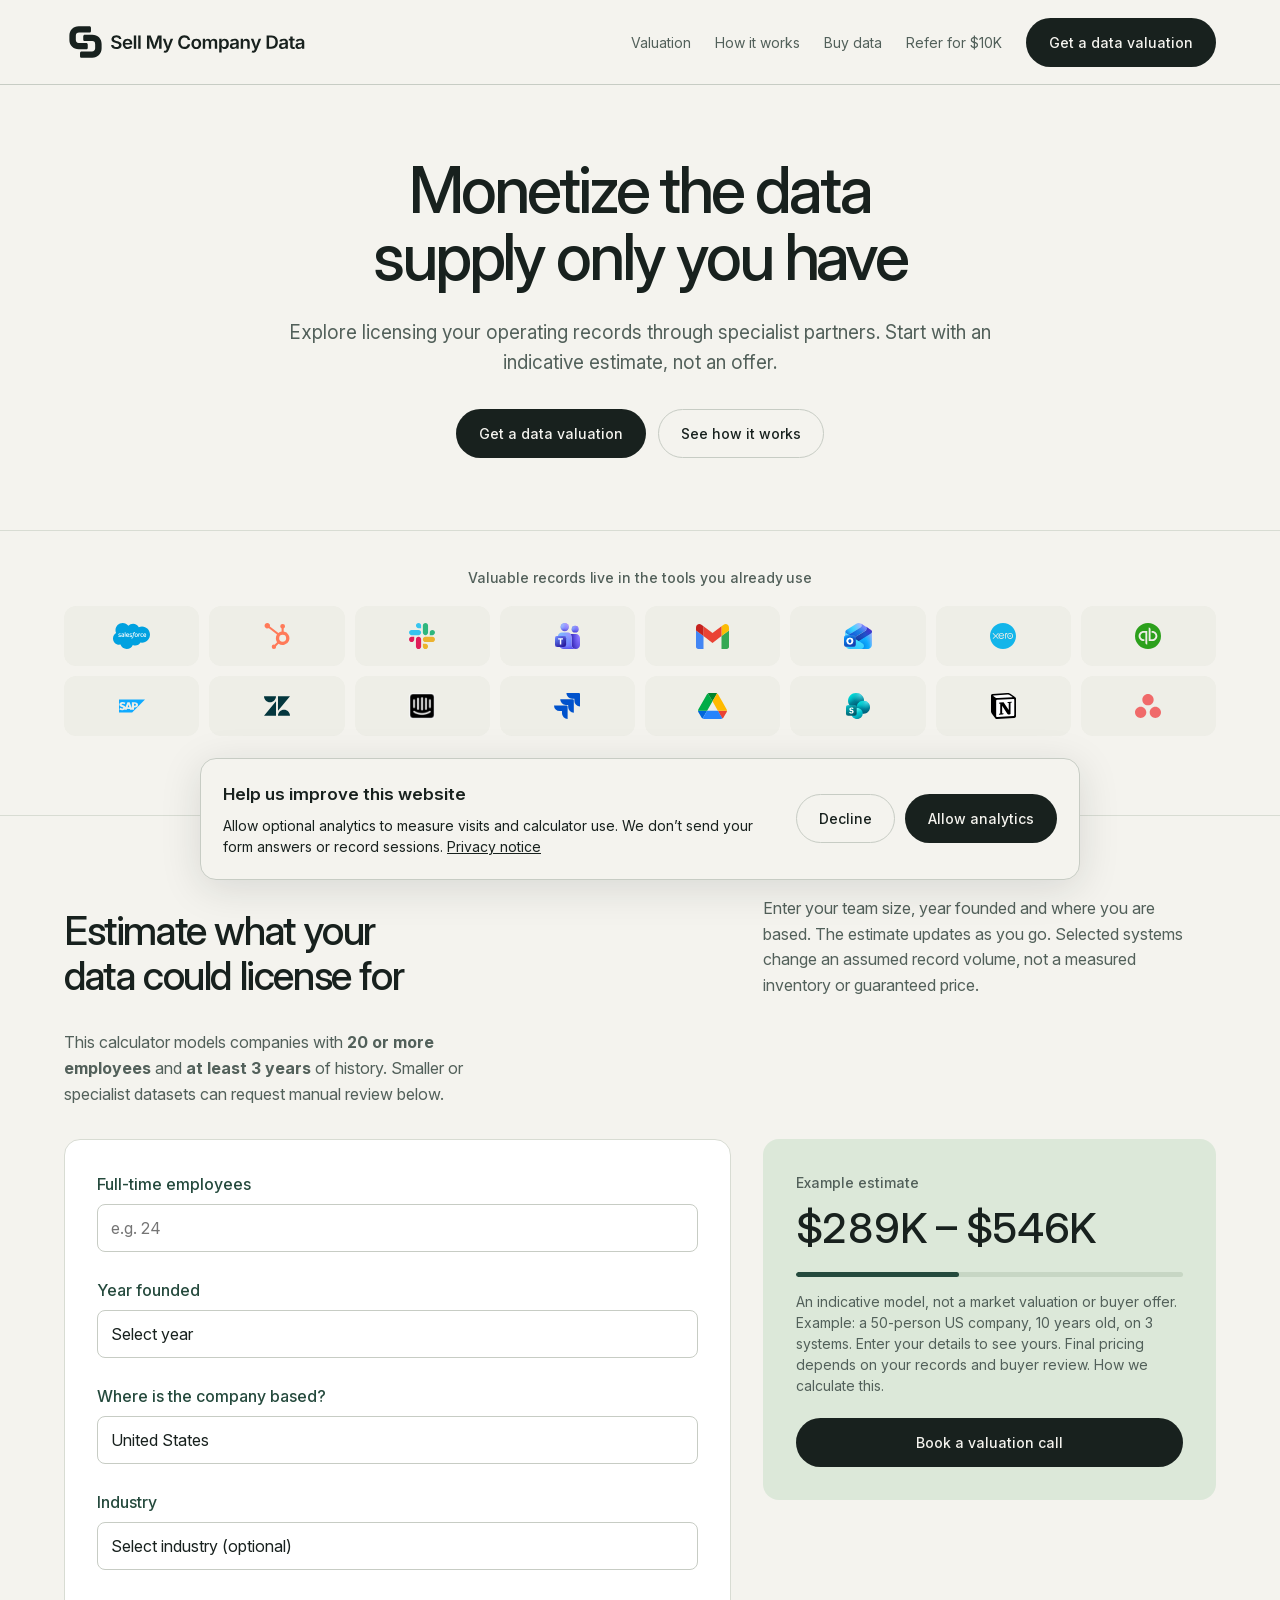
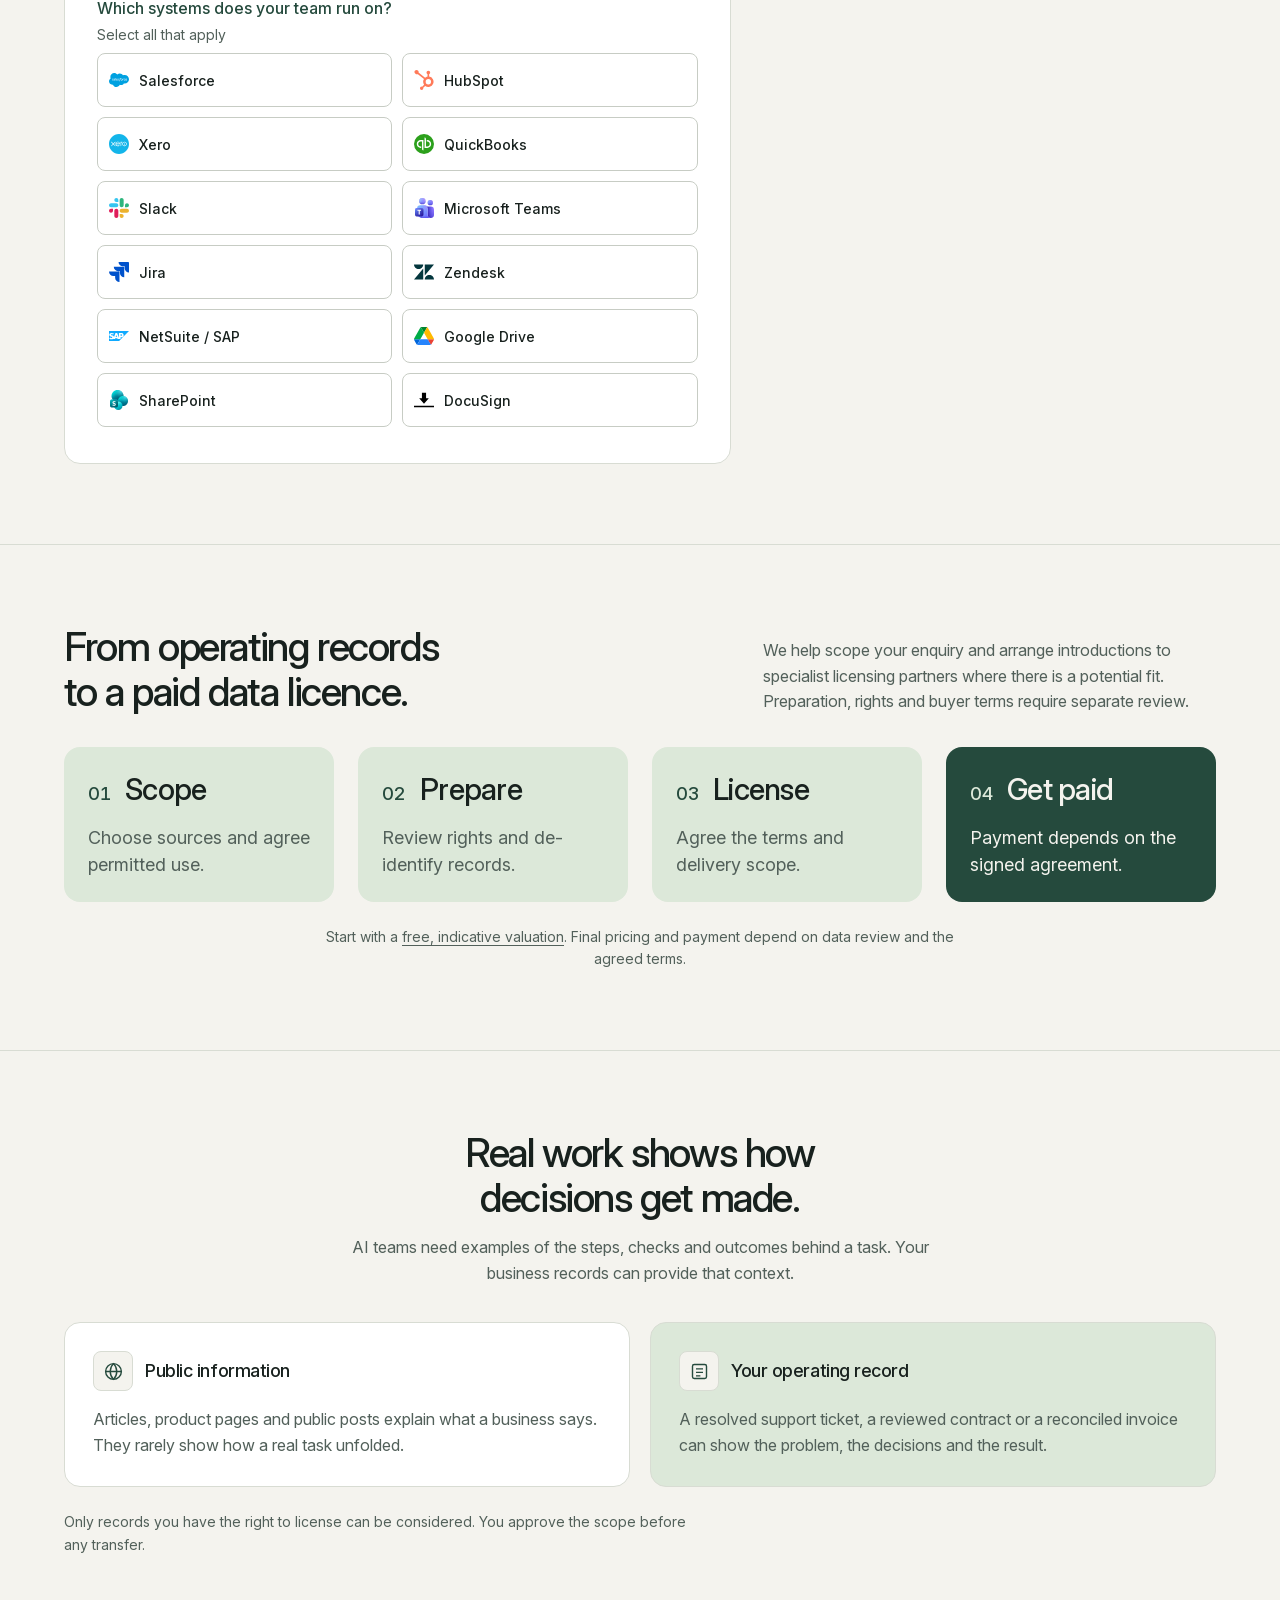
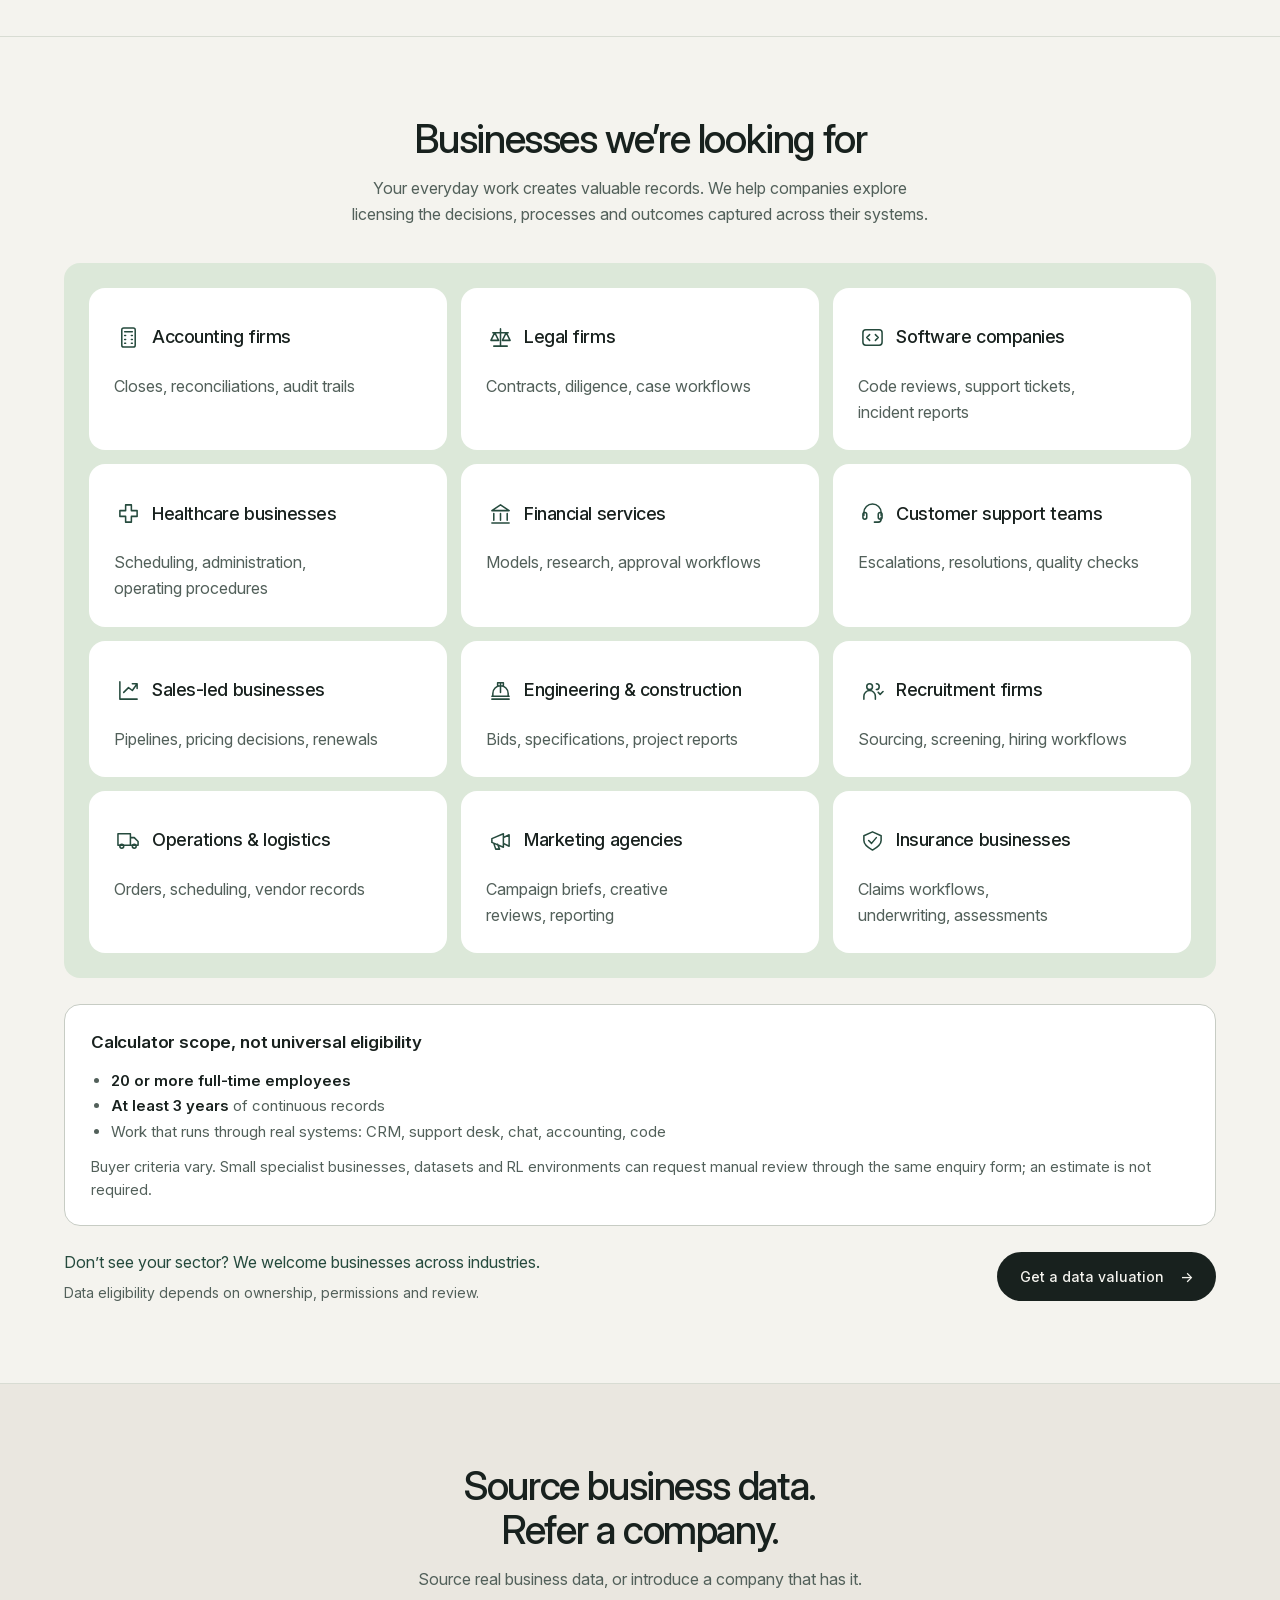
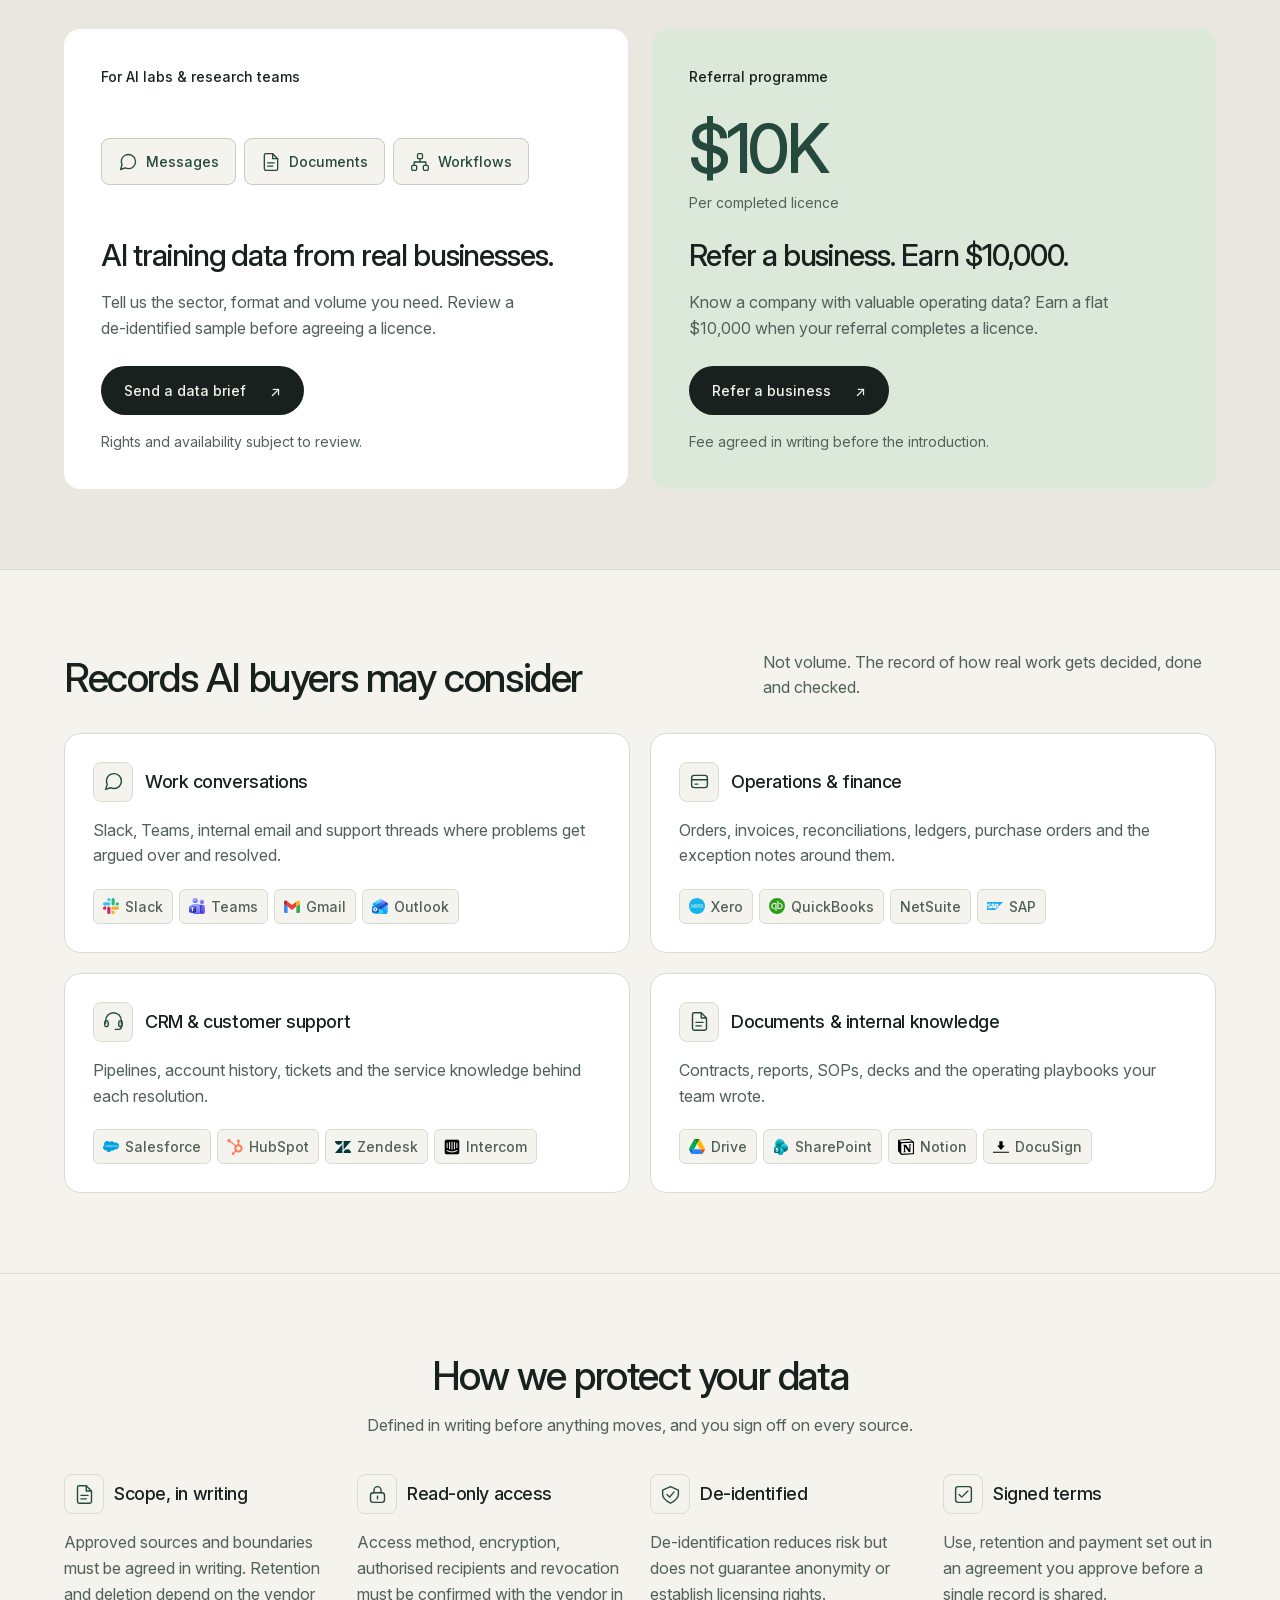
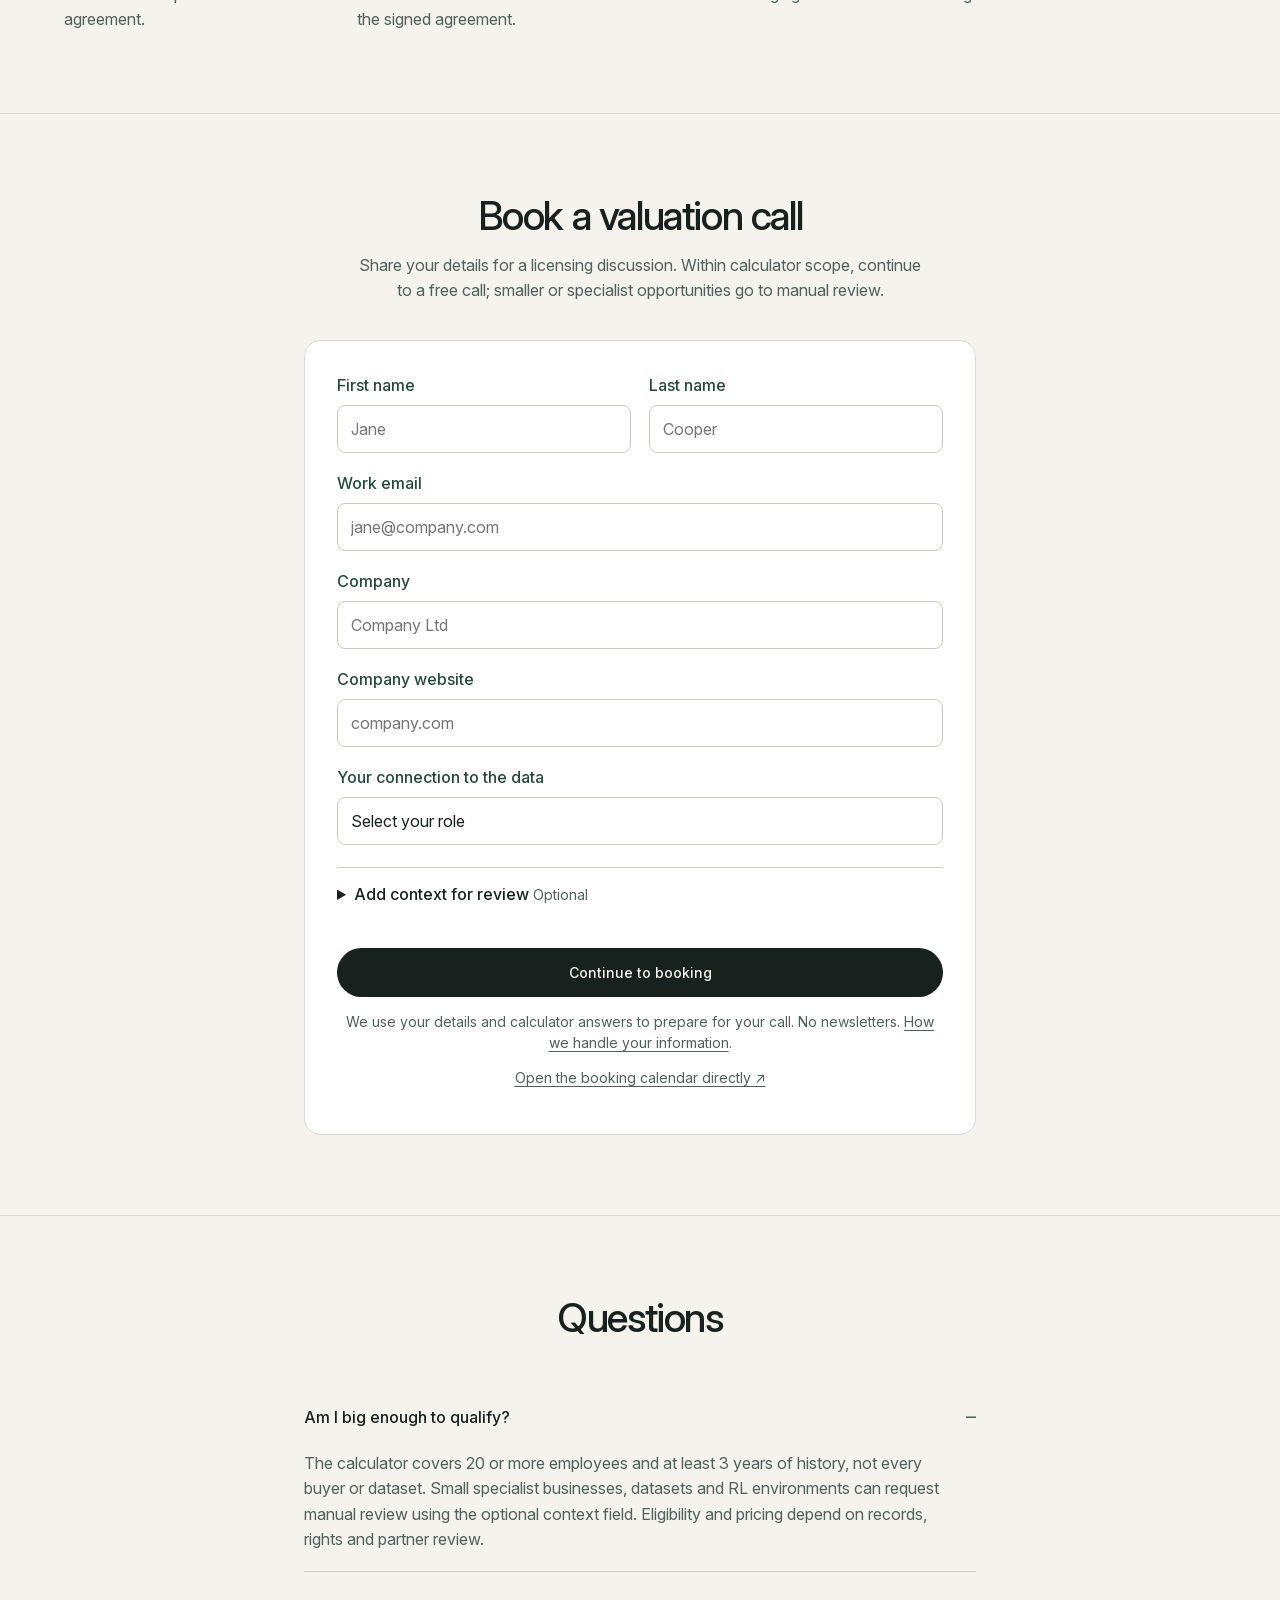
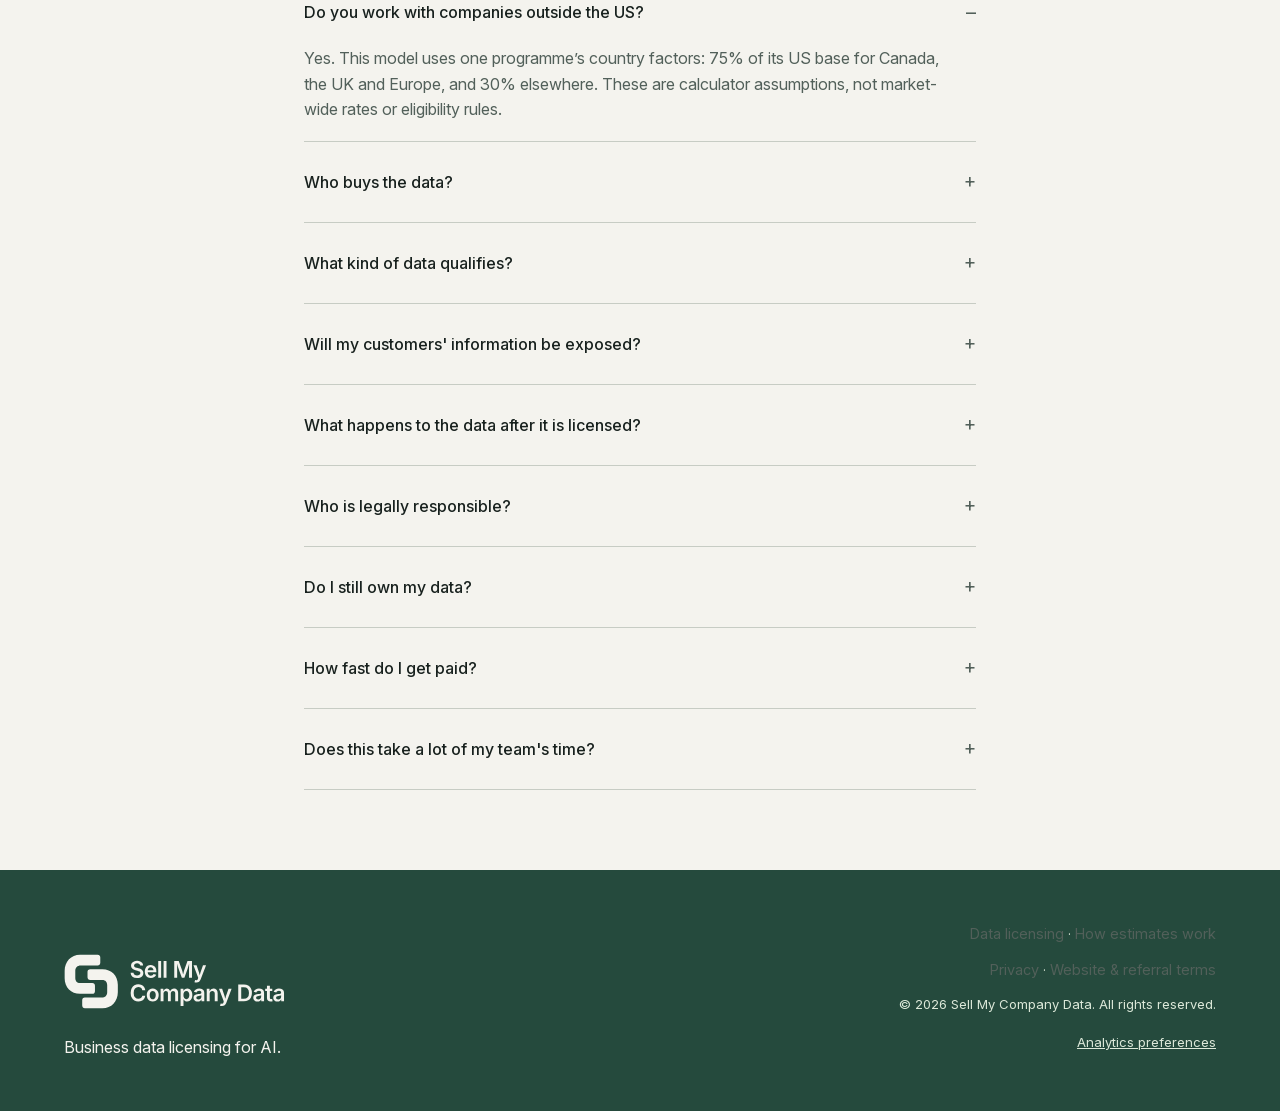
<file: index.html>
<!DOCTYPE html>
<html lang="en">
<head>
<meta charset="utf-8">
<meta name="viewport" content="width=device-width, initial-scale=1, viewport-fit=cover">
<meta name="theme-color" content="#F4F3EE">
<meta name="apple-mobile-web-app-capable" content="yes">
<meta name="mobile-web-app-capable" content="yes">
<meta name="apple-mobile-web-app-title" content="Sell My Company Data">
<meta name="apple-mobile-web-app-status-bar-style" content="default">
<meta name="format-detection" content="telephone=no">
<title>License Your Company Data to AI Labs | Sell My Company Data</title>
<meta name="description" content="Explore licensing your company’s operating data to AI labs. Get a valuation, agree the scope and keep ownership of your data.">
<link rel="canonical" href="https://sellmycompanydata.com/">
<meta property="og:type" content="website">
<meta property="og:site_name" content="Sell My Company Data">
<meta property="og:title" content="License Your Company Data to AI Labs | Sell My Company Data">
<meta property="og:description" content="Explore licensing your company’s operating data to AI labs. Get a valuation, agree the scope and keep ownership of your data.">
<meta property="og:url" content="https://sellmycompanydata.com/">
<meta name="twitter:card" content="summary_large_image">
<meta name="twitter:title" content="License Your Company Data to AI Labs | Sell My Company Data">
<meta name="twitter:description" content="Explore licensing your company’s operating data to AI labs. Get a valuation, agree the scope and keep ownership of your data.">
<meta property="og:image" content="https://sellmycompanydata.com/assets/brand/seller-link-preview.png?v=20261013-2">
<meta property="og:image:width" content="1730">
<meta property="og:image:height" content="909">
<meta property="og:image:alt" content="Get paid for the data your business already creates. $20K–$5M. Keep ownership and approve what you share. Subject to eligibility, data review and agreed terms.">
<meta name="twitter:image" content="https://sellmycompanydata.com/assets/brand/seller-link-preview.png?v=20261013-2">
<link rel="icon" href="/favicon.ico?v=exchange-2" sizes="any">
<link rel="icon" href="/favicon-32.png?v=exchange-2" sizes="32x32" type="image/png">
<link rel="icon" href="/favicon.svg?v=exchange-2" type="image/svg+xml">
<link rel="apple-touch-icon" href="/apple-touch-icon.png?v=exchange-2" sizes="180x180">
<script type="application/ld+json">
{
  "@context": "https://schema.org",
  "@graph": [
    {
      "@type": "Organization",
      "@id": "https://sellmycompanydata.com/#organization",
      "name": "Sell My Company Data",
      "url": "https://sellmycompanydata.com/",
      "logo": {
        "@type": "ImageObject",
        "url": "https://sellmycompanydata.com/assets/brand/horizontal-ink.svg"
      },
      "description": "Business data licensing and indicative valuation for companies, AI labs and research teams."
    },
    {
      "@type": "WebSite",
      "@id": "https://sellmycompanydata.com/#website",
      "name": "Sell My Company Data",
      "url": "https://sellmycompanydata.com/",
      "publisher": {
        "@id": "https://sellmycompanydata.com/#organization"
      },
      "inLanguage": "en"
    },
    {
      "@type": "WebPage",
      "@id": "https://sellmycompanydata.com/#webpage",
      "url": "https://sellmycompanydata.com/",
      "name": "License Your Company Data to AI Labs | Sell My Company Data",
      "description": "Explore licensing your company’s operating data to AI labs. Get a valuation, agree the scope and keep ownership of your data.",
      "isPartOf": {
        "@id": "https://sellmycompanydata.com/#website"
      },
      "about": {
        "@id": "https://sellmycompanydata.com/#organization"
      },
      "inLanguage": "en"
    },
    {
      "@type": "Service",
      "@id": "https://sellmycompanydata.com/#service",
      "name": "Company data valuation and licensing",
      "url": "https://sellmycompanydata.com/",
      "provider": {
        "@id": "https://sellmycompanydata.com/#organization"
      },
      "description": "Turn your company’s operational data into revenue. Get a free indicative valuation and explore licensing de-identified business records to AI teams.",
      "serviceType": "Business data licensing"
    },
    {
      "@type": "FAQPage",
      "@id": "https://sellmycompanydata.com/#faq",
      "mainEntity": [
        {
          "@type": "Question",
          "name": "Am I big enough to qualify?",
          "acceptedAnswer": {
            "@type": "Answer",
            "text": "The calculator covers 20 or more employees and at least 3 years of history, not every buyer or dataset. Small specialist businesses, datasets and RL environments can request manual review using the optional context field. Eligibility and pricing depend on records, rights and partner review."
          }
        },
        {
          "@type": "Question",
          "name": "Do you work with companies outside the US?",
          "acceptedAnswer": {
            "@type": "Answer",
            "text": "Yes. This model uses one programme’s country factors: 75% of its US base for Canada, the UK and Europe, and 30% elsewhere. These are calculator assumptions, not market-wide rates or eligibility rules."
          }
        },
        {
          "@type": "Question",
          "name": "Who buys the data?",
          "acceptedAnswer": {
            "@type": "Answer",
            "text": "We help arrange introductions to specialist licensing partners that assess data for AI training and evaluation. We do not claim direct contracts with frontier labs or guarantee a buyer. Recipients, confidentiality and permitted use must be agreed in writing."
          }
        },
        {
          "@type": "Question",
          "name": "What kind of data qualifies?",
          "acceptedAnswer": {
            "@type": "Answer",
            "text": "Operational records from the tools your team uses daily: CRM pipelines, support tickets, contracts, invoices, project boards, SOPs and internal docs. Suitability depends on reasoning depth, continuity, scarcity, rights and the buyer’s requirements, not headcount alone."
          }
        },
        {
          "@type": "Question",
          "name": "Will my customers' information be exposed?",
          "acceptedAnswer": {
            "@type": "Answer",
            "text": "De-identification reduces risk but does not guarantee anonymity or establish licensing rights. Review personal data, confidentiality and third-party permissions before sharing. The vendor agreement must define safeguards, recipients and restrictions on re-identification."
          }
        },
        {
          "@type": "Question",
          "name": "What happens to the data after it is licensed?",
          "acceptedAnswer": {
            "@type": "Answer",
            "text": "The signed vendor agreement governs use, access, retention and deletion. Do not assume copies or trained models will be deleted at the end of a term. Renewal or resale is not automatic; rights, exclusivity and buyer demand must be reviewed again."
          }
        },
        {
          "@type": "Question",
          "name": "Who is legally responsible?",
          "acceptedAnswer": {
            "@type": "Answer",
            "text": "Responsibilities and warranties depend on the signed agreement and applicable law. Ownership of a system does not by itself give you rights to license every record in it. Review third-party, client and regulated material with appropriate legal advice before sharing."
          }
        },
        {
          "@type": "Question",
          "name": "Do I still own my data?",
          "acceptedAnswer": {
            "@type": "Answer",
            "text": "Yes. This is a licence, not a sale. You keep ownership and the licence is bounded by scope, permitted use and duration."
          }
        },
        {
          "@type": "Question",
          "name": "How fast do I get paid?",
          "acceptedAnswer": {
            "@type": "Answer",
            "text": "There is no guaranteed offer, sale or payment timeline. Review, acceptance, delivery and payment milestones depend on the licensing partner and the signed agreement."
          }
        },
        {
          "@type": "Question",
          "name": "Does this take a lot of my team's time?",
          "acceptedAnswer": {
            "@type": "Answer",
            "text": "Start with a scope discussion. Any export or access, preparation work and de-identification responsibilities must be agreed with the licensing partner before records are shared."
          }
        }
      ]
    }
  ]
}
</script>
<!-- Cloudflare Web Analytics (no cookies, no consent banner needed) -->
<script defer src='https://static.cloudflareinsights.com/beacon.min.js' data-cf-beacon='{"token": "9be904b9d4cc49a1a1bfdaea47fd9573"}'></script>
<!-- End Cloudflare Web Analytics -->
<link rel="stylesheet" href="/styles.css?v=gate-1">
<link rel="stylesheet" href="/responsive.css?v=20261008-cards">
<script defer src="/navigation.js"></script>
<link rel="stylesheet" href="/polish.css?v=3">
<script defer src="/polish.js?v=2"></script>
<link rel="stylesheet" href="/typography.css?v=3">
<link rel="preload" href="/assets/fonts/InterVariable.woff2" as="font" type="font/woff2" crossorigin>
<link rel="stylesheet" href="/brand.css?v=licensing-5">
<link rel="stylesheet" href="/audit.css?v=1">
<script defer src="/site-events.js?v=2"></script>
<script defer src="/attribution.js?v=1"></script>
<meta name="twitter:image:alt" content="Get paid for the data your business already creates. $20K–$5M. Keep ownership and approve what you share. Subject to eligibility, data review and agreed terms.">
<meta name="robots" content="index, follow, max-image-preview:large, max-snippet:-1, max-video-preview:-1">
<link rel="stylesheet" href="/analytics.css?v=1">
<script defer src="/analytics-config.js?v=2"></script>
<script defer src="/analytics.js?v=1"></script>
<link rel="stylesheet" href="/mobile.css?v=20261011-calc">
</head>
<body class="seller-page">

<header><div class="wrap">
  <a class="brand" href="#top"><img src="/assets/brand/horizontal-ink.svg" alt="Sell My Company Data" width="252" height="44"></a>
  <button class="menu-toggle" type="button" aria-controls="site-nav" aria-expanded="false" aria-label="Open menu"><svg width="20" height="20" viewBox="0 0 20 20" fill="none" aria-hidden="true"><path d="M4 7h12M4 13h12" stroke="currentColor" stroke-width="1.6" stroke-linecap="round"/></svg></button>
  <nav id="site-nav" aria-label="Main navigation">
    <a href="#value">Valuation</a>
    <a href="#how">How it works</a>
    <a href="/buyers/">Buy data</a>
    <a href="/refer/">Refer for $10K</a>
    <a class="btn btn-primary" href="#value">Get a data valuation</a>
  </nav>
</div></header>
<nav class="mobile-routes" aria-label="Main destinations"><a href="/"><svg viewBox="0 0 24 24" width="22" height="22" fill="none" stroke="currentColor" stroke-width="1.7" stroke-linecap="round" stroke-linejoin="round" aria-hidden="true"><path d="M4 7h16v13H4zM8 7V4h8v3M4 12h16M10 12v3h4v-3"/></svg><span>Sell data</span></a><a href="/buyers/"><svg viewBox="0 0 24 24" width="22" height="22" fill="none" stroke="currentColor" stroke-width="1.7" stroke-linecap="round" stroke-linejoin="round" aria-hidden="true"><circle cx="10" cy="10" r="6"/><path d="m15 15 5 5"/></svg><span>Buy data</span></a><a href="/refer/"><svg viewBox="0 0 24 24" width="22" height="22" fill="none" stroke="currentColor" stroke-width="1.7" stroke-linecap="round" stroke-linejoin="round" aria-hidden="true"><path d="M20 12v8H4v-8M3 8h18v4H3zM12 8v12"/><path d="M12 8H8a3 3 0 1 1 3-3l1 3Zm0 0h4a3 3 0 1 0-3-3l-1 3Z"/></svg><span>Refer for $10K</span></a></nav>

<div class="appbar" id="appbar">
  <div class="appbar-inner">
    <div class="est">
      <div class="k" id="appbar-label">Example estimate</div>
      <div class="v" id="appbar-v">$289K &ndash; $546K</div>
    </div>
    <a class="btn btn-primary" id="appbar-btn" href="#apply">Book a call</a>
  </div>
</div>

<main>
<div class="hero wrap exchange-hero" id="top">
 <div class="hero-copy">
  <h1><span class="desktop-heading">Monetize the data<br> supply only you have</span><span class="mobile-heading">Get paid for your company data</span></h1>
  <p>Explore licensing your operating records through specialist partners. Start with an indicative estimate, not an offer.</p>
  <div class="actions">
    <a class="btn btn-primary btn-lg" href="#value">Get a data valuation</a>
    <a class="btn btn-ghost btn-lg" href="#how">See how it works</a>
  </div>
 </div>
</div>

<section class="logoband">
  <div class="wrap">
    <p class="logoband-label">Valuable records live in the tools you already use</p>
    <div class="logowall">
      <div class="logotile"><img src="/logos/salesforce.svg" alt="Salesforce" loading="lazy" width="104" height="26"></div>
      <div class="logotile"><img src="/logos/hubspot.svg" alt="HubSpot" loading="lazy" width="104" height="26"></div>
      <div class="logotile"><img src="/logos/slack.svg" alt="Slack" loading="lazy" width="104" height="26"></div>
      <div class="logotile"><img src="/logos/microsoftteams.svg" alt="Microsoft Teams" loading="lazy" width="104" height="26"></div>
      <div class="logotile"><img src="/logos/gmail.svg" alt="Gmail" loading="lazy" width="104" height="26"></div>
      <div class="logotile"><img src="/logos/outlook.svg" alt="Microsoft Outlook" loading="lazy" width="104" height="26"></div>
      <div class="logotile"><img src="/logos/xero.svg" alt="Xero" loading="lazy" width="104" height="26"></div>
      <div class="logotile"><img src="/logos/quickbooks.svg" alt="QuickBooks" loading="lazy" width="104" height="26"></div>
      <div class="logotile"><img src="/logos/sap.svg" alt="SAP" loading="lazy" width="104" height="26"></div>
      <div class="logotile"><img src="/logos/zendesk.svg" alt="Zendesk" loading="lazy" width="104" height="26"></div>
      <div class="logotile"><img src="/logos/intercom.png" alt="Intercom" loading="lazy" width="104" height="26"></div>
      <div class="logotile"><img src="/logos/jira.svg" alt="Jira" loading="lazy" width="104" height="26"></div>
      <div class="logotile"><img src="/logos/googledrive.svg" alt="Google Drive" loading="lazy" width="104" height="26"></div>
      <div class="logotile"><img src="/logos/sharepoint.svg" alt="SharePoint" loading="lazy" width="104" height="26"></div>
      <div class="logotile"><img src="/logos/notion.svg" alt="Notion" loading="lazy" width="104" height="26"></div>
      <div class="logotile"><img src="/logos/asana.svg" alt="Asana" loading="lazy" width="104" height="26"></div>
    </div>
    <p class="logowall-note">Read-only access. Nothing leaves your systems until you approve the scope.</p>
  </div>
</section>

<section id="value">
  <div class="wrap">
    <div class="sec-head">
      <h2>Estimate what your data could license for</h2>
      <p>Enter your team size, year founded and where you are based. The estimate updates as you go. Selected systems change an assumed record volume, not a measured inventory or guaranteed price.</p>
      <p class="bar-note">This calculator models companies with <b>20 or more employees</b> and <b>at least 3 years</b> of history. Smaller or specialist datasets can request manual review below.</p>
    </div>
    <div class="calc">
      <div class="result">
        <div class="k" id="estimate-label">Example estimate</div>
        <div class="val" id="range" role="status" aria-live="polite" aria-atomic="true">$289K &ndash; $546K</div>
        <div class="bar" id="bar-wrap"><i id="bar"></i></div>
        <div class="note" id="estimate-note">An indicative model, not a market valuation or buyer offer. <span id="estimate-hint">Example: a 50-person US company, 10 years old, on 3 systems. Enter your details to see yours. </span>Final pricing depends on your records and buyer review. <a href="/data-valuation/">How we calculate this</a>.</div>
        <p class="note estimate-detail" id="estimate-detail" hidden></p>
        <div id="notfit" hidden>
          <p class="notfit-h">Outside the calculator scope</p>
          <p>This model only estimates companies with <b>20 or more employees</b> and <b>at least 3 years</b> of history. This is not a universal buyer rule.</p>
          <p>Small specialist businesses, datasets and reinforcement-learning (RL) environments can request manual review. Use the optional context field below to describe your records, history and rights. Review does not guarantee eligibility or an offer.</p>
        </div>
        <a class="btn btn-primary btn-block" id="calc-cta" href="#apply">Book a valuation call</a>
      </div>
      <div class="panel">
        <div class="field">
          <label for="emp">Full-time employees</label>
          <input id="emp" type="number" min="1" step="1" inputmode="numeric" placeholder="e.g. 24">
        </div>
        <div class="field">
          <label for="yr">Year founded</label>
          <select id="yr"></select>
        </div>
        <div class="field">
          <label for="ctry">Where is the company based?</label>
          <select id="ctry">
            <option value="us">United States</option>
            <option value="ca">Canada</option>
            <option value="uk">United Kingdom</option>
            <option value="eu">Europe (EU, EEA or Switzerland)</option>
            <option value="anz">Australia or New Zealand</option>
            <option value="other">Somewhere else</option>
          </select>
        </div>
        <div class="field">
          <label for="ind">Industry</label>
          <select id="ind">
            <option value="">Select industry (optional)</option><option value="General / other">General / other</option>
            <option value="Accounting &amp; bookkeeping">Accounting &amp; bookkeeping</option>
            <option value="Legal">Legal</option>
            <option value="Healthcare">Healthcare</option>
            <option value="Chemistry &amp; materials">Chemistry &amp; materials</option>
            <option value="Semiconductors">Semiconductors</option>
            <option value="Manufacturing">Manufacturing</option>
            <option value="Logistics &amp; 3PL">Logistics &amp; 3PL</option>
            <option value="Financial services">Financial services</option>
            <option value="Software &amp; SaaS">Software &amp; SaaS</option>
          </select>
        </div>
        <div class="field" style="margin-bottom:4px">
          <label>Which systems does your team run on? <span class="hint">Select all that apply</span></label>
          <div class="chips" id="sys">
            <button type="button" class="chip system-choice"><span class="brand-mark"><img src="/logos/salesforce.svg" alt="" width="20" height="20"></span><span>Salesforce</span></button>
            <button type="button" class="chip system-choice"><span class="brand-mark"><img src="/logos/hubspot.svg" alt="" width="20" height="20"></span><span>HubSpot</span></button>
            <button type="button" class="chip system-choice"><span class="brand-mark"><img src="/logos/xero.svg" alt="" width="20" height="20"></span><span>Xero</span></button>
            <button type="button" class="chip system-choice"><span class="brand-mark"><img src="/logos/quickbooks.svg" alt="" width="20" height="20"></span><span>QuickBooks</span></button>
            <button type="button" class="chip system-choice"><span class="brand-mark"><img src="/logos/slack.svg" alt="" width="20" height="20"></span><span>Slack</span></button>
            <button type="button" class="chip system-choice"><span class="brand-mark"><img src="/logos/microsoftteams.svg" alt="" width="20" height="20"></span><span>Microsoft Teams</span></button>
            <button type="button" class="chip system-choice"><span class="brand-mark"><img src="/logos/jira.svg" alt="" width="20" height="20"></span><span>Jira</span></button>
            <button type="button" class="chip system-choice"><span class="brand-mark"><img src="/logos/zendesk.svg" alt="" width="20" height="20"></span><span>Zendesk</span></button>
            <button type="button" class="chip system-choice"><span class="brand-mark"><img src="/logos/sap.svg" alt="" width="20" height="20"></span><span>NetSuite / SAP</span></button>
            <button type="button" class="chip system-choice"><span class="brand-mark"><img src="/logos/googledrive.svg" alt="" width="20" height="20"></span><span>Google Drive</span></button>
            <button type="button" class="chip system-choice"><span class="brand-mark"><img src="/logos/sharepoint.svg" alt="" width="20" height="20"></span><span>SharePoint</span></button>
            <button type="button" class="chip system-choice"><span class="brand-mark"><img src="/logos/docusign.svg" alt="" width="20" height="20"></span><span>DocuSign</span></button>
          </div>
        </div>
      </div>


    </div>
  </div>
</section>

<section id="how">
  <div class="wrap">
    <div class="sec-head"><h2>From operating records to a paid data licence.</h2><p>We help scope your enquiry and arrange introductions to specialist licensing partners where there is a potential fit. Preparation, rights and buyer terms require separate review.</p></div>
    <ol class="licensing-steps">
      <li><div class="process-heading"><span class="process-number">01</span><h3>Scope</h3></div><p>Choose sources and agree permitted use.</p></li>
      <li><div class="process-heading"><span class="process-number">02</span><h3>Prepare</h3></div><p>Review rights and de-identify records.</p></li>
      <li><div class="process-heading"><span class="process-number">03</span><h3>License</h3></div><p>Agree the terms and delivery scope.</p></li>
      <li><div class="process-heading"><span class="process-number">04</span><h3>Get paid</h3></div><p>Payment depends on the signed agreement.</p></li>
    </ol>
    <p class="section-note">Start with a <a href="#value">free, indicative valuation</a>. Final pricing and payment depend on data review and the agreed terms.</p>
  </div>
</section>

<section id="why-data" aria-labelledby="why-data-title"><div class="wrap">
 <div class="sec-head"><h2 id="why-data-title">Real work shows how decisions get made.</h2><p>AI teams need examples of the steps, checks and outcomes behind a task. Your business records can provide that context.</p></div>
 <div class="grid2 explanation-grid">
  <article class="card"><div class="card-heading"><span class="section-icon" aria-hidden="true"><svg viewBox="0 0 24 24" fill="none" stroke="currentColor" stroke-width="1.6"><circle cx="12" cy="12" r="9"/><path d="M3 12h18M12 3c-5 5-5 13 0 18 5-5 5-13 0-18Z"/></svg></span><h3>Public information</h3></div><p>Articles, product pages and public posts explain what a business says. They rarely show how a real task unfolded.</p></article>
  <article class="card private-record"><div class="card-heading"><span class="section-icon" aria-hidden="true"><svg viewBox="0 0 24 24" fill="none" stroke="currentColor" stroke-width="1.6"><rect x="4" y="4" width="16" height="16" rx="2"/><path d="M8 9h8M8 13h8M8 17h5"/></svg></span><h3>Your operating record</h3></div><p>A resolved support ticket, a reviewed contract or a reconciled invoice can show the problem, the decisions and the result.</p></article>
 </div><p class="section-note">Only records you have the right to license can be considered. You approve the scope before any transfer.</p>
</div></section>

<section id="business-fit" aria-labelledby="business-fit-title"><div class="wrap">
 <div class="sec-head"><h2 id="business-fit-title">Businesses we’re looking for</h2><p>Your everyday work creates valuable records. We help companies explore licensing the decisions, processes and outcomes captured across their systems.</p></div>
 <div class="business-grid" id="industry-grid"><article class="business-card"><div class="card-heading"><span class="section-icon" aria-hidden="true"><svg viewBox="0 0 24 24" fill="none" stroke="currentColor" stroke-width="1.6" stroke-linecap="round" stroke-linejoin="round"><rect x="5" y="2" width="14" height="20" rx="2"/><path d="M8 6h8M8 10h1M15 10h1M8 14h1M15 14h1M8 18h1M15 18h1"/></svg></span><h3>Accounting firms</h3></div><p>Closes, reconciliations, audit trails</p></article><article class="business-card"><div class="card-heading"><span class="section-icon" aria-hidden="true"><svg viewBox="0 0 24 24" fill="none" stroke="currentColor" stroke-width="1.6" stroke-linecap="round" stroke-linejoin="round"><path d="M12 3v18M5 21h14M4 7h16M6 7l-4 8h8L6 7zm12 0-4 8h8l-4-8z"/></svg></span><h3>Legal firms</h3></div><p>Contracts, diligence, case workflows</p></article><article class="business-card"><div class="card-heading"><span class="section-icon" aria-hidden="true"><svg viewBox="0 0 24 24" fill="none" stroke="currentColor" stroke-width="1.6" stroke-linecap="round" stroke-linejoin="round"><rect x="2" y="4" width="20" height="16" rx="3"/><path d="m9 9-3 3 3 3m6-6 3 3-3 3"/></svg></span><h3>Software companies</h3></div><p>Code reviews, support tickets, incident reports</p></article><article class="business-card"><div class="card-heading"><span class="section-icon" aria-hidden="true"><svg viewBox="0 0 24 24" fill="none" stroke="currentColor" stroke-width="1.6" stroke-linecap="round" stroke-linejoin="round"><path d="M9 3h6v6h6v6h-6v6H9v-6H3V9h6z"/></svg></span><h3>Healthcare businesses</h3></div><p>Scheduling, administration, operating procedures</p></article><article class="business-card"><div class="card-heading"><span class="section-icon" aria-hidden="true"><svg viewBox="0 0 24 24" fill="none" stroke="currentColor" stroke-width="1.6" stroke-linecap="round" stroke-linejoin="round"><path d="m3 9 9-6 9 6H3zm2 3v7m7-7v7m7-7v7M3 22h18"/></svg></span><h3>Financial services</h3></div><p>Models, research, approval workflows</p></article><article class="business-card"><div class="card-heading"><span class="section-icon" aria-hidden="true"><svg viewBox="0 0 24 24" fill="none" stroke="currentColor" stroke-width="1.6" stroke-linecap="round" stroke-linejoin="round"><path d="M3 14v-3a9 9 0 0 1 18 0v3M21 16v2a3 3 0 0 1-3 3h-4"/><rect x="2" y="11" width="4" height="7" rx="2"/><rect x="18" y="11" width="4" height="7" rx="2"/></svg></span><h3>Customer support teams</h3></div><p>Escalations, resolutions, quality checks</p></article><article class="business-card"><div class="card-heading"><span class="section-icon" aria-hidden="true"><svg viewBox="0 0 24 24" fill="none" stroke="currentColor" stroke-width="1.6" stroke-linecap="round" stroke-linejoin="round"><path d="M3 3v18h18M7 14l5-5 4 3 5-7M16 5h5v5"/></svg></span><h3>Sales-led businesses</h3></div><p>Pipelines, pricing decisions, renewals</p></article><article class="business-card"><div class="card-heading"><span class="section-icon" aria-hidden="true"><svg viewBox="0 0 24 24" fill="none" stroke="currentColor" stroke-width="1.6" stroke-linecap="round" stroke-linejoin="round"><path d="M3 18h18M4 18v-3a8 8 0 0 1 16 0v3M9 7V4h6v3M12 4v10M3 21h18"/></svg></span><h3>Engineering &amp; construction</h3></div><p>Bids, specifications, project reports</p></article><article class="business-card"><div class="card-heading"><span class="section-icon" aria-hidden="true"><svg viewBox="0 0 24 24" fill="none" stroke="currentColor" stroke-width="1.6" stroke-linecap="round" stroke-linejoin="round"><circle cx="9" cy="8" r="3"/><path d="M3 21v-3a6 6 0 0 1 12 0v3M16 5a3 3 0 0 1 0 6m2 3 2 2 3-3"/></svg></span><h3>Recruitment firms</h3></div><p>Sourcing, screening, hiring workflows</p></article><article class="business-card"><div class="card-heading"><span class="section-icon" aria-hidden="true"><svg viewBox="0 0 24 24" fill="none" stroke="currentColor" stroke-width="1.6" stroke-linecap="round" stroke-linejoin="round"><path d="M1 5h13v12H1zM14 9h4l4 4v4h-8"/><circle cx="5" cy="18" r="2"/><circle cx="18" cy="18" r="2"/></svg></span><h3>Operations &amp; logistics</h3></div><p>Orders, scheduling, vendor records</p></article><article class="business-card"><div class="card-heading"><span class="section-icon" aria-hidden="true"><svg viewBox="0 0 24 24" fill="none" stroke="currentColor" stroke-width="1.6" stroke-linecap="round" stroke-linejoin="round"><path d="m3 10 12-5v14L3 14zM15 9l6-3v12l-6-3M5 15l2 6h4l-2-5"/></svg></span><h3>Marketing agencies</h3></div><p>Campaign briefs, creative reviews, reporting</p></article><article class="business-card"><div class="card-heading"><span class="section-icon" aria-hidden="true"><svg viewBox="0 0 24 24" fill="none" stroke="currentColor" stroke-width="1.6" stroke-linecap="round" stroke-linejoin="round"><path d="m12 3-9 4v5c0 5 9 10 9 10s9-5 9-10V7zM8 12l3 3 5-6"/></svg></span><h3>Insurance businesses</h3></div><p>Claims workflows, underwriting, assessments</p></article></div>
 <button class="btn btn-ghost industry-toggle" type="button" aria-controls="industry-grid" aria-expanded="false" hidden>See all 12 industries</button>
 <div class="who-qualifies">
  <h3>Calculator scope, not universal eligibility</h3>
  <ul>
   <li><b>20 or more full-time employees</b></li>
   <li><b>At least 3 years</b> of continuous records</li>
   <li>Work that runs through real systems: CRM, support desk, chat, accounting, code</li>
  </ul>
  <p>Buyer criteria vary. Small specialist businesses, datasets and RL environments can request manual review through the same enquiry form; an estimate is not required.</p>
 </div>
 <div class="business-fit-footer"><p>Don’t see your sector? We welcome businesses across industries.<span>Data eligibility depends on ownership, permissions and review.</span></p><a class="btn btn-primary" href="#value">Get a data valuation <span aria-hidden="true">→</span></a></div>
</div></section>

<section id="buy-and-refer" class="pathways"><div class="wrap">
 <div class="sec-head"><h2>Source business data. Refer a company.</h2><p>Source real business data, or introduce a company that has it.</p></div>
 <div class="path-grid">
  <article class="path-card buyer-path"><span class="small-label">For AI labs &amp; research teams</span><div class="path-graphic"><span><svg width="20" height="20" viewBox="0 0 24 24" fill="none" stroke="currentColor" stroke-width="1.6" stroke-linecap="round" stroke-linejoin="round" aria-hidden="true"><path d="M21 11.5a8.4 8.4 0 0 1-.9 3.8 8.5 8.5 0 0 1-7.6 4.7 8.4 8.4 0 0 1-3.8-.9L3 21l1.9-5.7a8.4 8.4 0 0 1-.9-3.8 8.5 8.5 0 0 1 4.7-7.6 8.4 8.4 0 0 1 3.8-.9h.5a8.5 8.5 0 0 1 8 8v.5Z"/></svg>Messages</span><span><svg width="20" height="20" viewBox="0 0 24 24" fill="none" stroke="currentColor" stroke-width="1.6" stroke-linecap="round" stroke-linejoin="round" aria-hidden="true"><path d="M14 2H6a2 2 0 0 0-2 2v16a2 2 0 0 0 2 2h12a2 2 0 0 0 2-2V8Z"/><path d="M14 2v6h6M8 13h8M8 17h6"/></svg>Documents</span><span><svg width="20" height="20" viewBox="0 0 24 24" fill="none" stroke="currentColor" stroke-width="1.6" stroke-linecap="round" stroke-linejoin="round" aria-hidden="true"><rect x="9" y="2" width="6" height="6" rx="1.5"/><rect x="2" y="16" width="6" height="6" rx="1.5"/><rect x="16" y="16" width="6" height="6" rx="1.5"/><path d="M12 8v4M5 16v-4h14v4"/></svg>Workflows</span></div><h3>AI training data from real businesses.</h3><p>Tell us the sector, format and volume you need. Review a de-identified sample before agreeing a licence.</p><a class="btn btn-primary" href="/buyers/">Send a data brief <span aria-hidden="true">↗︎</span></a><span class="path-note">Rights and availability subject to review.</span></article>
  <article class="path-card referral-path"><span class="small-label">Referral programme</span><div class="referral-amount" aria-hidden="true">$10K<span>Per completed licence</span></div><h3>Refer a business. Earn $10,000.</h3><p>Know a company with valuable operating data? Earn a flat $10,000 when your referral completes a licence.</p><a class="btn btn-primary" href="/refer/">Refer a business <span aria-hidden="true">↗︎</span></a><span class="path-note">Fee agreed in writing before the introduction.</span></article>
 </div></div></section>

<section id="what">
  <div class="wrap">
    <div class="sec-head">
      <h2>Records AI buyers may consider</h2>
      <p>Not volume. The record of how real work gets decided, done and checked.</p>
    </div>
    <div class="grid2">
      <div class="card">
        <div class="card-heading"><span class="section-icon" aria-hidden="true"><svg viewBox="0 0 24 24" fill="none" stroke="currentColor" stroke-width="1.6" stroke-linecap="round" stroke-linejoin="round"><path d="M21 11.5a8.4 8.4 0 0 1-.9 3.8 8.5 8.5 0 0 1-7.6 4.7 8.4 8.4 0 0 1-3.8-.9L3 21l1.9-5.7a8.4 8.4 0 0 1-.9-3.8 8.5 8.5 0 0 1 4.7-7.6 8.4 8.4 0 0 1 3.8-.9h.5a8.5 8.5 0 0 1 8 8z"/></svg></span><h3>Work conversations</h3></div>
        <p>Slack, Teams, internal email and support threads where problems get argued over and resolved.</p>
        <div class="tags"><span><img src="/logos/slack.svg" alt="" width="16" height="16">Slack</span><span><img src="/logos/microsoftteams.svg" alt="" width="16" height="16">Teams</span><span><img src="/logos/gmail.svg" alt="" width="16" height="16">Gmail</span><span><img src="/logos/outlook.svg" alt="" width="16" height="16">Outlook</span></div>
      </div>
      <div class="card">
        <div class="card-heading"><span class="section-icon" aria-hidden="true"><svg viewBox="0 0 24 24" fill="none" stroke="currentColor" stroke-width="1.6" stroke-linecap="round" stroke-linejoin="round"><rect x="3" y="5" width="18" height="14" rx="3"/><path d="M3 10h18M7 15h3"/></svg></span><h3>Operations &amp; finance</h3></div>
        <p>Orders, invoices, reconciliations, ledgers, purchase orders and the exception notes around them.</p>
        <div class="tags"><span><img src="/logos/xero.svg" alt="" width="16" height="16">Xero</span><span><img src="/logos/quickbooks.svg" alt="" width="16" height="16">QuickBooks</span><span>NetSuite</span><span><img src="/logos/sap.svg" alt="" width="16" height="16">SAP</span></div>
      </div>
      <div class="card">
        <div class="card-heading"><span class="section-icon" aria-hidden="true"><svg viewBox="0 0 24 24" fill="none" stroke="currentColor" stroke-width="1.6" stroke-linecap="round" stroke-linejoin="round"><path d="M3 14v-3a9 9 0 0 1 18 0v3M21 16v2a3 3 0 0 1-3 3h-4"/><rect x="2" y="11" width="4" height="7" rx="2"/><rect x="18" y="11" width="4" height="7" rx="2"/></svg></span><h3>CRM &amp; customer support</h3></div>
        <p>Pipelines, account history, tickets and the service knowledge behind each resolution.</p>
        <div class="tags"><span><img src="/logos/salesforce.svg" alt="" width="16" height="16">Salesforce</span><span><img src="/logos/hubspot.svg" alt="" width="16" height="16">HubSpot</span><span><img src="/logos/zendesk.svg" alt="" width="16" height="16">Zendesk</span><span><img src="/logos/intercom.png" alt="" width="16" height="16">Intercom</span></div>
      </div>
      <div class="card">
        <div class="card-heading"><span class="section-icon" aria-hidden="true"><svg viewBox="0 0 24 24" fill="none" stroke="currentColor" stroke-width="1.6" stroke-linecap="round" stroke-linejoin="round"><path d="M14 2H6a2 2 0 0 0-2 2v16a2 2 0 0 0 2 2h12a2 2 0 0 0 2-2V8zM14 2v6h6M8 13h8M8 17h6"/></svg></span><h3>Documents &amp; internal knowledge</h3></div>
        <p>Contracts, reports, SOPs, decks and the operating playbooks your team wrote.</p>
        <div class="tags"><span><img src="/logos/googledrive.svg" alt="" width="16" height="16">Drive</span><span><img src="/logos/sharepoint.svg" alt="" width="16" height="16">SharePoint</span><span><img src="/logos/notion.svg" alt="" width="16" height="16">Notion</span><span><img src="/logos/docusign.svg" alt="" width="16" height="16">DocuSign</span></div>
      </div>
    </div>
  </div>
</section>

<section>
  <div class="wrap">
    <div class="sec-head">
      <h2>How we protect your data</h2>
      <p>Defined in writing before anything moves, and you sign off on every source.</p>
    </div>
    <div class="trustgrid">
      <div><div class="card-heading"><span class="section-icon" aria-hidden="true"><svg viewBox="0 0 24 24" fill="none" stroke="currentColor" stroke-width="1.6" stroke-linecap="round" stroke-linejoin="round"><path d="M14 2H6a2 2 0 0 0-2 2v16a2 2 0 0 0 2 2h12a2 2 0 0 0 2-2V8zM14 2v6h6M8 13h8M8 17h6"/></svg></span><h3>Scope, in writing</h3></div><p>Approved sources and boundaries must be agreed in writing. Retention and deletion depend on the vendor agreement.</p></div>
      <div><div class="card-heading"><span class="section-icon" aria-hidden="true"><svg viewBox="0 0 24 24" fill="none" stroke="currentColor" stroke-width="1.6" stroke-linecap="round" stroke-linejoin="round"><rect x="4" y="10" width="16" height="11" rx="3"/><path d="M8 10V7a4 4 0 0 1 8 0v3M12 14v3"/></svg></span><h3>Read-only access</h3></div><p>Access method, encryption, authorised recipients and revocation must be confirmed with the vendor in the signed agreement.</p></div>
      <div><div class="card-heading"><span class="section-icon" aria-hidden="true"><svg viewBox="0 0 24 24" fill="none" stroke="currentColor" stroke-width="1.6" stroke-linecap="round" stroke-linejoin="round"><path d="M12 3 3 7v5c0 5 9 10 9 10s9-5 9-10V7zM8 12l3 3 5-6"/></svg></span><h3>De-identified</h3></div><p>De-identification reduces risk but does not guarantee anonymity or establish licensing rights.</p></div>
      <div><div class="card-heading"><span class="section-icon" aria-hidden="true"><svg viewBox="0 0 24 24" fill="none" stroke="currentColor" stroke-width="1.6" stroke-linecap="round" stroke-linejoin="round"><rect x="3" y="3" width="18" height="18" rx="3"/><path d="m7 12 3 3 7-7"/></svg></span><h3>Signed terms</h3></div><p>Use, retention and payment set out in an agreement you approve before a single record is shared.</p></div>
    </div>
  </div>
</section>

<section id="apply">
  <div class="wrap narrow">
    <div class="sec-head">
      <h2>Book a valuation call</h2>
      <p>Share your details for a licensing discussion. Within calculator scope, continue to a free call; smaller or specialist opportunities go to manual review.</p>
    </div>
    <div class="panel">
      <form id="lead-form">
        <div class="formgrid">
          <div class="field" style="margin:0"><label for="first-name">First name</label><input id="first-name" type="text" placeholder="Jane" autocomplete="given-name" required></div>
          <div class="field" style="margin:0"><label for="last-name">Last name</label><input id="last-name" type="text" placeholder="Cooper" autocomplete="family-name"></div>
        </div>
        <div class="field" style="margin:18px 0 0"><label for="email">Work email</label><input id="email" type="email" placeholder="jane@company.com" autocomplete="email" required></div>
        <div class="field" style="margin:18px 0 0"><label for="company">Company</label><input id="company" type="text" placeholder="Company Ltd" autocomplete="organization" required></div>
        <div class="field" style="margin:18px 0 0"><label for="website">Company website</label><input id="website" type="text" placeholder="company.com" autocomplete="url"></div>
        <div class="field" style="margin:18px 0 0"><label for="authority">Your connection to the data</label><select id="authority" required><option value="">Select your role</option><option>I own the business</option><option>I am authorised to discuss its data</option><option>I am an adviser or referrer</option><option>I am exploring and need to check permissions</option></select></div>
        <details class="qualification"><summary>Add context for review <span class="hint">Optional</span></summary><div class="field"><label for="data-context">What records could you license?</label><textarea id="data-context" rows="3" maxlength="2000" placeholder="For example: a specialist archive, dataset or RL environment; sources, history and rights to discuss."></textarea><p class="field-note">A short description is enough. Don’t include customer details or confidential records.</p></div></details>
        <input type="hidden" id="estimate-range" name="range">
        <input type="text" id="_gotcha" name="_gotcha" style="position:absolute;left:-9999px" tabindex="-1" autocomplete="off" aria-hidden="true">
        <div style="margin-top:22px">
          <button type="submit" class="btn btn-primary btn-lg btn-block" id="lead-submit">Continue to booking</button>
        </div>
        <div class="fine">We use your details and calculator answers to prepare for your call. No newsletters. <a href="/privacy/">How we handle your information</a>.</div>
      </form>
      <div id="lead-msg" role="status" aria-live="polite"></div>
      <div id="booking" hidden>
        <h3>Choose a time with James</h3>
        <p>Your details are saved. Select a time below to confirm your free call.</p>
        <iframe id="booking-calendar" title="Book a free 15-minute call with James" style="width:100%;height:720px;border:0;border-radius:16px" loading="lazy"></iframe>
      </div>
      <p class="fine"><a id="booking-link" href="https://cal.com/jamesrowdyy/15min?notes=Sell%20My%20Company%20Data%20valuation%20call" target="_blank" rel="noopener">Open the booking calendar directly ↗</a></p>
    </div>
  </div>
</section>


<section id="faq">
  <div class="wrap narrow faq">
    <div class="sec-head"><h2>Questions</h2></div>
    <details open><summary>Am I big enough to qualify?</summary><p>The calculator covers 20 or more employees and at least 3 years of history, not every buyer or dataset. Small specialist businesses, datasets and RL environments can request manual review using the optional context field. Eligibility and pricing depend on records, rights and partner review.</p></details>
    <details open><summary>Do you work with companies outside the US?</summary><p>Yes. This model uses one programme’s country factors: 75% of its US base for Canada, the UK and Europe, and 30% elsewhere. These are calculator assumptions, not market-wide rates or eligibility rules.</p></details>
    <details><summary>Who buys the data?</summary><p>We help arrange introductions to specialist licensing partners that assess data for AI training and evaluation. We do not claim direct contracts with frontier labs or guarantee a buyer. Recipients, confidentiality and permitted use must be agreed in writing.</p></details>
    <details><summary>What kind of data qualifies?</summary><p>Operational records from the tools your team uses daily: CRM pipelines, support tickets, contracts, invoices, project boards, SOPs and internal docs. Suitability depends on reasoning depth, continuity, scarcity, rights and the buyer’s requirements, not headcount alone.</p></details>
    <details><summary>Will my customers' information be exposed?</summary><p>De-identification reduces risk but does not guarantee anonymity or establish licensing rights. Review personal data, confidentiality and third-party permissions before sharing. The vendor agreement must define safeguards, recipients and restrictions on re-identification.</p></details>
    <details><summary>What happens to the data after it is licensed?</summary><p>The signed vendor agreement governs use, access, retention and deletion. Do not assume copies or trained models will be deleted at the end of a term. Renewal or resale is not automatic; rights, exclusivity and buyer demand must be reviewed again.</p></details>
    <details><summary>Who is legally responsible?</summary><p>Responsibilities and warranties depend on the signed agreement and applicable law. Ownership of a system does not by itself give you rights to license every record in it. Review third-party, client and regulated material with appropriate legal advice before sharing.</p></details>
    <details><summary>Do I still own my data?</summary><p>Yes. This is a licence, not a sale. You keep ownership and the licence is bounded by scope, permitted use and duration.</p></details>
    <details><summary>How fast do I get paid?</summary><p>There is no guaranteed offer, sale or payment timeline. Review, acceptance, delivery and payment milestones depend on the licensing partner and the signed agreement.</p></details>
    <details><summary>Does this take a lot of my team's time?</summary><p>Start with a scope discussion. Any export or access, preparation work and de-identification responsibilities must be agreed with the licensing partner before records are shared.</p></details>
  </div>
</section>
</main>

<footer><div class="wrap">
  <div class="footer-identity"><a href="/" aria-label="Sell My Company Data home"><img src="/assets/brand/stacked-paper.svg" alt="Sell My Company Data" width="242" height="80"></a><p>Business data licensing for AI.</p></div>
  <div class="footer-details"><nav aria-label="Resources"><a href="/data-licensing/">Data licensing</a> · <a href="/data-valuation/">How estimates work</a></nav><nav aria-label="Legal"><a href="/privacy/">Privacy</a> · <a href="/terms/">Website &amp; referral terms</a></nav>
  <div>&copy; 2026 Sell My Company Data. All rights reserved.</div>
</div></div></footer>

<script src="/valuation.js?v=4"></script>
<script>
(function(){
  var y=document.getElementById('yr');
  y.add(new Option('Select year', ''));
  for(var i=new Date().getFullYear();i>=1900;i--) y.add(new Option(String(i),String(i)));
  y.add(new Option('Before 1900','pre-1900'));
})();
var chips=[].slice.call(document.querySelectorAll('#sys .chip'));
function selectedSystems(){ return chips.filter(function(c){return c.classList.contains('on');}).map(function(c){return c.textContent.trim();}); }
chips.forEach(function(c){
  c.setAttribute('aria-pressed', c.classList.contains('on') ? 'true' : 'false');
  c.addEventListener('click',function(){
    c.classList.toggle('on');
    c.setAttribute('aria-pressed', c.classList.contains('on') ? 'true' : 'false');
    calc(true);
  });
});
function vis(id, show){ var el=document.getElementById(id); if(!el) return; el.hidden=!show; el.style.display = show ? '' : 'none'; }
// Default the country from the browser locale. Visitors can change it.
(function(){
  var sel=document.getElementById('ctry'); if(!sel) return;
  var eu=['AT','BE','BG','HR','CY','CZ','DK','EE','FI','FR','DE','GR','HU','IE','IT','LV','LT','LU','MT','NL','PL','PT','RO','SK','SI','ES','SE','IS','LI','NO','CH'];
  var langs=navigator.languages&&navigator.languages.length?navigator.languages:[navigator.language||''];
  var m=/[-_]([A-Za-z]{2})$/.exec(String(langs[0]||''));
  var cc=m?m[1].toUpperCase():'';
  sel.value = (cc===''||cc==='US') ? 'us' : cc==='CA' ? 'ca' : (cc==='GB'||cc==='UK') ? 'uk' : (cc==='AU'||cc==='NZ') ? 'anz' : eu.indexOf(cc)>=0 ? 'eu' : 'other';
})();
// A sample qualifying company, shown until the visitor touches the calculator.
var EXAMPLE_INPUT={employees:50,founded:String(new Date().getFullYear()-10),country:'us',systems:['a','b','c']};
var BAR_MAX=DataValuation.estimate({employees:DataValuation.MAX_EMPLOYEES,founded:String(new Date().getFullYear()-DataValuation.MAX_YEARS),country:'us',systems:['a','b','c','d','e','f']}).low;
var REGION_NOTE={
  ca:'This model applies 75% of its US base for Canada, not a market-wide rate.',
  uk:'This model applies 75% of its US base for the UK, not a market-wide rate.',
  eu:'This model applies 75% of its US base for Europe, not a market-wide rate.',
  anz:'This model applies 30% of its US base for Australia and New Zealand, not a market-wide rate.',
  other:'This model applies 30% of its US base here, not a market-wide rate.'
};
var INDUSTRY_NOTE={
  'Legal':'Client files stay out. Buyers license your firm\u2019s own records.',
  'Accounting & bookkeeping':'Client files and tax returns stay out. Buyers license your firm\u2019s own records.',
  'Healthcare':'Patient records stay out. Buyers license your own operating records.',
  'Financial services':'Customer account data stays out. Buyers license your own operating records.',
  'Semiconductors':'Design data may need an export-control check before it can be licensed.',
  'Chemistry & materials':'Specialist chemistry and materials records need scope and rights review.',
  'Manufacturing':'Describe work orders, machine programs and quality records for review.',
  'Logistics & 3PL':'Describe operations and fulfilment records for review.',
  'Software & SaaS':'Code history, tickets, reviews and docs can provide useful context; rights need review.'
};
var touched=false, estimateMode='example';
function calc(fromUser){
  if(fromUser) touched=true;
  var emp=Number(document.getElementById('emp').value)||0;
  var founded=document.getElementById('yr').value;
  var input={ employees:emp, founded:founded, country:document.getElementById('ctry').value, systems:selectedSystems() };
  var complete = emp>=1 && Boolean(founded);
  var mode = complete ? 'yours' : (touched ? 'missing' : 'example');
  var result = mode==='example' ? DataValuation.estimate(EXAMPLE_INPUT) : DataValuation.estimate(input);
  if(mode==='yours' && !result.qualifies) mode='below';
  estimateMode = mode;

  var label = mode==='below' ? 'Manual review needed' : mode==='yours' ? 'Your indicative estimate' : mode==='missing' ? 'Your estimate' : 'Example estimate';
  document.getElementById('estimate-label').textContent = label;
  var abLabel=document.getElementById('appbar-label'); if(abLabel) abLabel.textContent = label;
  document.getElementById('estimate-hint').hidden = mode!=='example';

  var below = mode==='below';
  var lsb = document.getElementById('lead-submit');
  if (lsb && !lsb.disabled) lsb.textContent = below ? 'Request manual review' : 'Continue to booking';
  vis('notfit', below);
  vis('range', !below);
  vis('bar-wrap', !below);
  vis('estimate-note', !below);
  vis('calc-cta', true);
  document.getElementById('calc-cta').textContent = below ? 'Request manual review' : 'Book a valuation call';

  var rangeEl=document.getElementById('range');
  var detail=document.getElementById('estimate-detail');
  var av=document.getElementById('appbar-v');
  var hidden=document.getElementById('estimate-range');
  rangeEl.classList.toggle('val-prompt', mode==='missing');
  if(below || mode==='missing'){
    hidden.value='';
    if(detail){ detail.textContent=''; vis('estimate-detail', false); }
    if(below){ if(av) av.textContent='Manual review needed'; return; }
    var ask = emp<1 ? 'Add your team size' : 'Add the year founded';
    rangeEl.textContent = ask;
    if(av) av.textContent = ask;
    document.getElementById('bar').style.width = '6%';
    return;
  }
  var range = DataValuation.format(result.low)+' \u2013 '+DataValuation.format(result.high)+(result.capped?'+':'');
  rangeEl.textContent = range;
  if(av) av.textContent = range;
  hidden.value = mode==='yours' ? range+' ('+DataValuation.REGION_LABEL[result.region]+')' : '';
  document.getElementById('bar').style.width = Math.max(6,Math.min(100,result.low/BAR_MAX*100))+'%';
  var notes=[];
  if(mode==='yours'){
    if(REGION_NOTE[result.region]) notes.push(REGION_NOTE[result.region]);
    if(result.fewerBuyers) notes.push('Some programmes require larger teams; buyer fit needs review.');
    if(result.capped) notes.push('This model caps inputs at 200 staff and 20 years. The plus sign is not a promise of a higher offer.');
    if(result.systems===0) notes.push('Add the systems you use to raise the top of the range.');
    var ind=INDUSTRY_NOTE[document.getElementById('ind').value]; if(ind) notes.push(ind);
  }
  if(detail){ detail.textContent=notes.join(' '); vis('estimate-detail', notes.length>0); }
}
['emp','yr','ctry','ind'].forEach(function(id){
  ['input','change'].forEach(function(event){ document.getElementById(id).addEventListener(event,function(){ calc(true); }); });
});
calc();
document.getElementById('calc-cta').addEventListener('click', function(){
  if (estimateMode === 'below') document.querySelector('.qualification').open = true;
});

// mobile app bar (thumb-reachable CTA)
(function(){
  var bar = document.getElementById('appbar');
  if (!bar) return;
  var apply = document.getElementById('apply');
  var ticking = false;
  function sync(){
    ticking = false;
    var inApply = false;
    if (apply) {
      var r = apply.getBoundingClientRect();
      inApply = r.top < window.innerHeight * 0.85 && r.bottom > 0;
    }
    var result = document.querySelector('#value .result').getBoundingClientRect();
    var value = document.getElementById('value').getBoundingClientRect();
    var inResult = result.top < window.innerHeight && result.bottom > 0;
    var editing = /^(INPUT|SELECT|TEXTAREA)$/.test(document.activeElement.tagName);
    var visible = window.matchMedia('(max-width:900px)').matches && value.top < 0 && !inApply && !inResult && !editing && estimateMode !== 'below';
    bar.classList.toggle('show', visible);
    bar.inert = !visible;
  }
  function onScroll(){ if (!ticking) { ticking = true; window.requestAnimationFrame(sync); } }
  window.addEventListener('scroll', onScroll, { passive: true });
  window.addEventListener('resize', onScroll);
  document.addEventListener('focusin', onScroll);
  document.addEventListener('focusout', onScroll);
  window.addEventListener('load', sync);
  sync();
})();

// lead form
(function(){
  var form = document.getElementById('lead-form');
  if (!form) return;
  form.addEventListener('submit', function(e){
    e.preventDefault();
    var btn = document.getElementById('lead-submit');
    var msg = document.getElementById('lead-msg');
    var empVal = Number(document.getElementById('emp').value)||0;
    var yrVal = document.getElementById('yr').value;
    var yrsVal = yrVal==='pre-1900' ? (new Date().getFullYear()-1899) : (yrVal ? Math.max(0,new Date().getFullYear()-Number(yrVal)) : 0);
    var qualified = empVal>=DataValuation.MIN_EMPLOYEES && yrsVal>=DataValuation.MIN_YEARS;
    var payload = {
      firstName: document.getElementById('first-name').value.trim(),
      lastName: document.getElementById('last-name').value.trim(),
      email: document.getElementById('email').value.trim(),
      company: document.getElementById('company').value.trim(),
      website: document.getElementById('website').value.trim(),
      range: qualified ? document.getElementById('estimate-range').value : 'Manual review requested (outside calculator scope)',
      employees: document.getElementById('emp').value,
      qualified: qualified,
      years: yrsVal,
      founded: document.getElementById('yr').value,
      industry: document.getElementById('ind').value,
      systems: chips.filter(function(c){return c.classList.contains('on');}).map(function(c){return c.textContent.trim();}),
      estimateIsExample: estimateMode !== 'yours',
      companyCountry: DataValuation.REGION_LABEL[document.getElementById('ctry').value] || '',
      authority: document.getElementById('authority').value,
      dataContext: document.getElementById('data-context').value.trim(),
      _gotcha: document.getElementById('_gotcha').value,
      src: (window.smcdSrc ? window.smcdSrc() : ''),
    };
    btn.disabled = true; btn.textContent = 'Sending...';
    msg.className = 'form-msg'; msg.textContent = '';
    fetch('/api/lead', {
      method: 'POST',
      headers: { 'Content-Type': 'application/json' },
      body: JSON.stringify(payload),
    }).then(function(r){
      return r.json().catch(function(){ return {}; }).then(function(d){ return { ok: r.ok, d: d }; });
    }).then(function(res){
      if (res.ok && res.d.ok && !qualified) {
        // Outside calculator scope: save for manual review without inventing a price or opening booking.
        window.SMCD.track('seller_lead_below_bar');
        msg.className = 'form-msg ok';
        msg.textContent = 'Thanks. Your enquiry is saved for manual review. We will assess the scope and contact you if there is a potential licensing route. No buyer offer or payment is guaranteed.';
        form.hidden = true;
      } else if (res.ok && res.d.ok) {
        window.SMCD.track('seller_lead_submitted');
        msg.className = 'form-msg ok';
        msg.textContent = "Your details are saved. Choose a time below to confirm your call.";
        var bookingUrl = new URL('https://cal.com/jamesrowdyy/15min');
        bookingUrl.searchParams.set('name', (payload.firstName+' '+payload.lastName).trim());
        bookingUrl.searchParams.set('email', payload.email);
        bookingUrl.searchParams.set('notes', [
          'Sell My Company Data valuation call',
          'Company: ' + payload.company,
          payload.website ? 'Website: ' + payload.website : ''
        ].filter(Boolean).join('\n'));
        var bookingLink = document.getElementById('booking-link');
        bookingLink.href = bookingUrl.toString();
        bookingUrl.searchParams.set('embed', 'true');
        document.getElementById('booking-calendar').src = bookingUrl.toString();
        document.getElementById('booking').hidden = false;
        window.SMCD.track('booking_opened');
        form.hidden = true;
        document.querySelector('#apply .wrap').classList.remove('narrow');
        document.getElementById('booking').scrollIntoView({behavior:'smooth',block:'start'});
      } else if (res.d && res.d.error === 'invalid_email') {
        msg.className = 'form-msg err';
        msg.textContent = 'Please check your email address.';
      } else {
        msg.className = 'form-msg err';
        msg.textContent = 'Something went wrong. Please try again.';
      }
    }).catch(function(){
      msg.className = 'form-msg err';
      msg.textContent = 'Network error. Please try again.';
    }).finally(function(){
      btn.disabled = false; calc();
    });
  });
})();
</script>
</body>
</html>
</file>
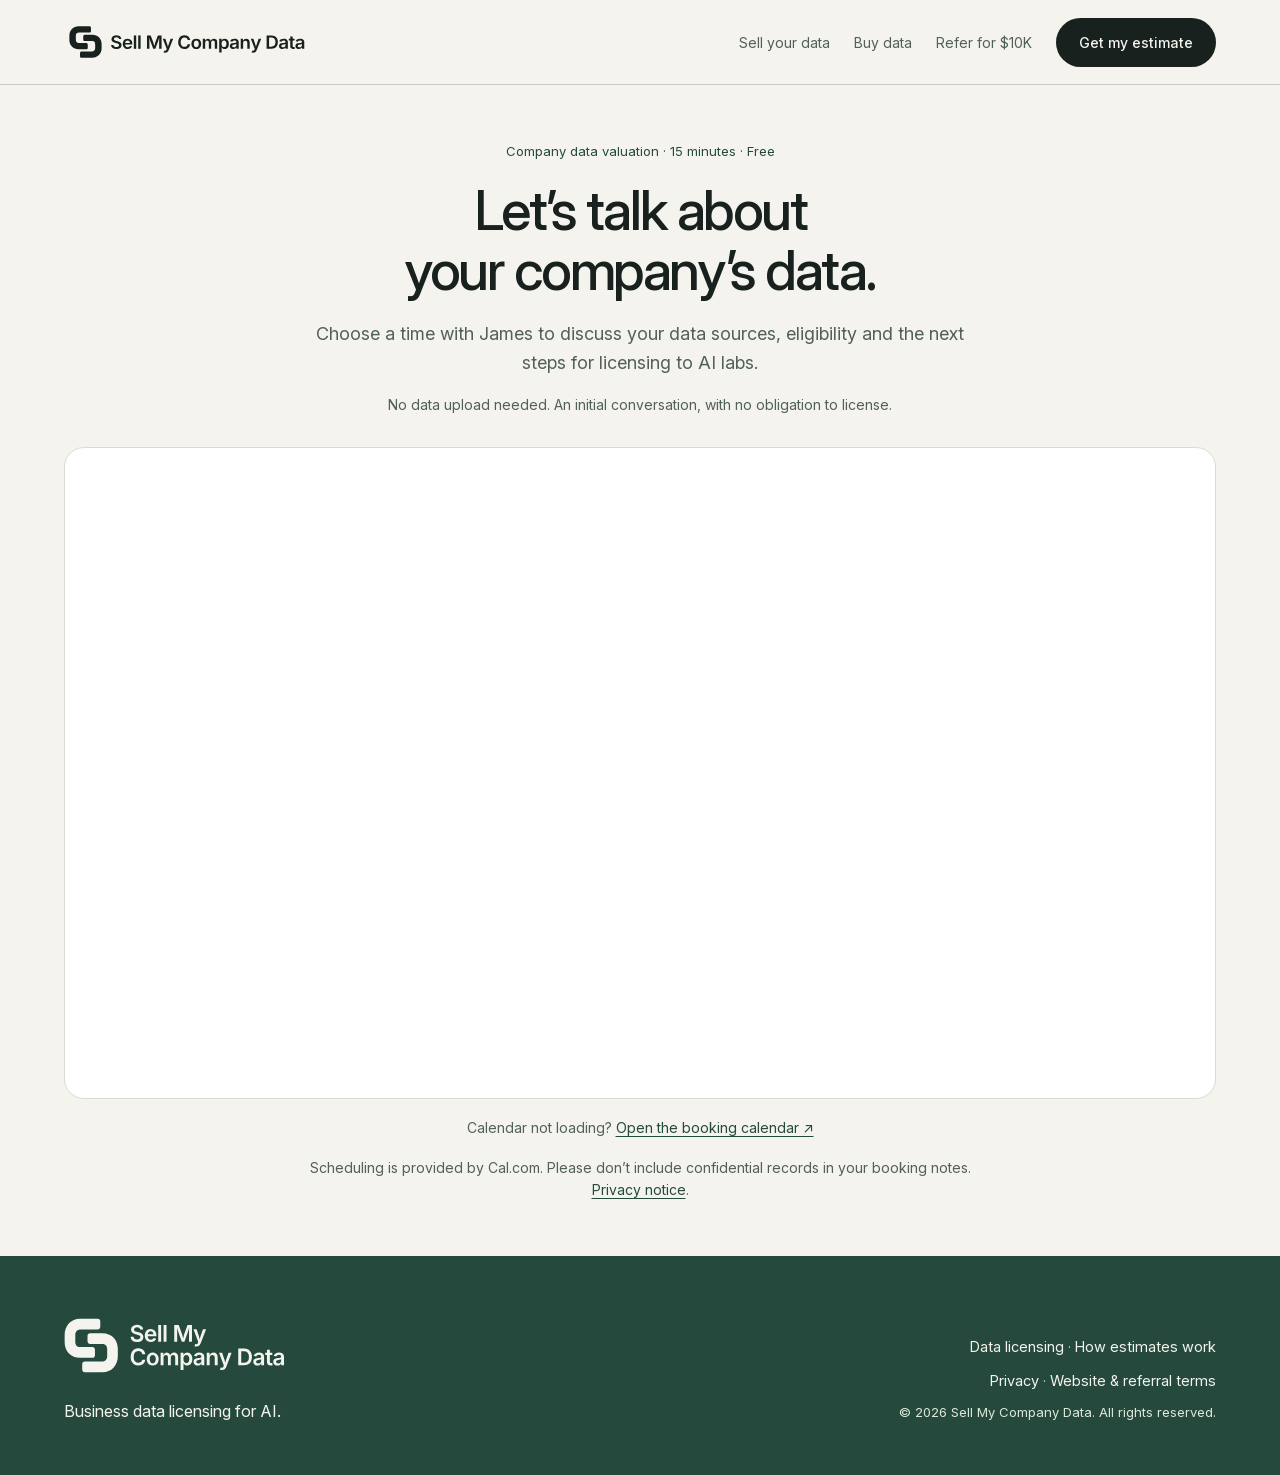
<file: book/index.html>
<!DOCTYPE html>
<html lang="en"><head>
<meta charset="utf-8">
<meta name="viewport" content="width=device-width,initial-scale=1,viewport-fit=cover">
<meta name="theme-color" content="#F4F3EE">
<title>Book a Data Valuation Call | Sell My Company Data</title>
<meta name="description" content="Book a free 15-minute call to discuss your company’s data sources, eligibility and next steps for licensing to AI labs.">
<meta name="robots" content="noindex, follow">
<link rel="canonical" href="https://sellmycompanydata.com/book/">
<meta property="og:title" content="Book a data valuation call | Sell My Company Data">
<meta property="og:description" content="A free 15-minute conversation about your company’s operating data and licensing opportunities.">
<meta property="og:type" content="website">
<meta property="og:url" content="https://sellmycompanydata.com/book/">
<meta property="og:image" content="https://sellmycompanydata.com/assets/brand/seller-link-preview.png">
<meta name="twitter:card" content="summary_large_image">
<link rel="icon" href="/favicon.svg?v=exchange-2" type="image/svg+xml">
<link rel="apple-touch-icon" href="/apple-touch-icon.png?v=exchange-2">
<link rel="stylesheet" href="/styles.css">
<link rel="stylesheet" href="/responsive.css?v=20261008-cards">
<link rel="stylesheet" href="/typography.css?v=3">
<link rel="stylesheet" href="/polish.css?v=3">
<link rel="stylesheet" href="/brand.css?v=licensing-3">
<link rel="stylesheet" href="/audit.css?v=1">
<link rel="stylesheet" href="/mobile.css?v=20261008-app">
<link rel="stylesheet" href="/book/booking.css">
<script defer src="/navigation.js"></script>
<script defer src="/book/booking.js"></script>
</head><body class="booking-page">
<header><div class="wrap">
  <a class="brand" href="/"><img src="/assets/brand/horizontal-ink.svg" alt="Sell My Company Data" width="252" height="44"></a>
  <button class="menu-toggle" type="button" aria-controls="site-nav" aria-expanded="false" aria-label="Open menu"><svg width="20" height="20" viewBox="0 0 20 20" fill="none" aria-hidden="true"><path d="M4 7h12M4 13h12" stroke="currentColor" stroke-width="1.6" stroke-linecap="round"/></svg></button>
  <nav id="site-nav" aria-label="Main navigation">
    <a href="/">Sell your data</a>
    <a href="/buyers/">Buy data</a>
    <a href="/refer/">Refer for $10K</a>
    <a class="btn btn-primary" href="/#value">Get my estimate</a>
  </nav>
</div></header>
<nav class="mobile-routes" aria-label="Main destinations"><a href="/"><svg viewBox="0 0 24 24" width="22" height="22" fill="none" stroke="currentColor" stroke-width="1.7" stroke-linecap="round" stroke-linejoin="round" aria-hidden="true"><path d="M4 7h16v13H4zM8 7V4h8v3M4 12h16M10 12v3h4v-3"/></svg><span>Sell data</span></a><a href="/buyers/"><svg viewBox="0 0 24 24" width="22" height="22" fill="none" stroke="currentColor" stroke-width="1.7" stroke-linecap="round" stroke-linejoin="round" aria-hidden="true"><circle cx="10" cy="10" r="6"/><path d="m15 15 5 5"/></svg><span>Buy data</span></a><a href="/refer/"><svg viewBox="0 0 24 24" width="22" height="22" fill="none" stroke="currentColor" stroke-width="1.7" stroke-linecap="round" stroke-linejoin="round" aria-hidden="true"><path d="M20 12v8H4v-8M3 8h18v4H3zM12 8v12"/><path d="M12 8H8a3 3 0 1 1 3-3l1 3Zm0 0h4a3 3 0 1 0-3-3l-1 3Z"/></svg><span>Refer for $10K</span></a></nav>

<main class="wrap booking-content">
  <div class="booking-intro">
    <p class="booking-eyebrow">Company data valuation · 15 minutes · Free</p>
    <h1>Let’s talk about<br>your company’s data.</h1>
    <p class="booking-lead">Choose a time with James to discuss your data sources, eligibility and the next steps for licensing to AI labs.</p>
    <p class="booking-note">No data upload needed. An initial conversation, with no obligation to license.</p>
  </div>
  <div class="booking-calendar">
    <div id="company-data-calendar" aria-label="Choose a time for your valuation call"></div>
  </div>
  <p class="booking-help">Calendar not loading? <a href="https://cal.com/jamesrowdyy/15min?notes=Sell%20My%20Company%20Data%20valuation%20call" target="_blank" rel="noopener">Open the booking calendar ↗</a></p>
  <p class="booking-privacy">Scheduling is provided by Cal.com. Please don’t include confidential records in your booking notes. <a href="/privacy/">Privacy notice</a>.</p>
</main>
<footer><div class="wrap">
  <div class="footer-identity"><a href="/" aria-label="Sell My Company Data home"><img src="/assets/brand/stacked-paper.svg" alt="Sell My Company Data" width="242" height="80"></a><p>Business data licensing for AI.</p></div>
  <div class="footer-details"><nav aria-label="Resources"><a href="/data-licensing/">Data licensing</a> · <a href="/data-valuation/">How estimates work</a></nav><nav aria-label="Legal"><a href="/privacy/">Privacy</a> · <a href="/terms/">Website &amp; referral terms</a></nav>
  <div>&copy; 2026 Sell My Company Data. All rights reserved.</div>
</div></div></footer></body></html>
</file>
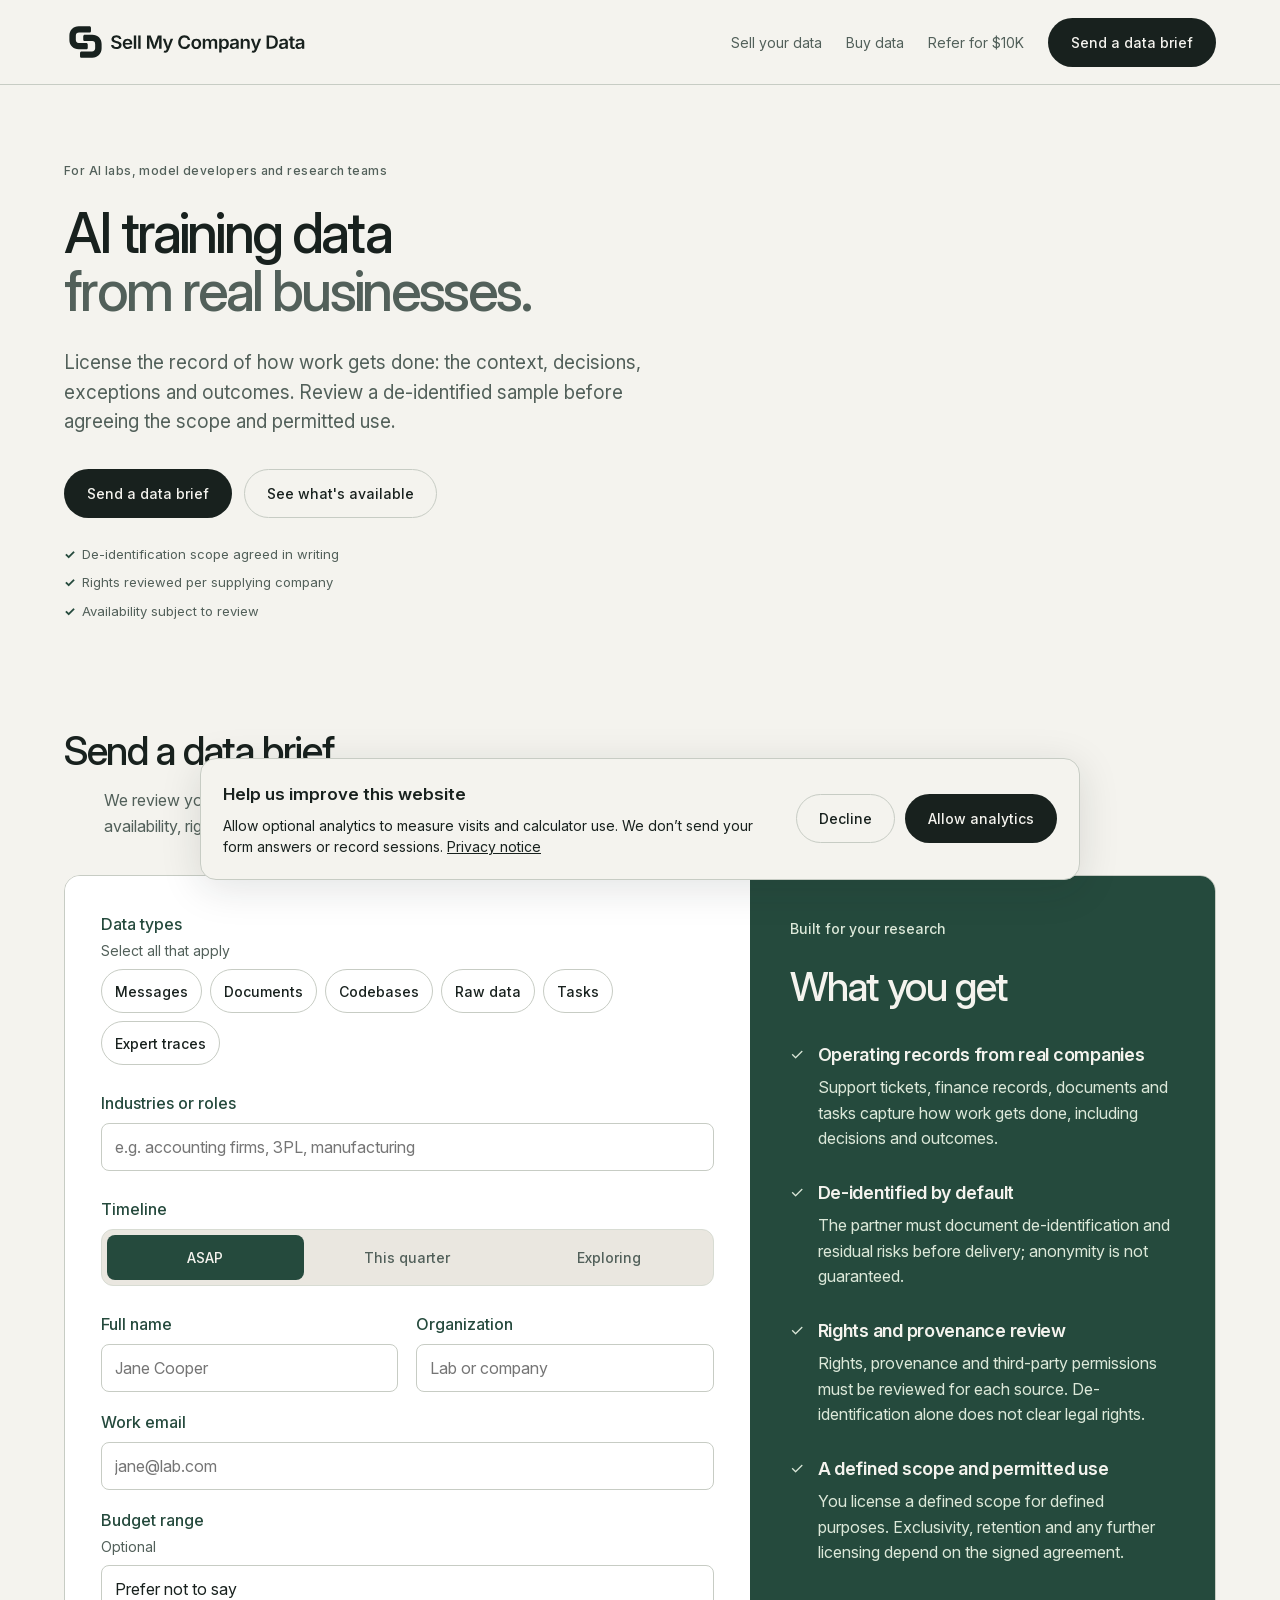
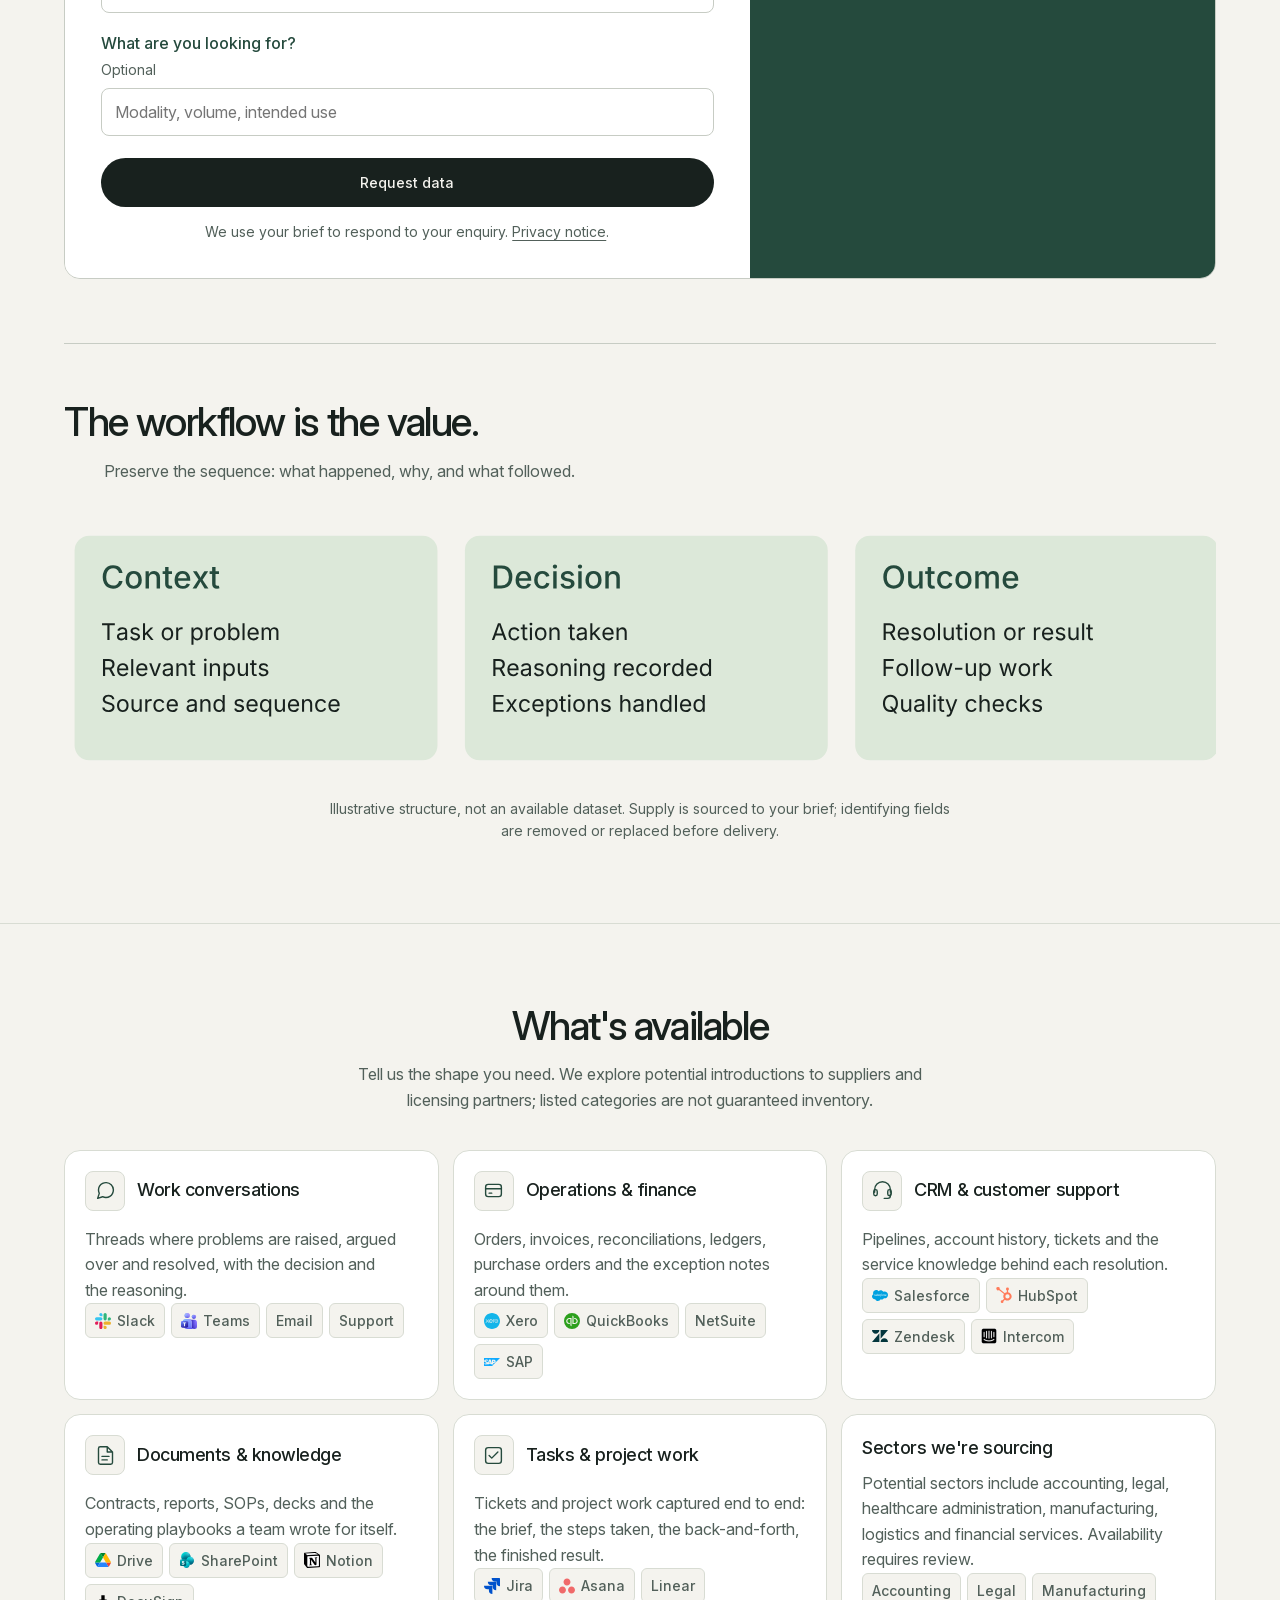
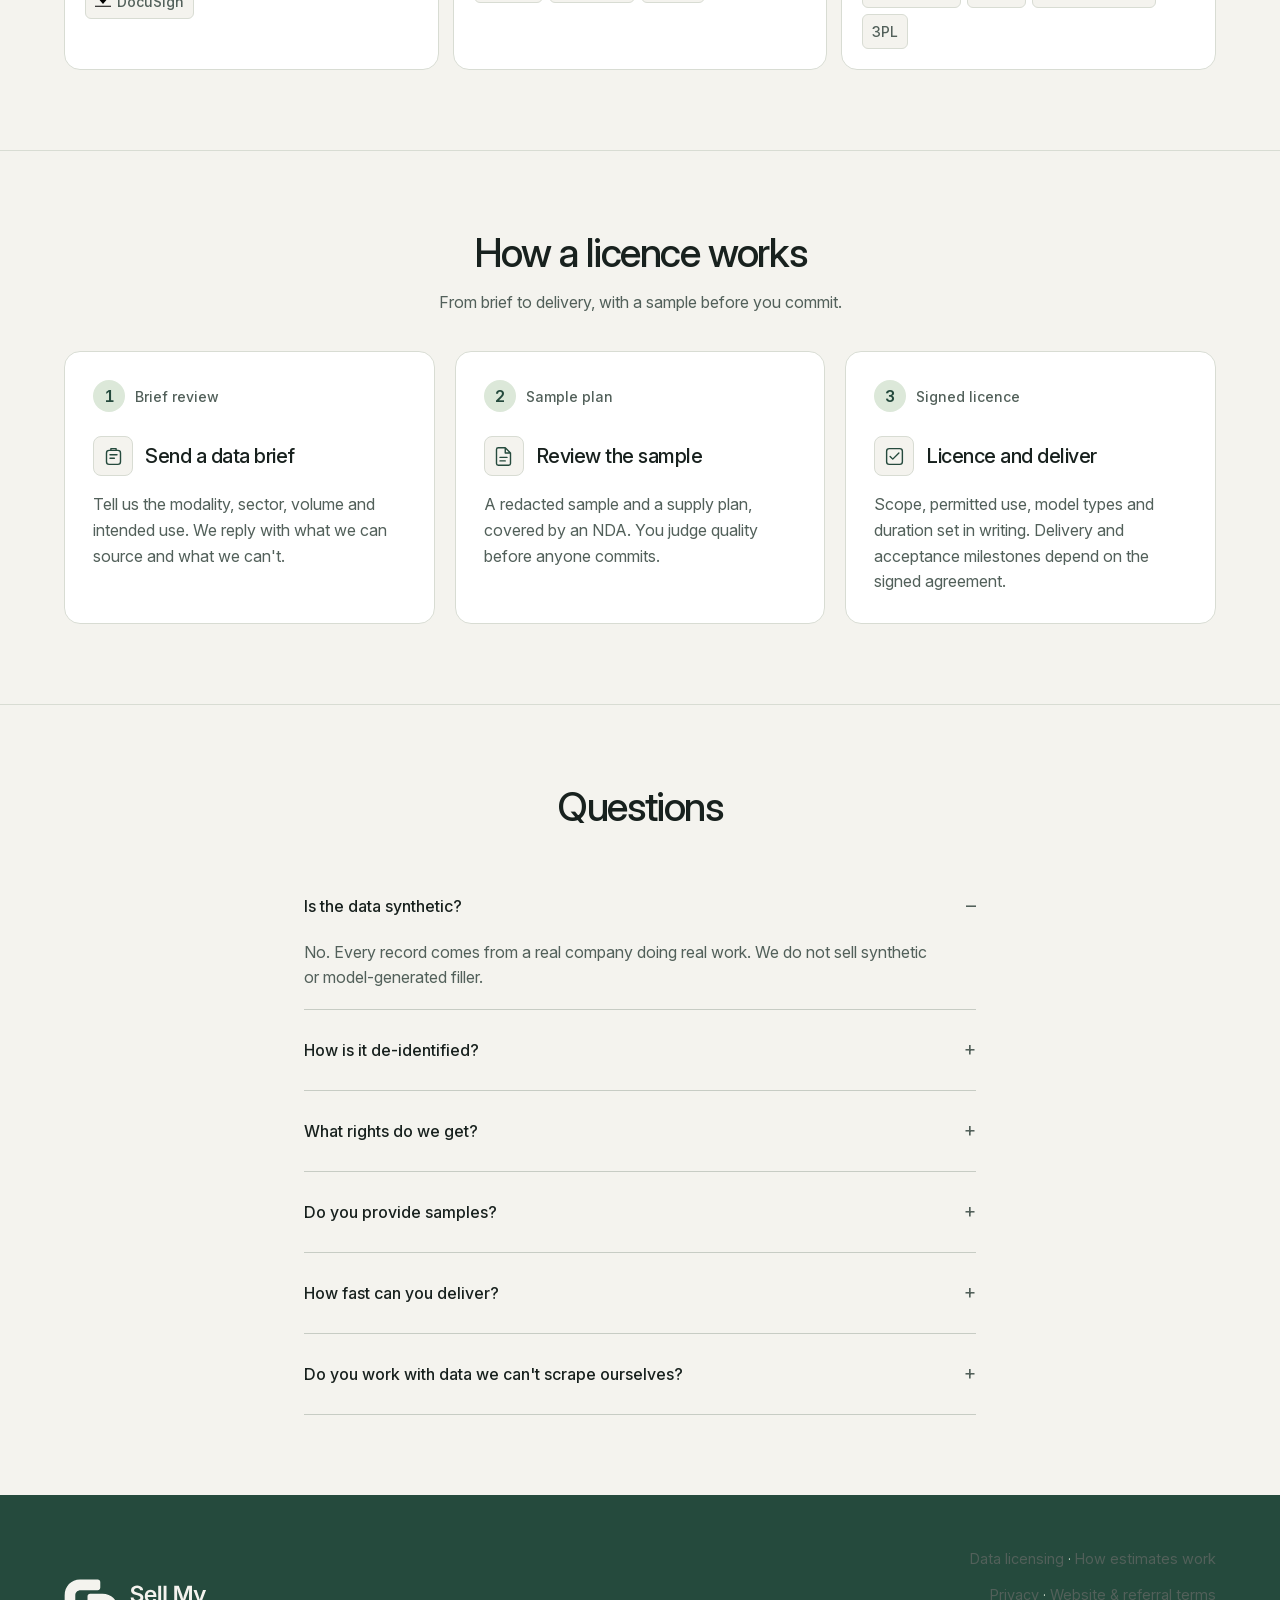
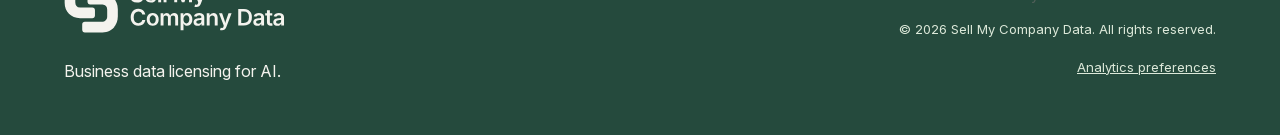
<file: buyers/index.html>
<!DOCTYPE html>
<html lang="en">
<head>
<meta charset="utf-8">
<meta name="viewport" content="width=device-width, initial-scale=1, viewport-fit=cover">
<meta name="theme-color" content="#F4F3EE">
<meta name="apple-mobile-web-app-capable" content="yes">
<meta name="mobile-web-app-capable" content="yes">
<meta name="format-detection" content="telephone=no">
<title>Business Workflow Data for AI Training | Sell My Company Data</title>
<meta name="description" content="Source real business workflow data for AI training. Request data by sector, modality and intended use, with a sample before you commit.">
<link rel="canonical" href="https://sellmycompanydata.com/buyers/">
<meta property="og:type" content="website">
<meta property="og:site_name" content="Sell My Company Data">
<meta property="og:title" content="Business Workflow Data for AI Training | Sell My Company Data">
<meta property="og:description" content="Source real business workflow data for AI training. Request data by sector, modality and intended use, with a sample before you commit.">
<meta property="og:url" content="https://sellmycompanydata.com/buyers/">
<meta property="og:image" content="https://sellmycompanydata.com/assets/brand/buyer-link-preview.png">
<meta property="og:image:width" content="1200">
<meta property="og:image:height" content="630">
<meta name="twitter:card" content="summary_large_image">
<meta name="twitter:title" content="Business Workflow Data for AI Training | Sell My Company Data">
<meta name="twitter:description" content="Source real business workflow data for AI training. Request data by sector, modality and intended use, with a sample before you commit.">
<meta name="twitter:image" content="https://sellmycompanydata.com/assets/brand/buyer-link-preview.png">
<link rel="icon" href="/favicon.ico?v=exchange-2" sizes="any">
<link rel="icon" href="/favicon-32.png?v=exchange-2" sizes="32x32" type="image/png">
<link rel="icon" href="/favicon.svg?v=exchange-2" type="image/svg+xml">
<link rel="apple-touch-icon" href="/apple-touch-icon.png?v=exchange-2" sizes="180x180">
<script type="application/ld+json">
{
  "@context": "https://schema.org",
  "@graph": [
    {
      "@type": "Organization",
      "@id": "https://sellmycompanydata.com/#organization",
      "name": "Sell My Company Data",
      "url": "https://sellmycompanydata.com/",
      "logo": {
        "@type": "ImageObject",
        "url": "https://sellmycompanydata.com/assets/brand/horizontal-ink.svg"
      },
      "description": "Business data licensing and indicative valuation for companies, AI labs and research teams."
    },
    {
      "@type": "WebSite",
      "@id": "https://sellmycompanydata.com/#website",
      "name": "Sell My Company Data",
      "url": "https://sellmycompanydata.com/",
      "publisher": {
        "@id": "https://sellmycompanydata.com/#organization"
      },
      "inLanguage": "en"
    },
    {
      "@type": "WebPage",
      "@id": "https://sellmycompanydata.com/buyers/#webpage",
      "url": "https://sellmycompanydata.com/buyers/",
      "name": "Business Workflow Data for AI Training | Sell My Company Data",
      "description": "Source real business workflow data for AI training. Request data by sector, modality and intended use, with a sample before you commit.",
      "isPartOf": {
        "@id": "https://sellmycompanydata.com/#website"
      },
      "about": {
        "@id": "https://sellmycompanydata.com/#organization"
      },
      "inLanguage": "en",
      "breadcrumb": {
        "@id": "https://sellmycompanydata.com/buyers/#breadcrumb"
      }
    },
    {
      "@type": "BreadcrumbList",
      "@id": "https://sellmycompanydata.com/buyers/#breadcrumb",
      "itemListElement": [
        {
          "@type": "ListItem",
          "position": 1,
          "name": "Home",
          "item": "https://sellmycompanydata.com/"
        },
        {
          "@type": "ListItem",
          "position": 2,
          "name": "AI training data from real businesses.",
          "item": "https://sellmycompanydata.com/buyers/"
        }
      ]
    },
    {
      "@type": "Service",
      "@id": "https://sellmycompanydata.com/buyers/#service",
      "name": "Business data licensing for AI research",
      "url": "https://sellmycompanydata.com/buyers/",
      "provider": {
        "@id": "https://sellmycompanydata.com/#organization"
      },
      "description": "Source de-identified messages, documents and operational workflows for AI research. Send a brief to discuss data scope, rights, samples and delivery.",
      "serviceType": "Business data licensing"
    },
    {
      "@type": "FAQPage",
      "@id": "https://sellmycompanydata.com/buyers/#faq",
      "mainEntity": [
        {
          "@type": "Question",
          "name": "Is the data synthetic?",
          "acceptedAnswer": {
            "@type": "Answer",
            "text": "No. Every record comes from a real company doing real work. We do not sell synthetic or model-generated filler."
          }
        },
        {
          "@type": "Question",
          "name": "How is it de-identified?",
          "acceptedAnswer": {
            "@type": "Answer",
            "text": "De-identification requirements must be agreed with the supplying partner before delivery. Removing or replacing identifiers reduces risk but cannot guarantee anonymity or establish rights to license the records."
          }
        },
        {
          "@type": "Question",
          "name": "What rights do we get?",
          "acceptedAnswer": {
            "@type": "Answer",
            "text": "A defined licence, not a transfer of ownership. Scope, permitted use, model types and duration are set out in writing and approved by the supplying company before anything ships. Exclusivity and retention depend on the signed agreement."
          }
        },
        {
          "@type": "Question",
          "name": "Do you provide samples?",
          "acceptedAnswer": {
            "@type": "Answer",
            "text": "A sample may be arranged if a suitable source is available, subject to rights review and written confidentiality and access terms."
          }
        },
        {
          "@type": "Question",
          "name": "How fast can you deliver?",
          "acceptedAnswer": {
            "@type": "Answer",
            "text": "Delivery is not guaranteed. Availability, rights review, preparation and acceptance determine timing; milestones must be agreed with the licensing partner in writing."
          }
        },
        {
          "@type": "Question",
          "name": "Do you work with data we can't scrape ourselves?",
          "acceptedAnswer": {
            "@type": "Answer",
            "text": "That's the point. This is the material that is not on the open web: internal decisions, exception handling and the record of how a task actually got finished."
          }
        }
      ]
    }
  ]
}
</script>
<link rel="stylesheet" href="/styles.css">
<script defer src='https://static.cloudflareinsights.com/beacon.min.js' data-cf-beacon='{"token": "9be904b9d4cc49a1a1bfdaea47fd9573"}'></script>
<style>
  .hero-left{text-align:left;padding:76px 0 8px}
  .hero-left h1{font-size:clamp(36px,5vw,54px)}
  .hero-left p{margin:0 0 30px}
  .hero-left .actions{justify-content:flex-start}
  .supply{display:grid;grid-template-columns:repeat(3,1fr);gap:14px}
  .supply-item{border:1px solid var(--line);border-radius:14px;padding:20px;background:#fff}
  .supply-item h3{margin:0 0 10px;font-size:15px;font-weight:600}
  .supply-item .tags{margin-top:0}
  .split{display:grid;grid-template-columns:1fr 1fr;gap:20px}
  .quote{border-left:2px solid var(--accent);padding-left:18px;color:var(--ink2);font-size:17px;line-height:1.6}
  .buyerform .chips{margin-top:2px}
  @media(max-width:900px){
    .hero-left{text-align:left;padding:52px 0 8px}
    .hero-left .actions{justify-content:flex-start}
    .supply,.split{grid-template-columns:1fr}
  }
</style>
<link rel="stylesheet" href="/responsive.css?v=20261008-cards">
<script defer src="/navigation.js"></script>
<link rel="stylesheet" href="/polish.css?v=2">
<script defer src="/polish.js?v=2"></script>
<link rel="stylesheet" href="/typography.css?v=3">
<link rel="preload" href="/assets/fonts/InterVariable.woff2" as="font" type="font/woff2" crossorigin>
<link rel="stylesheet" href="/brand.css?v=licensing-3">
<link rel="stylesheet" href="/audit.css?v=1">
<script defer src="/site-events.js?v=1"></script>
<script defer src="/attribution.js?v=1"></script>
<meta property="og:image:alt" content="AI training data from real businesses. License the decisions, workflows and outcomes behind everyday work.">
<meta name="twitter:image:alt" content="AI training data from real businesses. License the decisions, workflows and outcomes behind everyday work.">
<meta name="robots" content="index, follow, max-image-preview:large, max-snippet:-1, max-video-preview:-1">
<link rel="stylesheet" href="/analytics.css?v=1">
<script defer src="/analytics-config.js?v=2"></script>
<script defer src="/analytics.js?v=1"></script>
<link rel="stylesheet" href="/mobile.css?v=20261011-calc">
</head>
<body class="buyer-page">

<header><div class="wrap">
  <a class="brand" href="/"><img src="/assets/brand/horizontal-ink.svg" alt="Sell My Company Data" width="252" height="44"></a>
  <button class="menu-toggle" type="button" aria-controls="site-nav" aria-expanded="false" aria-label="Open menu"><svg width="20" height="20" viewBox="0 0 20 20" fill="none" aria-hidden="true"><path d="M4 7h12M4 13h12" stroke="currentColor" stroke-width="1.6" stroke-linecap="round"/></svg></button>
  <nav id="site-nav" aria-label="Main navigation">
    <a href="/">Sell your data</a>
    <a href="/buyers/">Buy data</a>
    <a href="/refer/">Refer for $10K</a>
    <a class="btn btn-primary" href="#brief">Send a data brief</a>
  </nav>
</div></header>
<nav class="mobile-routes" aria-label="Main destinations"><a href="/"><svg viewBox="0 0 24 24" width="22" height="22" fill="none" stroke="currentColor" stroke-width="1.7" stroke-linecap="round" stroke-linejoin="round" aria-hidden="true"><path d="M4 7h16v13H4zM8 7V4h8v3M4 12h16M10 12v3h4v-3"/></svg><span>Sell data</span></a><a href="/buyers/"><svg viewBox="0 0 24 24" width="22" height="22" fill="none" stroke="currentColor" stroke-width="1.7" stroke-linecap="round" stroke-linejoin="round" aria-hidden="true"><circle cx="10" cy="10" r="6"/><path d="m15 15 5 5"/></svg><span>Buy data</span></a><a href="/refer/"><svg viewBox="0 0 24 24" width="22" height="22" fill="none" stroke="currentColor" stroke-width="1.7" stroke-linecap="round" stroke-linejoin="round" aria-hidden="true"><path d="M20 12v8H4v-8M3 8h18v4H3zM12 8v12"/><path d="M12 8H8a3 3 0 1 1 3-3l1 3Zm0 0h4a3 3 0 1 0-3-3l-1 3Z"/></svg><span>Refer for $10K</span></a></nav>

<main>
<div class="hero hero-left wrap exchange-hero">
 <div class="hero-copy">
  <div class="eyebrow"><i></i>For AI labs, model developers and research teams</div>
  <h1>AI training data<br> <em>from real businesses.</em></h1>
  <p>License the record of how work gets done: the context, decisions, exceptions and outcomes. Review a de-identified sample before agreeing the scope and permitted use.</p>
  <div class="actions">
    <a class="btn btn-primary btn-lg" href="#brief">Send a data brief</a>
    <a class="btn btn-ghost btn-lg" href="#available">See what's available</a>
  </div>
  <div class="trust">
    <span><b class="tick">&#10003;</b> De-identification scope agreed in writing</span>
    <span><b class="tick">&#10003;</b> Rights reviewed per supplying company</span>
    <span><b class="tick">&#10003;</b> Availability subject to review</span>
  </div>
 </div>
</div>



<section id="brief">
  <div class="wrap">
    <div class="sec-head">
      <h2>Send a data brief</h2>
      <p>We review your brief for a potential partner introduction. Any sample requires availability, rights review and agreed confidentiality terms.</p>
    </div>
    <div class="form-layout"><div class="panel buyerform">
      <form id="buyer-form">
        <div class="field">
          <label>Data types <span class="hint">Select all that apply</span></label>
          <div class="chips" id="b-types">
            <button type="button" class="chip">Messages</button>
            <button type="button" class="chip">Documents</button>
            <button type="button" class="chip">Codebases</button>
            <button type="button" class="chip">Raw data</button>
            <button type="button" class="chip">Tasks</button>
            <button type="button" class="chip">Expert traces</button>
          </div>
        </div>
        <div class="field">
          <label for="b-sector">Industries or roles</label>
          <input id="b-sector" type="text" required placeholder="e.g. accounting firms, 3PL, manufacturing">
        </div>
        <div class="field">
          <label>Timeline</label>
          <div class="seg" id="seg-timeline" role="group" aria-label="Timeline">
            <button type="button" data-v="ASAP" class="on">ASAP</button>
            <button type="button" data-v="This quarter">This quarter</button>
            <button type="button" data-v="Exploring">Exploring</button>
          </div>
          <input type="hidden" id="b-timeline" value="ASAP">
        </div>
        <div class="formgrid">
          <div class="field" style="margin:0"><label for="b-name">Full name</label><input id="b-name" type="text" placeholder="Jane Cooper" autocomplete="name" required></div>
          <div class="field" style="margin:0"><label for="b-org">Organization</label><input id="b-org" type="text" placeholder="Lab or company" autocomplete="organization" required></div>
        </div>
        <div class="field" style="margin:18px 0 0"><label for="b-email">Work email</label><input id="b-email" type="email" placeholder="jane@lab.com" autocomplete="email" required></div>
        <div class="field" style="margin:18px 0 0">
          <label for="b-budget">Budget range <span class="hint">Optional</span></label>
          <select id="b-budget">
            <option value="">Prefer not to say</option>
            <option>Under $50K</option>
            <option>$50K &ndash; $250K</option>
            <option>$250K &ndash; $1M</option>
            <option>$1M+</option>
            <option>Not sure yet</option>
          </select>
        </div>
        <div class="field" style="margin:18px 0 0"><label for="b-notes">What are you looking for? <span class="hint">Optional</span></label><input id="b-notes" type="text" placeholder="Modality, volume, intended use"></div>
        <input type="text" id="b-gotcha" name="_gotcha" style="position:absolute;left:-9999px" tabindex="-1" autocomplete="off" aria-hidden="true">
        <div style="margin-top:22px">
          <button type="submit" class="btn btn-primary btn-lg btn-block" id="buyer-submit">Request data</button>
        </div>
        <div id="buyer-msg" role="status" aria-live="polite"></div>
        <div class="fine">We use your brief to respond to your enquiry. <a href="/privacy/">Privacy notice</a>.</div>
      </form>
    </div>
<aside class="form-aside"><span class="small-label">Built for your research</span><h2>What you get</h2><div class="aside-benefit"><span aria-hidden="true">✓</span><div><h3>Operating records from real companies</h3><p>Support tickets, finance records, documents and tasks capture how work gets done, including decisions and outcomes.</p></div></div><div class="aside-benefit"><span aria-hidden="true">✓</span><div><h3>De-identified by default</h3><p>The partner must document de-identification and residual risks before delivery; anonymity is not guaranteed.</p></div></div><div class="aside-benefit"><span aria-hidden="true">✓</span><div><h3>Rights and provenance review</h3><p>Rights, provenance and third-party permissions must be reviewed for each source. De-identification alone does not clear legal rights.</p></div></div><div class="aside-benefit"><span aria-hidden="true">✓</span><div><h3>A defined scope and permitted use</h3><p>You license a defined scope for defined purposes. Exclusivity, retention and any further licensing depend on the signed agreement.</p></div></div></aside></div>
    <div class="workflow-explainer" aria-labelledby="workflow-title">
      <div class="sec-head"><h2 id="workflow-title">The workflow is the value.</h2><p>Preserve the sequence: what happened, why, and what followed.</p></div>
      <img class="brand-diagram" src="/assets/brand/buyer-workflow-diagram.svg" width="1092" height="240" loading="lazy" alt="Context: the task, inputs, source and sequence. Decision: actions, reasoning and exceptions. Outcome: resolution, follow-up work and quality checks.">
      <ul class="brand-process-mobile"><li><h3>Context</h3><p>The task or problem, relevant inputs, source and sequence.</p></li><li><h3>Decision</h3><p>The action taken, reasoning recorded and exceptions handled.</p></li><li><h3>Outcome</h3><p>The resolution, follow-up work and quality checks.</p></li></ul>
      <p class="section-note">Illustrative structure, not an available dataset. Supply is sourced to your brief; identifying fields are removed or replaced before delivery.</p>
    </div>
  </div>
</section>
<section id="available">
  <div class="wrap">
    <div class="sec-head">
      <h2>What's available</h2>
      <p>Tell us the shape you need. We explore potential introductions to suppliers and licensing partners; listed categories are not guaranteed inventory.</p>
    </div>
    <div class="supply">
      <div class="supply-item"><div class="card-heading"><span class="section-icon" aria-hidden="true"><svg viewBox="0 0 24 24" fill="none" stroke="currentColor" stroke-width="1.6" stroke-linecap="round" stroke-linejoin="round"><path d="M21 11.5a8.4 8.4 0 0 1-.9 3.8 8.5 8.5 0 0 1-7.6 4.7 8.4 8.4 0 0 1-3.8-.9L3 21l1.9-5.7a8.4 8.4 0 0 1-.9-3.8 8.5 8.5 0 0 1 4.7-7.6 8.4 8.4 0 0 1 3.8-.9h.5a8.5 8.5 0 0 1 8 8z"/></svg></span><h3>Work conversations</h3></div><p style="color:var(--muted);margin:0">Threads where problems are raised, argued over and resolved, with the decision and the reasoning.</p><div class="tags"><span><img src="/logos/slack.svg" alt="" width="16" height="16">Slack</span><span><img src="/logos/microsoftteams.svg" alt="" width="16" height="16">Teams</span><span>Email</span><span>Support</span></div></div>
      <div class="supply-item"><div class="card-heading"><span class="section-icon" aria-hidden="true"><svg viewBox="0 0 24 24" fill="none" stroke="currentColor" stroke-width="1.6" stroke-linecap="round" stroke-linejoin="round"><rect x="3" y="5" width="18" height="14" rx="3"/><path d="M3 10h18M7 15h3"/></svg></span><h3>Operations &amp; finance</h3></div><p style="color:var(--muted);margin:0">Orders, invoices, reconciliations, ledgers, purchase orders and the exception notes around them.</p><div class="tags"><span><img src="/logos/xero.svg" alt="" width="16" height="16">Xero</span><span><img src="/logos/quickbooks.svg" alt="" width="16" height="16">QuickBooks</span><span>NetSuite</span><span><img src="/logos/sap.svg" alt="" width="16" height="16">SAP</span></div></div>
      <div class="supply-item"><div class="card-heading"><span class="section-icon" aria-hidden="true"><svg viewBox="0 0 24 24" fill="none" stroke="currentColor" stroke-width="1.6" stroke-linecap="round" stroke-linejoin="round"><path d="M3 14v-3a9 9 0 0 1 18 0v3M21 16v2a3 3 0 0 1-3 3h-4"/><rect x="2" y="11" width="4" height="7" rx="2"/><rect x="18" y="11" width="4" height="7" rx="2"/></svg></span><h3>CRM &amp; customer support</h3></div><p style="color:var(--muted);margin:0">Pipelines, account history, tickets and the service knowledge behind each resolution.</p><div class="tags"><span><img src="/logos/salesforce.svg" alt="" width="16" height="16">Salesforce</span><span><img src="/logos/hubspot.svg" alt="" width="16" height="16">HubSpot</span><span><img src="/logos/zendesk.svg" alt="" width="16" height="16">Zendesk</span><span><img src="/logos/intercom.png" alt="" width="16" height="16">Intercom</span></div></div>
      <div class="supply-item"><div class="card-heading"><span class="section-icon" aria-hidden="true"><svg viewBox="0 0 24 24" fill="none" stroke="currentColor" stroke-width="1.6" stroke-linecap="round" stroke-linejoin="round"><path d="M14 2H6a2 2 0 0 0-2 2v16a2 2 0 0 0 2 2h12a2 2 0 0 0 2-2V8zM14 2v6h6M8 13h8M8 17h6"/></svg></span><h3>Documents &amp; knowledge</h3></div><p style="color:var(--muted);margin:0">Contracts, reports, SOPs, decks and the operating playbooks a team wrote for itself.</p><div class="tags"><span><img src="/logos/googledrive.svg" alt="" width="16" height="16">Drive</span><span><img src="/logos/sharepoint.svg" alt="" width="16" height="16">SharePoint</span><span><img src="/logos/notion.svg" alt="" width="16" height="16">Notion</span><span><img src="/logos/docusign.svg" alt="" width="16" height="16">DocuSign</span></div></div>
      <div class="supply-item"><div class="card-heading"><span class="section-icon" aria-hidden="true"><svg viewBox="0 0 24 24" fill="none" stroke="currentColor" stroke-width="1.6" stroke-linecap="round" stroke-linejoin="round"><rect x="3" y="3" width="18" height="18" rx="3"/><path d="m7 12 3 3 7-7"/></svg></span><h3>Tasks &amp; project work</h3></div><p style="color:var(--muted);margin:0">Tickets and project work captured end to end: the brief, the steps taken, the back-and-forth, the finished result.</p><div class="tags"><span><img src="/logos/jira.svg" alt="" width="16" height="16">Jira</span><span><img src="/logos/asana.svg" alt="" width="16" height="16">Asana</span><span>Linear</span></div></div>
      <div class="supply-item"><h3>Sectors we're sourcing</h3><p style="color:var(--muted);margin:0">Potential sectors include accounting, legal, healthcare administration, manufacturing, logistics and financial services. Availability requires review.</p><div class="tags"><span>Accounting</span><span>Legal</span><span>Manufacturing</span><span>3PL</span></div></div>
    </div>
  </div>
</section>

<section>
  <div class="wrap">
    <div class="sec-head">
      <h2>How a licence works</h2>
      <p>From brief to delivery, with a sample before you commit.</p>
    </div>
    <div class="steps">
      <div class="card"><div class="step-meta"><span class="step-number">1</span><span class="step-caption">Brief review</span></div><div class="card-heading"><span class="section-icon" aria-hidden="true"><svg viewBox="0 0 24 24" fill="none" stroke="currentColor" stroke-width="1.6" stroke-linecap="round" stroke-linejoin="round"><rect x="4" y="5" width="16" height="16" rx="3"/><path d="M9 5V3h6v2M8 10h8M8 14h5"/></svg></span><h3>Send a data brief</h3></div><p>Tell us the modality, sector, volume and intended use. We reply with what we can source and what we can't.</p></div>
      <div class="card"><div class="step-meta"><span class="step-number">2</span><span class="step-caption">Sample plan</span></div><div class="card-heading"><span class="section-icon" aria-hidden="true"><svg viewBox="0 0 24 24" fill="none" stroke="currentColor" stroke-width="1.6" stroke-linecap="round" stroke-linejoin="round"><path d="M14 2H6a2 2 0 0 0-2 2v16a2 2 0 0 0 2 2h12a2 2 0 0 0 2-2V8zM14 2v6h6M8 13h8M8 17h6"/></svg></span><h3>Review the sample</h3></div><p>A redacted sample and a supply plan, covered by an NDA. You judge quality before anyone commits.</p></div>
      <div class="card"><div class="step-meta"><span class="step-number">3</span><span class="step-caption">Signed licence</span></div><div class="card-heading"><span class="section-icon" aria-hidden="true"><svg viewBox="0 0 24 24" fill="none" stroke="currentColor" stroke-width="1.6" stroke-linecap="round" stroke-linejoin="round"><rect x="3" y="3" width="18" height="18" rx="3"/><path d="m7 12 3 3 7-7"/></svg></span><h3>Licence and deliver</h3></div><p>Scope, permitted use, model types and duration set in writing. Delivery and acceptance milestones depend on the signed agreement.</p></div>
    </div>
  </div>
</section>



<section id="faq">
  <div class="wrap narrow faq">
    <div class="sec-head"><h2>Questions</h2></div>
    <details open><summary>Is the data synthetic?</summary><p>No. Every record comes from a real company doing real work. We do not sell synthetic or model-generated filler.</p></details>
    <details><summary>How is it de-identified?</summary><p>De-identification requirements must be agreed with the supplying partner before delivery. Removing or replacing identifiers reduces risk but cannot guarantee anonymity or establish rights to license the records.</p></details>
    <details><summary>What rights do we get?</summary><p>A defined licence, not a transfer of ownership. Scope, permitted use, model types and duration are set out in writing and approved by the supplying company before anything ships. Exclusivity and retention depend on the signed agreement.</p></details>
    <details><summary>Do you provide samples?</summary><p>A sample may be arranged if a suitable source is available, subject to rights review and written confidentiality and access terms.</p></details>
    <details><summary>How fast can you deliver?</summary><p>Delivery is not guaranteed. Availability, rights review, preparation and acceptance determine timing; milestones must be agreed with the licensing partner in writing.</p></details>
    <details><summary>Do you work with data we can't scrape ourselves?</summary><p>That's the point. This is the material that is not on the open web: internal decisions, exception handling and the record of how a task actually got finished.</p></details>
  </div>
</section>
</main>

<footer><div class="wrap">
  <div class="footer-identity"><a href="/" aria-label="Sell My Company Data home"><img src="/assets/brand/stacked-paper.svg" alt="Sell My Company Data" width="242" height="80"></a><p>Business data licensing for AI.</p></div>
  <div class="footer-details"><nav aria-label="Resources"><a href="/data-licensing/">Data licensing</a> · <a href="/data-valuation/">How estimates work</a></nav><nav aria-label="Legal"><a href="/privacy/">Privacy</a> · <a href="/terms/">Website &amp; referral terms</a></nav>
  <div>&copy; 2026 Sell My Company Data. All rights reserved.</div>
</div></div></footer>

<script>
// multi-select chips
(function(){
  var box = document.getElementById('b-types');
  if (box) box.addEventListener('click', function(e){
    var c = e.target && e.target.closest ? e.target.closest('.chip') : null;
    if (c) c.classList.toggle('on');
  });
})();

// segmented timeline
(function(){
  var seg = document.getElementById('seg-timeline');
  var input = document.getElementById('b-timeline');
  if (!seg || !input) return;
  seg.addEventListener('click', function(e){
    var b = e.target && e.target.closest ? e.target.closest('button') : null;
    if (!b || !seg.contains(b)) return;
    var btns = seg.querySelectorAll('button');
    for (var i = 0; i < btns.length; i++) btns[i].classList.remove('on');
    b.classList.add('on');
    input.value = b.getAttribute('data-v');
  });
})();

// submit
(function(){
  var form = document.getElementById('buyer-form');
  if (!form) return;
  form.addEventListener('submit', function(e){
    e.preventDefault();
    var btn = document.getElementById('buyer-submit');
    var msg = document.getElementById('buyer-msg');
    var types = [];
    document.querySelectorAll('#b-types .chip.on').forEach(function(c){ types.push(c.textContent.trim()); });
    if (!types.length) {
      msg.className = 'form-msg err'; msg.textContent = 'Please select at least one data type.';
      document.querySelector('#b-types button').focus(); return;
    }
    var payload = {
      kind: 'buyer',
      dataTypes: types.join(', '),
      sector: document.getElementById('b-sector').value.trim(),
      timeline: document.getElementById('b-timeline').value,
      name: document.getElementById('b-name').value.trim(),
      organization: document.getElementById('b-org').value.trim(),
      email: document.getElementById('b-email').value.trim(),
      budget: document.getElementById('b-budget').value,
      notes: document.getElementById('b-notes').value.trim(),
      _gotcha: document.getElementById('b-gotcha').value,
      src: (window.smcdSrc ? window.smcdSrc() : ''),
    };
    btn.disabled = true; btn.textContent = 'Sending...';
    msg.className = 'form-msg'; msg.textContent = '';
    fetch('/api/buyer', {
      method: 'POST',
      headers: { 'Content-Type': 'application/json' },
      body: JSON.stringify(payload)
    }).then(function(r){
      return r.json().catch(function(){ return {}; }).then(function(d){ return { ok: r.ok, d: d }; });
    }).then(function(res){
      if (res.ok && res.d.ok) {
        msg.className = 'form-msg ok';
        msg.textContent = "Thanks, we have your brief for review. Availability and timing depend on the scope and partner review.";
        form.reset();
        document.getElementById('b-timeline').value = 'ASAP';
        document.querySelectorAll('#seg-timeline button').forEach(function(b){ b.classList.toggle('on', b.getAttribute('data-v') === 'ASAP'); });
        window.SMCD.track('buyer_brief_submitted');
        document.querySelectorAll('#b-types .chip.on').forEach(function(c){ c.classList.remove('on'); });
      } else if (res.d && res.d.error === 'invalid_email') {
        msg.className = 'form-msg err'; msg.textContent = 'Please check your work email address.';
      } else {
        msg.className = 'form-msg err'; msg.textContent = 'Something went wrong. Please try again.';
      }
    }).catch(function(){
      msg.className = 'form-msg err'; msg.textContent = 'Network error. Please try again.';
    }).finally(function(){
      btn.disabled = false; btn.textContent = 'Request data';
    });
  });
})();
</script>
</body>
</html>
</file>
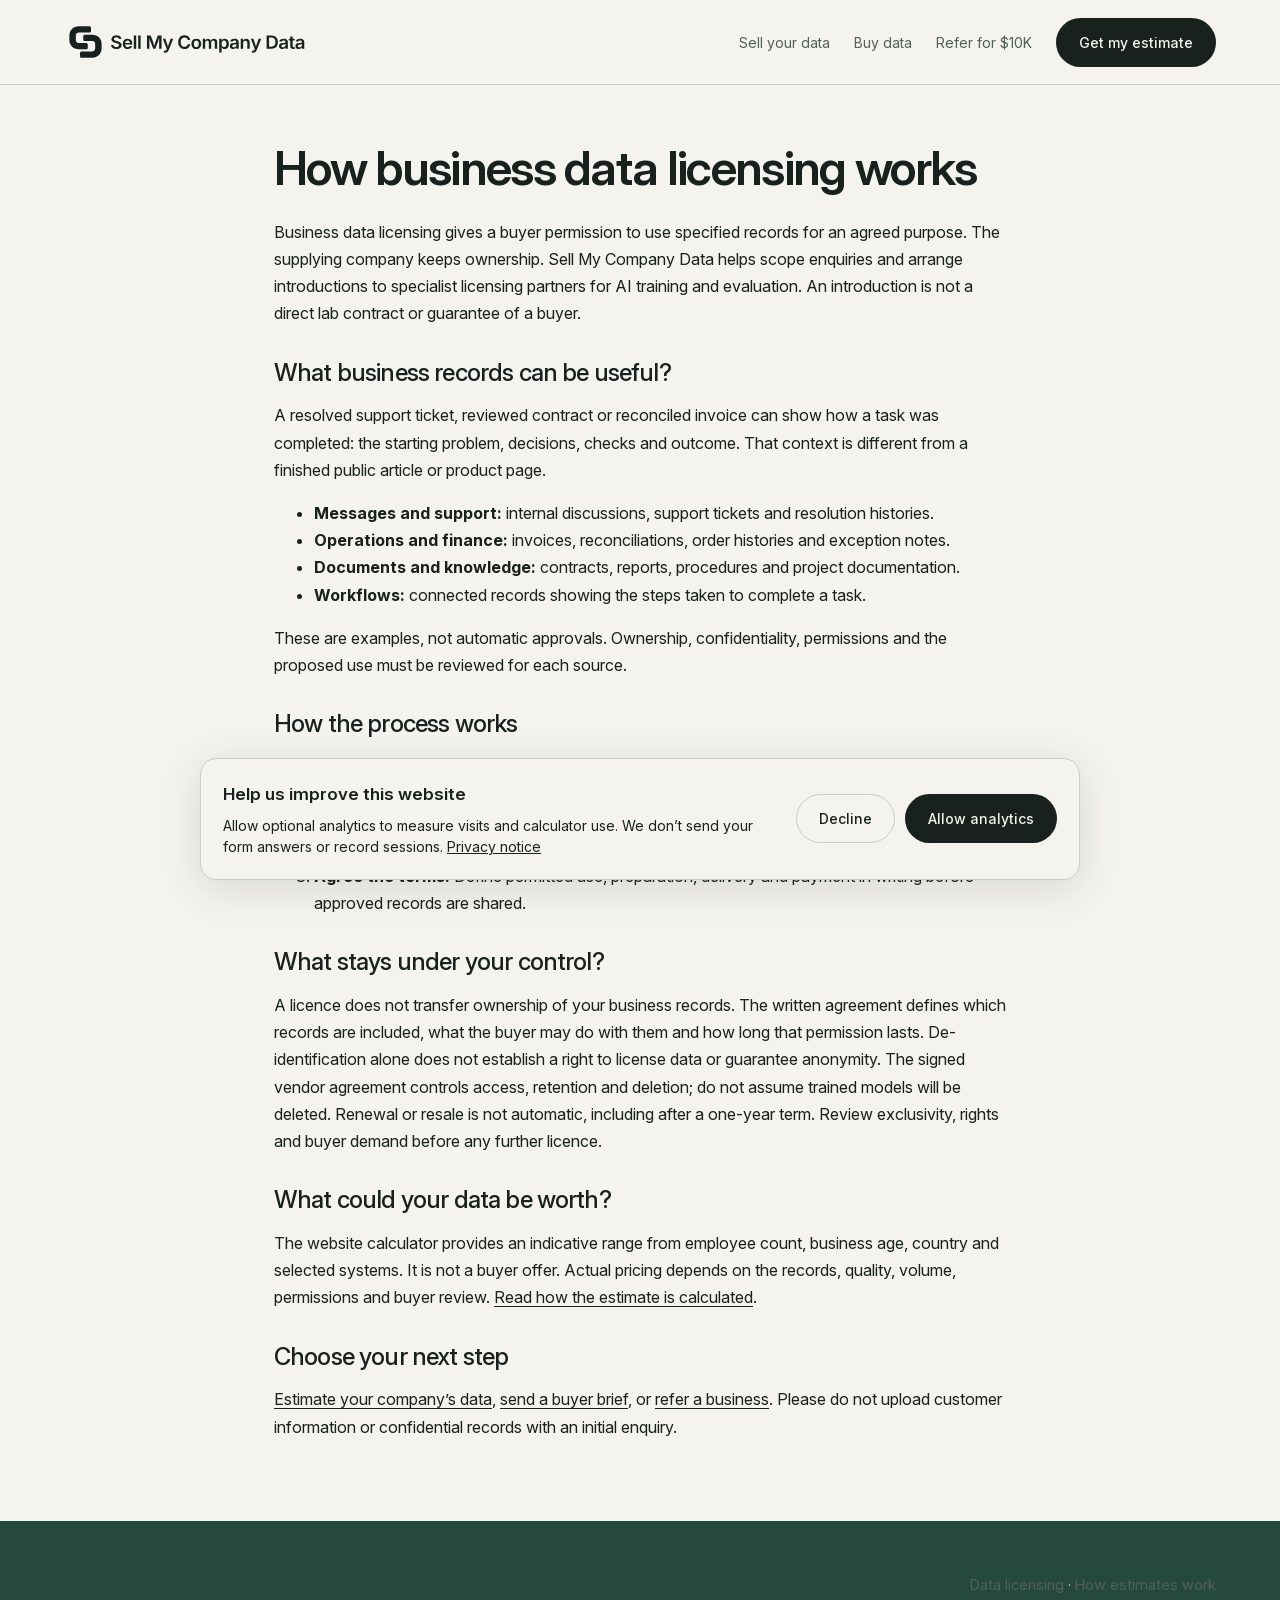
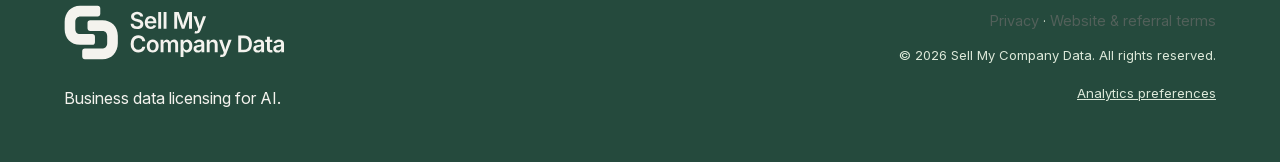
<file: data-licensing/index.html>
<!DOCTYPE html><html lang="en"><head><meta charset="utf-8"><meta name="viewport" content="width=device-width,initial-scale=1,viewport-fit=cover"><meta name="theme-color" content="#F4F3EE"><title>How Business Data Licensing Works | Sell My Company Data</title><link rel="canonical" href="https://sellmycompanydata.com/data-licensing/"><link rel="icon" href="/favicon.svg?v=exchange-2" type="image/svg+xml"><link rel="stylesheet" href="/styles.css"><link rel="stylesheet" href="/responsive.css?v=20261008-cards"><link rel="stylesheet" href="/typography.css?v=3"><link rel="stylesheet" href="/polish.css?v=3"><link rel="stylesheet" href="/brand.css?v=licensing-3"><link rel="stylesheet" href="/audit.css?v=1"><script defer src="/navigation.js"></script><script type="application/ld+json">
{
  "@context": "https://schema.org",
  "@graph": [
    {
      "@type": "Organization",
      "@id": "https://sellmycompanydata.com/#organization",
      "name": "Sell My Company Data",
      "url": "https://sellmycompanydata.com/",
      "logo": {
        "@type": "ImageObject",
        "url": "https://sellmycompanydata.com/assets/brand/horizontal-ink.svg"
      },
      "description": "Business data licensing and indicative valuation for companies, AI labs and research teams."
    },
    {
      "@type": "WebSite",
      "@id": "https://sellmycompanydata.com/#website",
      "name": "Sell My Company Data",
      "url": "https://sellmycompanydata.com/",
      "publisher": {
        "@id": "https://sellmycompanydata.com/#organization"
      },
      "inLanguage": "en"
    },
    {
      "@type": "WebPage",
      "@id": "https://sellmycompanydata.com/data-licensing/#webpage",
      "url": "https://sellmycompanydata.com/data-licensing/",
      "name": "How Business Data Licensing Works | Sell My Company Data",
      "description": "Learn which business records may be licensed for AI research, how rights and scope are reviewed, and what ownership and permitted use mean.",
      "isPartOf": {
        "@id": "https://sellmycompanydata.com/#website"
      },
      "about": {
        "@id": "https://sellmycompanydata.com/#organization"
      },
      "inLanguage": "en",
      "breadcrumb": {
        "@id": "https://sellmycompanydata.com/data-licensing/#breadcrumb"
      }
    },
    {
      "@type": "BreadcrumbList",
      "@id": "https://sellmycompanydata.com/data-licensing/#breadcrumb",
      "itemListElement": [
        {
          "@type": "ListItem",
          "position": 1,
          "name": "Home",
          "item": "https://sellmycompanydata.com/"
        },
        {
          "@type": "ListItem",
          "position": 2,
          "name": "How business data licensing works",
          "item": "https://sellmycompanydata.com/data-licensing/"
        }
      ]
    }
  ]
}
</script>
<meta name="description" content="Learn which business records may be licensed for AI research, how rights and scope are reviewed, and what ownership and permitted use mean.">
<meta name="robots" content="index, follow, max-image-preview:large, max-snippet:-1, max-video-preview:-1">
<meta property="og:title" content="How Business Data Licensing Works | Sell My Company Data">
<meta property="og:description" content="Learn which business records may be licensed for AI research, how rights and scope are reviewed, and what ownership and permitted use mean.">
<meta property="og:url" content="https://sellmycompanydata.com/data-licensing/">
<meta property="og:type" content="website">
<meta property="og:site_name" content="Sell My Company Data">
<meta property="og:image" content="https://sellmycompanydata.com/og-exchange.png">
<meta name="twitter:card" content="summary_large_image">
<meta name="twitter:title" content="How Business Data Licensing Works | Sell My Company Data">
<meta name="twitter:description" content="Learn which business records may be licensed for AI research, how rights and scope are reviewed, and what ownership and permitted use mean.">
<meta name="twitter:image" content="https://sellmycompanydata.com/og-exchange.png">
<link rel="stylesheet" href="/analytics.css?v=1">
<script defer src="/analytics-config.js?v=2"></script>
<script defer src="/analytics.js?v=1"></script>
<link rel="stylesheet" href="/mobile.css?v=20261011-calc">
</head><body><header><div class="wrap">
  <a class="brand" href="/"><img src="/assets/brand/horizontal-ink.svg" alt="Sell My Company Data" width="252" height="44"></a>
  <button class="menu-toggle" type="button" aria-controls="site-nav" aria-expanded="false" aria-label="Open menu"><svg width="20" height="20" viewBox="0 0 20 20" fill="none" aria-hidden="true"><path d="M4 7h12M4 13h12" stroke="currentColor" stroke-width="1.6" stroke-linecap="round"/></svg></button>
  <nav id="site-nav" aria-label="Main navigation">
    <a href="/">Sell your data</a>
    <a href="/buyers/">Buy data</a>
    <a href="/refer/">Refer for $10K</a>
    <a class="btn btn-primary" href="/#value">Get my estimate</a>
  </nav>
</div></header>
<nav class="mobile-routes" aria-label="Main destinations"><a href="/"><svg viewBox="0 0 24 24" width="22" height="22" fill="none" stroke="currentColor" stroke-width="1.7" stroke-linecap="round" stroke-linejoin="round" aria-hidden="true"><path d="M4 7h16v13H4zM8 7V4h8v3M4 12h16M10 12v3h4v-3"/></svg><span>Sell data</span></a><a href="/buyers/"><svg viewBox="0 0 24 24" width="22" height="22" fill="none" stroke="currentColor" stroke-width="1.7" stroke-linecap="round" stroke-linejoin="round" aria-hidden="true"><circle cx="10" cy="10" r="6"/><path d="m15 15 5 5"/></svg><span>Buy data</span></a><a href="/refer/"><svg viewBox="0 0 24 24" width="22" height="22" fill="none" stroke="currentColor" stroke-width="1.7" stroke-linecap="round" stroke-linejoin="round" aria-hidden="true"><path d="M20 12v8H4v-8M3 8h18v4H3zM12 8v12"/><path d="M12 8H8a3 3 0 1 1 3-3l1 3Zm0 0h4a3 3 0 1 0-3-3l-1 3Z"/></svg><span>Refer for $10K</span></a></nav>

<main class="wrap legal-content"><h1>How business data licensing works</h1><p>Business data licensing gives a buyer permission to use specified records for an agreed purpose. The supplying company keeps ownership. Sell My Company Data helps scope enquiries and arrange introductions to specialist licensing partners for AI training and evaluation. An introduction is not a direct lab contract or guarantee of a buyer.</p>
<h2>What business records can be useful?</h2><p>A resolved support ticket, reviewed contract or reconciled invoice can show how a task was completed: the starting problem, decisions, checks and outcome. That context is different from a finished public article or product page.</p><ul><li><strong>Messages and support:</strong> internal discussions, support tickets and resolution histories.</li><li><strong>Operations and finance:</strong> invoices, reconciliations, order histories and exception notes.</li><li><strong>Documents and knowledge:</strong> contracts, reports, procedures and project documentation.</li><li><strong>Workflows:</strong> connected records showing the steps taken to complete a task.</li></ul><p>These are examples, not automatic approvals. Ownership, confidentiality, permissions and the proposed use must be reviewed for each source.</p>
<h2>How the process works</h2><ol><li><strong>Describe the opportunity.</strong> Use the free calculator and share a short description of your records.</li><li><strong>Review rights and scope.</strong> Discuss the sources, authority to license, exclusions and proposed use.</li><li><strong>Agree the terms.</strong> Define permitted use, preparation, delivery and payment in writing before approved records are shared.</li></ol>
<h2>What stays under your control?</h2><p>A licence does not transfer ownership of your business records. The written agreement defines which records are included, what the buyer may do with them and how long that permission lasts. De-identification alone does not establish a right to license data or guarantee anonymity. The signed vendor agreement controls access, retention and deletion; do not assume trained models will be deleted. Renewal or resale is not automatic, including after a one-year term. Review exclusivity, rights and buyer demand before any further licence.</p>
<h2>What could your data be worth?</h2><p>The website calculator provides an indicative range from employee count, business age, country and selected systems. It is not a buyer offer. Actual pricing depends on the records, quality, volume, permissions and buyer review. <a href="/data-valuation/">Read how the estimate is calculated</a>.</p>
<h2>Choose your next step</h2><p><a href="/#value">Estimate your company’s data</a>, <a href="/buyers/">send a buyer brief</a>, or <a href="/refer/">refer a business</a>. Please do not upload customer information or confidential records with an initial enquiry.</p></main><footer><div class="wrap">
  <div class="footer-identity"><a href="/" aria-label="Sell My Company Data home"><img src="/assets/brand/stacked-paper.svg" alt="Sell My Company Data" width="242" height="80"></a><p>Business data licensing for AI.</p></div>
  <div class="footer-details"><nav aria-label="Resources"><a href="/data-licensing/">Data licensing</a> · <a href="/data-valuation/">How estimates work</a></nav><nav aria-label="Legal"><a href="/privacy/">Privacy</a> · <a href="/terms/">Website &amp; referral terms</a></nav>
  <div>&copy; 2026 Sell My Company Data. All rights reserved.</div>
</div></div></footer></body></html>
</file>
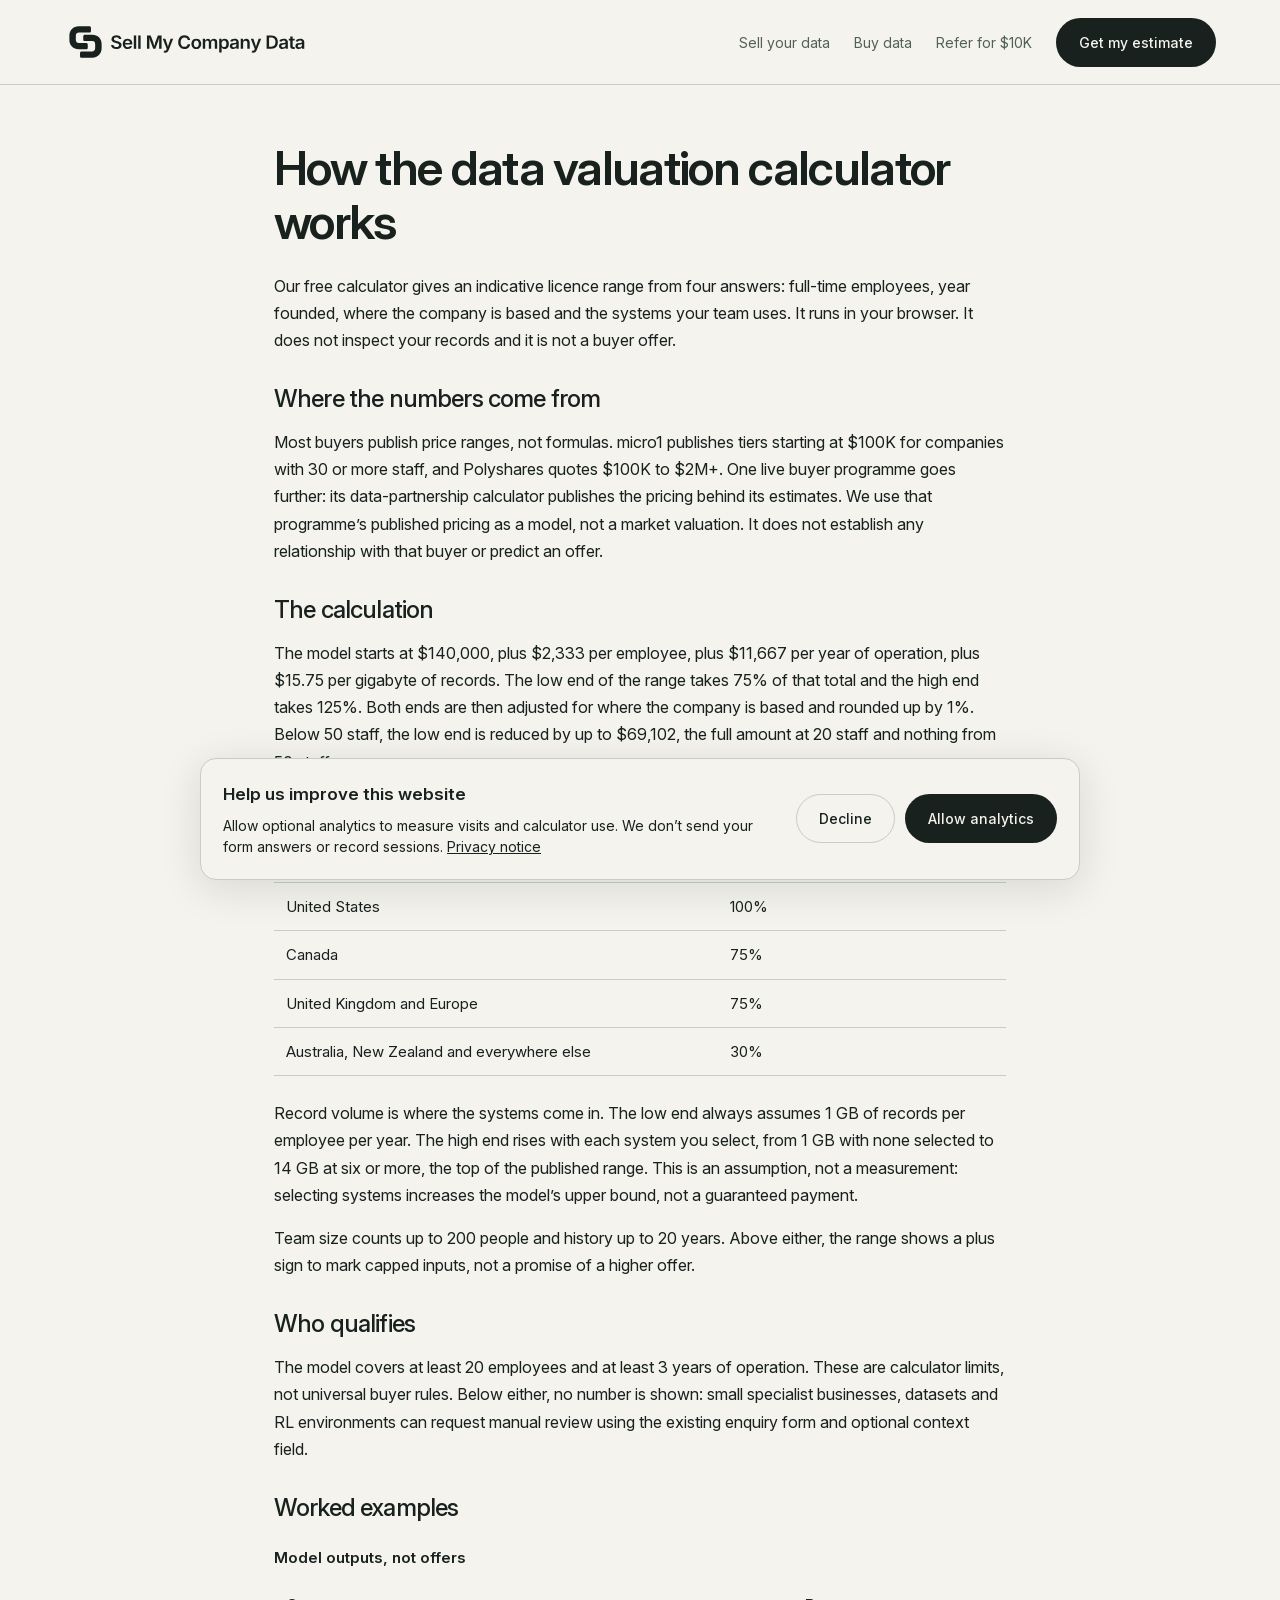
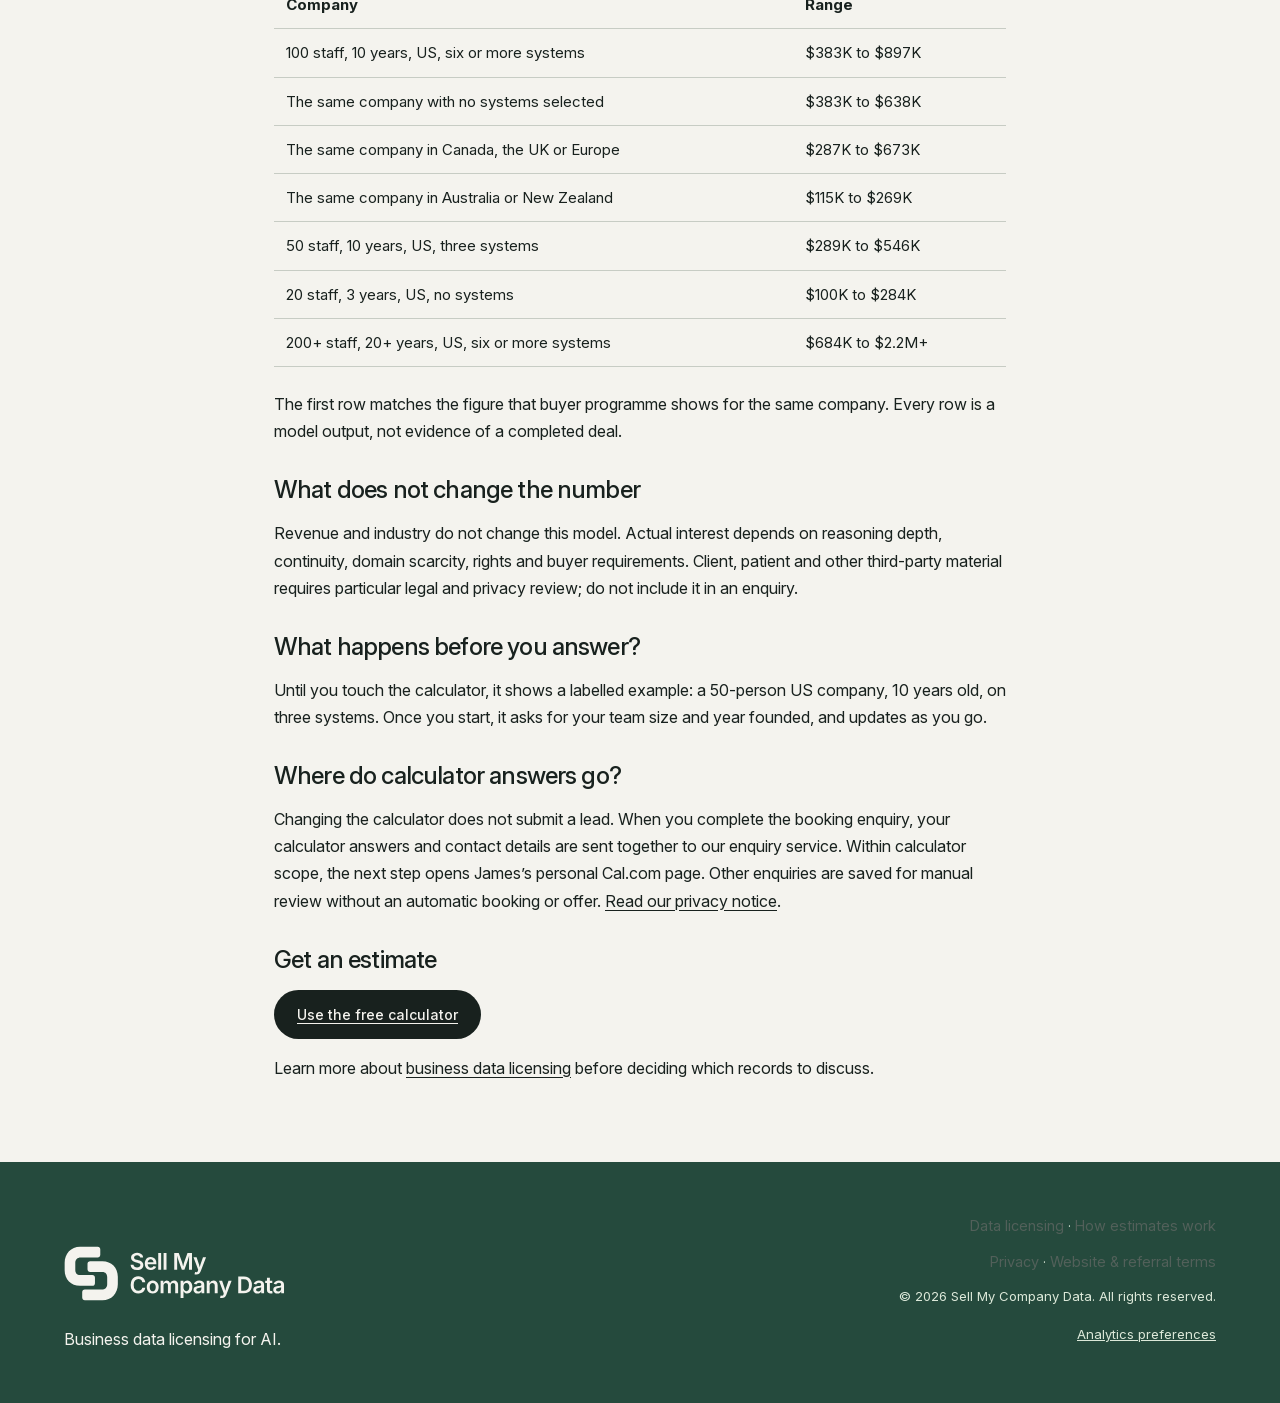
<file: data-valuation/index.html>
<!DOCTYPE html><html lang="en"><head><meta charset="utf-8"><meta name="viewport" content="width=device-width,initial-scale=1,viewport-fit=cover"><meta name="theme-color" content="#F4F3EE"><title>Data Valuation Calculator: Method | Sell My Company Data</title><link rel="canonical" href="https://sellmycompanydata.com/data-valuation/"><link rel="icon" href="/favicon.svg?v=exchange-2" type="image/svg+xml"><link rel="stylesheet" href="/styles.css"><link rel="stylesheet" href="/responsive.css?v=20261008-cards"><link rel="stylesheet" href="/typography.css?v=3"><link rel="stylesheet" href="/polish.css?v=3"><link rel="stylesheet" href="/brand.css?v=licensing-3"><link rel="stylesheet" href="/audit.css?v=1"><script defer src="/navigation.js"></script><script type="application/ld+json">
{
  "@context": "https://schema.org",
  "@graph": [
    {
      "@type": "Organization",
      "@id": "https://sellmycompanydata.com/#organization",
      "name": "Sell My Company Data",
      "url": "https://sellmycompanydata.com/",
      "logo": {
        "@type": "ImageObject",
        "url": "https://sellmycompanydata.com/assets/brand/horizontal-ink.svg"
      },
      "description": "Business data licensing and indicative valuation for companies, AI labs and research teams."
    },
    {
      "@type": "WebSite",
      "@id": "https://sellmycompanydata.com/#website",
      "name": "Sell My Company Data",
      "url": "https://sellmycompanydata.com/",
      "publisher": {
        "@id": "https://sellmycompanydata.com/#organization"
      },
      "inLanguage": "en"
    },
    {
      "@type": "WebPage",
      "@id": "https://sellmycompanydata.com/data-valuation/#webpage",
      "url": "https://sellmycompanydata.com/data-valuation/",
      "name": "Data Valuation Calculator: Method | Sell My Company Data",
      "description": "How our business data calculator works: published buyer pricing by team size, years of records, country and systems, with worked examples and the limits of an estimate.",
      "isPartOf": {
        "@id": "https://sellmycompanydata.com/#website"
      },
      "about": {
        "@id": "https://sellmycompanydata.com/#organization"
      },
      "inLanguage": "en",
      "breadcrumb": {
        "@id": "https://sellmycompanydata.com/data-valuation/#breadcrumb"
      }
    },
    {
      "@type": "BreadcrumbList",
      "@id": "https://sellmycompanydata.com/data-valuation/#breadcrumb",
      "itemListElement": [
        {
          "@type": "ListItem",
          "position": 1,
          "name": "Home",
          "item": "https://sellmycompanydata.com/"
        },
        {
          "@type": "ListItem",
          "position": 2,
          "name": "How the data valuation calculator works",
          "item": "https://sellmycompanydata.com/data-valuation/"
        }
      ]
    }
  ]
}
</script>
<meta name="description" content="How our business data calculator works: published buyer pricing by team size, years of records, country and systems, with worked examples and the limits of an estimate.">
<meta name="robots" content="index, follow, max-image-preview:large, max-snippet:-1, max-video-preview:-1">
<meta property="og:title" content="Data Valuation Calculator: Method | Sell My Company Data">
<meta property="og:description" content="How our business data calculator works: published buyer pricing by team size, years of records, country and systems, with worked examples and the limits of an estimate.">
<meta property="og:url" content="https://sellmycompanydata.com/data-valuation/">
<meta property="og:type" content="website">
<meta property="og:site_name" content="Sell My Company Data">
<meta property="og:image" content="https://sellmycompanydata.com/og-exchange.png">
<meta name="twitter:card" content="summary_large_image">
<meta name="twitter:title" content="Data Valuation Calculator: Method | Sell My Company Data">
<meta name="twitter:description" content="How our business data calculator works: published buyer pricing by team size, years of records, country and systems, with worked examples and the limits of an estimate.">
<meta name="twitter:image" content="https://sellmycompanydata.com/og-exchange.png">
<link rel="stylesheet" href="/analytics.css?v=1">
<script defer src="/analytics-config.js?v=2"></script>
<script defer src="/analytics.js?v=1"></script>
<link rel="stylesheet" href="/mobile.css?v=20261011-calc">
</head><body><header><div class="wrap">
  <a class="brand" href="/"><img src="/assets/brand/horizontal-ink.svg" alt="Sell My Company Data" width="252" height="44"></a>
  <button class="menu-toggle" type="button" aria-controls="site-nav" aria-expanded="false" aria-label="Open menu"><svg width="20" height="20" viewBox="0 0 20 20" fill="none" aria-hidden="true"><path d="M4 7h12M4 13h12" stroke="currentColor" stroke-width="1.6" stroke-linecap="round"/></svg></button>
  <nav id="site-nav" aria-label="Main navigation">
    <a href="/">Sell your data</a>
    <a href="/buyers/">Buy data</a>
    <a href="/refer/">Refer for $10K</a>
    <a class="btn btn-primary" href="/#value">Get my estimate</a>
  </nav>
</div></header>
<nav class="mobile-routes" aria-label="Main destinations"><a href="/"><svg viewBox="0 0 24 24" width="22" height="22" fill="none" stroke="currentColor" stroke-width="1.7" stroke-linecap="round" stroke-linejoin="round" aria-hidden="true"><path d="M4 7h16v13H4zM8 7V4h8v3M4 12h16M10 12v3h4v-3"/></svg><span>Sell data</span></a><a href="/buyers/"><svg viewBox="0 0 24 24" width="22" height="22" fill="none" stroke="currentColor" stroke-width="1.7" stroke-linecap="round" stroke-linejoin="round" aria-hidden="true"><circle cx="10" cy="10" r="6"/><path d="m15 15 5 5"/></svg><span>Buy data</span></a><a href="/refer/"><svg viewBox="0 0 24 24" width="22" height="22" fill="none" stroke="currentColor" stroke-width="1.7" stroke-linecap="round" stroke-linejoin="round" aria-hidden="true"><path d="M20 12v8H4v-8M3 8h18v4H3zM12 8v12"/><path d="M12 8H8a3 3 0 1 1 3-3l1 3Zm0 0h4a3 3 0 1 0-3-3l-1 3Z"/></svg><span>Refer for $10K</span></a></nav>

<main class="wrap legal-content"><h1>How the data valuation calculator works</h1><p>Our free calculator gives an indicative licence range from four answers: full-time employees, year founded, where the company is based and the systems your team uses. It runs in your browser. It does not inspect your records and it is not a buyer offer.</p>
<h2>Where the numbers come from</h2><p>Most buyers publish price ranges, not formulas. micro1 publishes tiers starting at $100K for companies with 30 or more staff, and Polyshares quotes $100K to $2M+. One live buyer programme goes further: its data-partnership calculator publishes the pricing behind its estimates. We use that programme’s published pricing as a model, not a market valuation. It does not establish any relationship with that buyer or predict an offer.</p>
<h2>The calculation</h2><p>The model starts at $140,000, plus $2,333 per employee, plus $11,667 per year of operation, plus $15.75 per gigabyte of records. The low end of the range takes 75% of that total and the high end takes 125%. Both ends are then adjusted for where the company is based and rounded up by 1%. Below 50 staff, the low end is reduced by up to $69,102, the full amount at 20 staff and nothing from 50 staff up.</p>
<div class="table-scroll"><table><caption>Where the company is based</caption><thead><tr><th scope="col">Country</th><th scope="col">Model factor vs US base</th></tr></thead><tbody><tr><td>United States</td><td>100%</td></tr><tr><td>Canada</td><td>75%</td></tr><tr><td>United Kingdom and Europe</td><td>75%</td></tr><tr><td>Australia, New Zealand and everywhere else</td><td>30%</td></tr></tbody></table></div>
<p>Record volume is where the systems come in. The low end always assumes 1 GB of records per employee per year. The high end rises with each system you select, from 1 GB with none selected to 14 GB at six or more, the top of the published range. This is an assumption, not a measurement: selecting systems increases the model’s upper bound, not a guaranteed payment.</p>
<p>Team size counts up to 200 people and history up to 20 years. Above either, the range shows a plus sign to mark capped inputs, not a promise of a higher offer.</p>
<h2>Who qualifies</h2><p>The model covers at least 20 employees and at least 3 years of operation. These are calculator limits, not universal buyer rules. Below either, no number is shown: small specialist businesses, datasets and RL environments can request manual review using the existing enquiry form and optional context field.</p>
<h2>Worked examples</h2><div class="table-scroll"><table><caption>Model outputs, not offers</caption><thead><tr><th scope="col">Company</th><th scope="col">Range</th></tr></thead><tbody><tr><td>100 staff, 10 years, US, six or more systems</td><td>$383K to $897K</td></tr><tr><td>The same company with no systems selected</td><td>$383K to $638K</td></tr><tr><td>The same company in Canada, the UK or Europe</td><td>$287K to $673K</td></tr><tr><td>The same company in Australia or New Zealand</td><td>$115K to $269K</td></tr><tr><td>50 staff, 10 years, US, three systems</td><td>$289K to $546K</td></tr><tr><td>20 staff, 3 years, US, no systems</td><td>$100K to $284K</td></tr><tr><td>200+ staff, 20+ years, US, six or more systems</td><td>$684K to $2.2M+</td></tr></tbody></table></div>
<p>The first row matches the figure that buyer programme shows for the same company. Every row is a model output, not evidence of a completed deal.</p>
<h2>What does not change the number</h2><p>Revenue and industry do not change this model. Actual interest depends on reasoning depth, continuity, domain scarcity, rights and buyer requirements. Client, patient and other third-party material requires particular legal and privacy review; do not include it in an enquiry.</p>
<h2>What happens before you answer?</h2><p>Until you touch the calculator, it shows a labelled example: a 50-person US company, 10 years old, on three systems. Once you start, it asks for your team size and year founded, and updates as you go.</p>
<h2>Where do calculator answers go?</h2><p>Changing the calculator does not submit a lead. When you complete the booking enquiry, your calculator answers and contact details are sent together to our enquiry service. Within calculator scope, the next step opens James’s personal Cal.com page. Other enquiries are saved for manual review without an automatic booking or offer. <a href="/privacy/">Read our privacy notice</a>.</p>
<h2>Get an estimate</h2><p><a class="btn btn-primary" href="/#value">Use the free calculator</a></p><p>Learn more about <a href="/data-licensing/">business data licensing</a> before deciding which records to discuss.</p></main><footer><div class="wrap">
  <div class="footer-identity"><a href="/" aria-label="Sell My Company Data home"><img src="/assets/brand/stacked-paper.svg" alt="Sell My Company Data" width="242" height="80"></a><p>Business data licensing for AI.</p></div>
  <div class="footer-details"><nav aria-label="Resources"><a href="/data-licensing/">Data licensing</a> · <a href="/data-valuation/">How estimates work</a></nav><nav aria-label="Legal"><a href="/privacy/">Privacy</a> · <a href="/terms/">Website &amp; referral terms</a></nav>
  <div>&copy; 2026 Sell My Company Data. All rights reserved.</div>
</div></div></footer></body></html>
</file>
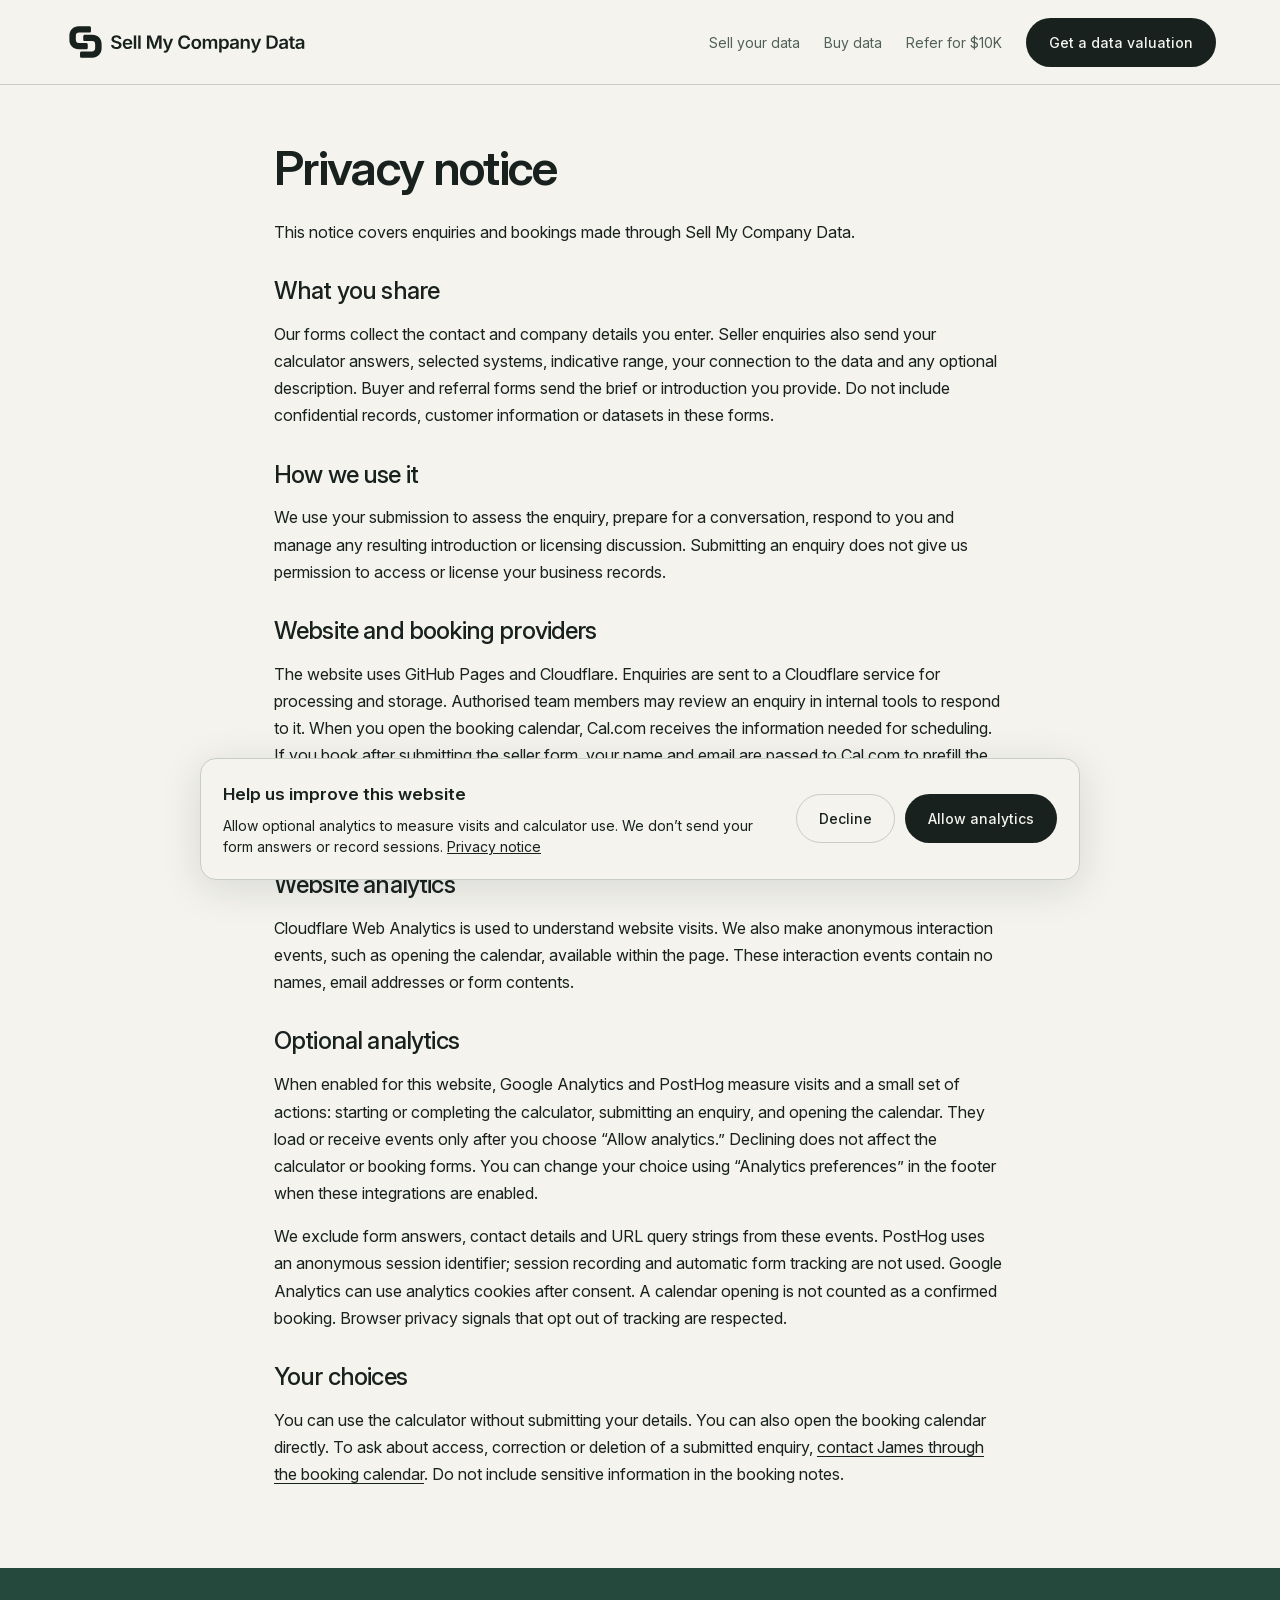
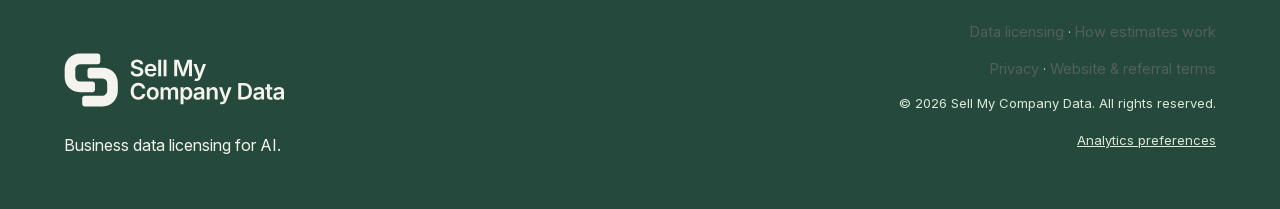
<file: privacy/index.html>
<!DOCTYPE html>
<html lang="en"><head><meta charset="utf-8"><meta name="viewport" content="width=device-width, initial-scale=1, viewport-fit=cover"><meta name="theme-color" content="#F4F3EE"><title>Privacy Notice | Sell My Company Data</title><link rel="canonical" href="https://sellmycompanydata.com/privacy/"><link rel="icon" href="/favicon.svg?v=exchange-2" type="image/svg+xml"><link rel="stylesheet" href="/styles.css"><link rel="stylesheet" href="/responsive.css?v=20261008-cards"><link rel="stylesheet" href="/typography.css?v=3"><link rel="stylesheet" href="/polish.css?v=3"><link rel="stylesheet" href="/brand.css?v=licensing-3"><link rel="stylesheet" href="/audit.css?v=1"><script defer src="/navigation.js"></script><script type="application/ld+json">
{
  "@context": "https://schema.org",
  "@graph": [
    {
      "@type": "Organization",
      "@id": "https://sellmycompanydata.com/#organization",
      "name": "Sell My Company Data",
      "url": "https://sellmycompanydata.com/",
      "logo": {
        "@type": "ImageObject",
        "url": "https://sellmycompanydata.com/assets/brand/horizontal-ink.svg"
      },
      "description": "Business data licensing and indicative valuation for companies, AI labs and research teams."
    },
    {
      "@type": "WebSite",
      "@id": "https://sellmycompanydata.com/#website",
      "name": "Sell My Company Data",
      "url": "https://sellmycompanydata.com/",
      "publisher": {
        "@id": "https://sellmycompanydata.com/#organization"
      },
      "inLanguage": "en"
    },
    {
      "@type": "WebPage",
      "@id": "https://sellmycompanydata.com/privacy/#webpage",
      "url": "https://sellmycompanydata.com/privacy/",
      "name": "Privacy Notice | Sell My Company Data",
      "description": "Learn what information our enquiry forms collect, how booking details are used, and how to contact us about your data.",
      "isPartOf": {
        "@id": "https://sellmycompanydata.com/#website"
      },
      "about": {
        "@id": "https://sellmycompanydata.com/#organization"
      },
      "inLanguage": "en",
      "breadcrumb": {
        "@id": "https://sellmycompanydata.com/privacy/#breadcrumb"
      }
    },
    {
      "@type": "BreadcrumbList",
      "@id": "https://sellmycompanydata.com/privacy/#breadcrumb",
      "itemListElement": [
        {
          "@type": "ListItem",
          "position": 1,
          "name": "Home",
          "item": "https://sellmycompanydata.com/"
        },
        {
          "@type": "ListItem",
          "position": 2,
          "name": "Privacy notice",
          "item": "https://sellmycompanydata.com/privacy/"
        }
      ]
    }
  ]
}
</script>
<meta name="description" content="Learn what information our enquiry forms collect, how booking details are used, and how to contact us about your data.">
<meta name="robots" content="index, follow, max-image-preview:large, max-snippet:-1, max-video-preview:-1">
<meta property="og:title" content="Privacy Notice | Sell My Company Data">
<meta property="og:description" content="Learn what information our enquiry forms collect, how booking details are used, and how to contact us about your data.">
<meta property="og:url" content="https://sellmycompanydata.com/privacy/">
<meta property="og:type" content="website">
<meta property="og:site_name" content="Sell My Company Data">
<meta property="og:image" content="https://sellmycompanydata.com/og-exchange.png">
<meta name="twitter:card" content="summary_large_image">
<meta name="twitter:title" content="Privacy Notice | Sell My Company Data">
<meta name="twitter:description" content="Learn what information our enquiry forms collect, how booking details are used, and how to contact us about your data.">
<meta name="twitter:image" content="https://sellmycompanydata.com/og-exchange.png">
<link rel="stylesheet" href="/analytics.css?v=1">
<script defer src="/analytics-config.js?v=2"></script>
<script defer src="/analytics.js?v=1"></script>
<link rel="stylesheet" href="/mobile.css?v=20261011-calc">
</head><body><header><div class="wrap">
  <a class="brand" href="/"><img src="/assets/brand/horizontal-ink.svg" alt="Sell My Company Data" width="252" height="44"></a>
  <button class="menu-toggle" type="button" aria-controls="site-nav" aria-expanded="false" aria-label="Open menu"><svg width="20" height="20" viewBox="0 0 20 20" fill="none" aria-hidden="true"><path d="M4 7h12M4 13h12" stroke="currentColor" stroke-width="1.6" stroke-linecap="round"/></svg></button>
  <nav id="site-nav" aria-label="Main navigation">
    <a href="/">Sell your data</a>
    <a href="/buyers/">Buy data</a>
    <a href="/refer/">Refer for $10K</a>
    <a class="btn btn-primary" href="/#value">Get a data valuation</a>
  </nav>
</div></header>
<nav class="mobile-routes" aria-label="Main destinations"><a href="/"><svg viewBox="0 0 24 24" width="22" height="22" fill="none" stroke="currentColor" stroke-width="1.7" stroke-linecap="round" stroke-linejoin="round" aria-hidden="true"><path d="M4 7h16v13H4zM8 7V4h8v3M4 12h16M10 12v3h4v-3"/></svg><span>Sell data</span></a><a href="/buyers/"><svg viewBox="0 0 24 24" width="22" height="22" fill="none" stroke="currentColor" stroke-width="1.7" stroke-linecap="round" stroke-linejoin="round" aria-hidden="true"><circle cx="10" cy="10" r="6"/><path d="m15 15 5 5"/></svg><span>Buy data</span></a><a href="/refer/"><svg viewBox="0 0 24 24" width="22" height="22" fill="none" stroke="currentColor" stroke-width="1.7" stroke-linecap="round" stroke-linejoin="round" aria-hidden="true"><path d="M20 12v8H4v-8M3 8h18v4H3zM12 8v12"/><path d="M12 8H8a3 3 0 1 1 3-3l1 3Zm0 0h4a3 3 0 1 0-3-3l-1 3Z"/></svg><span>Refer for $10K</span></a></nav>

<main class="wrap legal-content"><h1>Privacy notice</h1><p>This notice covers enquiries and bookings made through Sell My Company Data.</p>
<h2>What you share</h2><p>Our forms collect the contact and company details you enter. Seller enquiries also send your calculator answers, selected systems, indicative range, your connection to the data and any optional description. Buyer and referral forms send the brief or introduction you provide. Do not include confidential records, customer information or datasets in these forms.</p>
<h2>How we use it</h2><p>We use your submission to assess the enquiry, prepare for a conversation, respond to you and manage any resulting introduction or licensing discussion. Submitting an enquiry does not give us permission to access or license your business records.</p>
<h2>Website and booking providers</h2><p>The website uses GitHub Pages and Cloudflare. Enquiries are sent to a Cloudflare service for processing and storage. Authorised team members may review an enquiry in internal tools to respond to it. When you open the booking calendar, Cal.com receives the information needed for scheduling. If you book after submitting the seller form, your name and email are passed to Cal.com to prefill the booking.</p><p>Read <a href="https://cal.com/privacy">Cal.com’s privacy notice</a> and <a href="https://www.cloudflare.com/privacypolicy/">Cloudflare’s privacy policy</a> for their handling of information.</p>
<h2>Website analytics</h2><p>Cloudflare Web Analytics is used to understand website visits. We also make anonymous interaction events, such as opening the calendar, available within the page. These interaction events contain no names, email addresses or form contents.</p>
<h2>Optional analytics</h2><p>When enabled for this website, Google Analytics and PostHog measure visits and a small set of actions: starting or completing the calculator, submitting an enquiry, and opening the calendar. They load or receive events only after you choose “Allow analytics.” Declining does not affect the calculator or booking forms. You can change your choice using “Analytics preferences” in the footer when these integrations are enabled.</p><p>We exclude form answers, contact details and URL query strings from these events. PostHog uses an anonymous session identifier; session recording and automatic form tracking are not used. Google Analytics can use analytics cookies after consent. A calendar opening is not counted as a confirmed booking. Browser privacy signals that opt out of tracking are respected.</p><h2>Your choices</h2><p>You can use the calculator without submitting your details. You can also open the booking calendar directly. To ask about access, correction or deletion of a submitted enquiry, <a href="https://cal.com/jamesrowdyy/15min">contact James through the booking calendar</a>. Do not include sensitive information in the booking notes.</p></main><footer><div class="wrap">
  <div class="footer-identity"><a href="/" aria-label="Sell My Company Data home"><img src="/assets/brand/stacked-paper.svg" alt="Sell My Company Data" width="242" height="80"></a><p>Business data licensing for AI.</p></div>
  <div class="footer-details"><nav aria-label="Resources"><a href="/data-licensing/">Data licensing</a> · <a href="/data-valuation/">How estimates work</a></nav><nav aria-label="Legal"><a href="/privacy/">Privacy</a> · <a href="/terms/">Website &amp; referral terms</a></nav>
  <div>&copy; 2026 Sell My Company Data. All rights reserved.</div>
</div></div></footer></body></html>
</file>
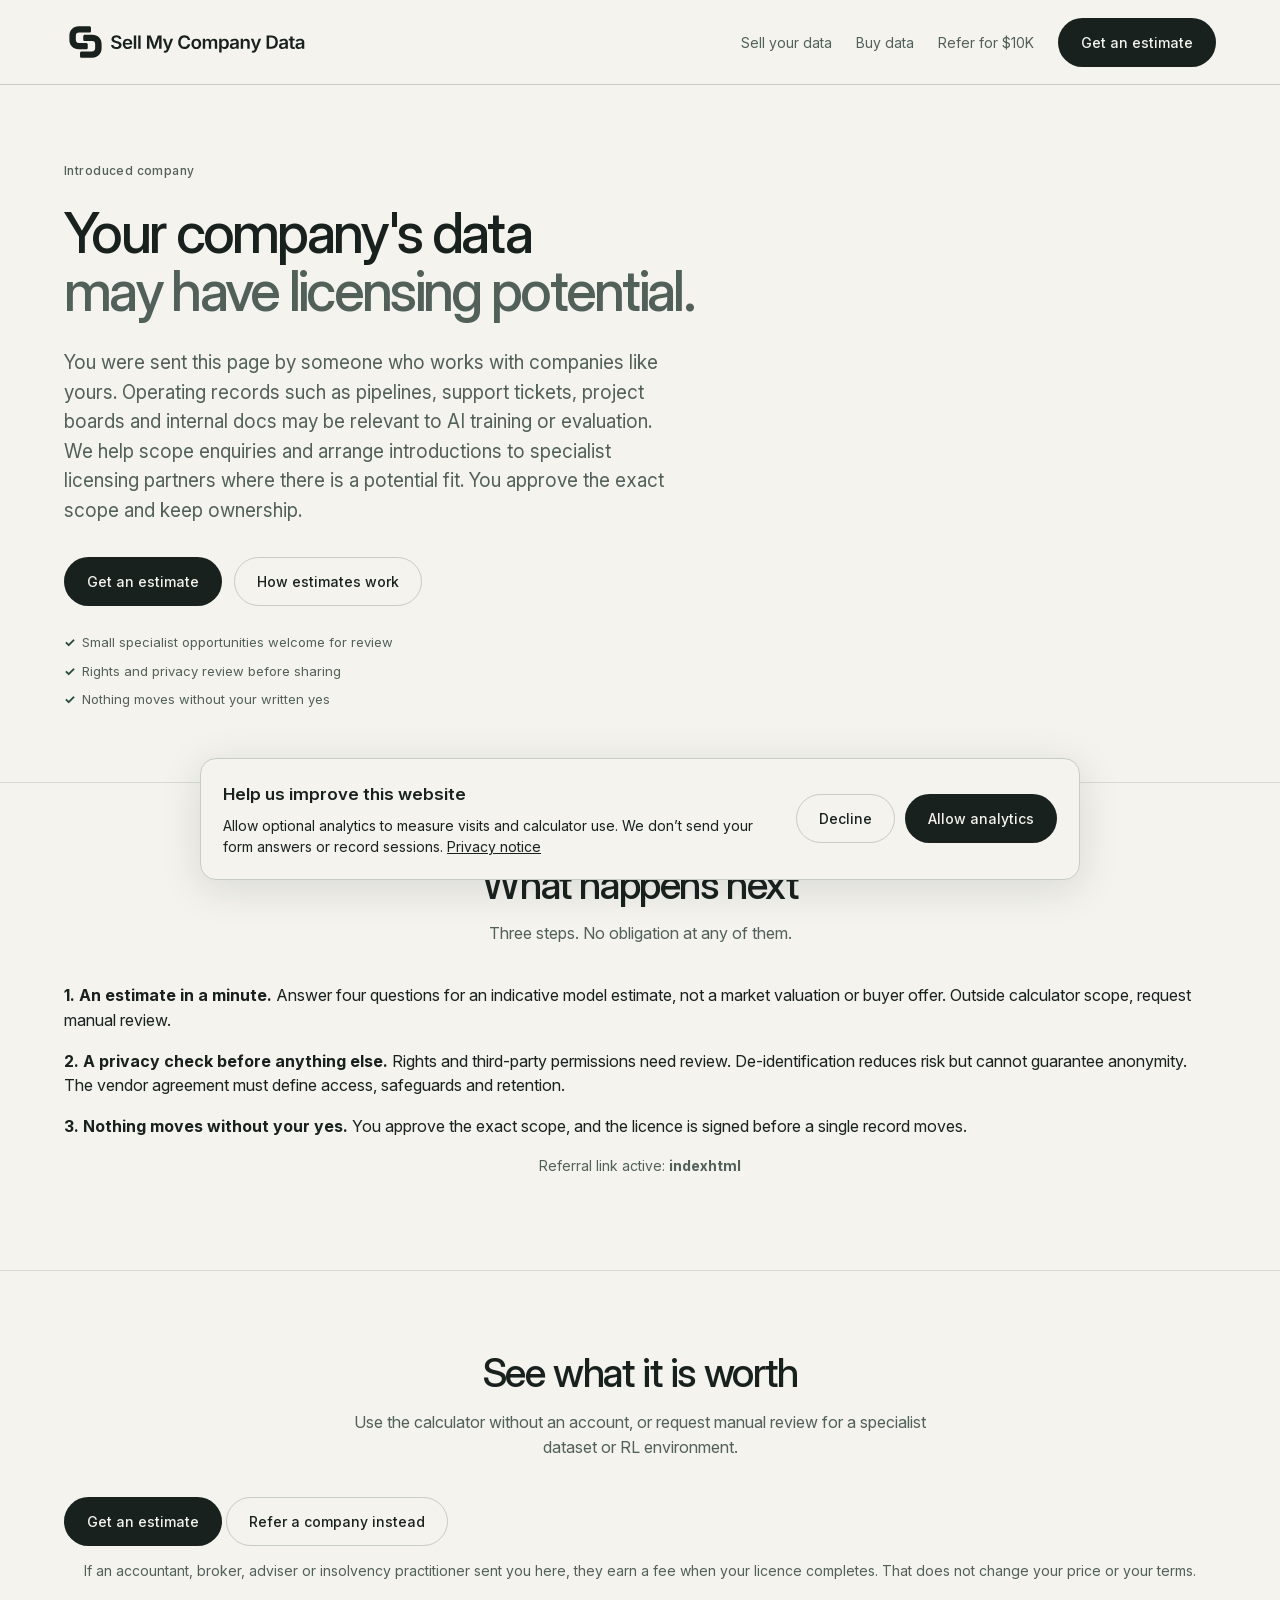
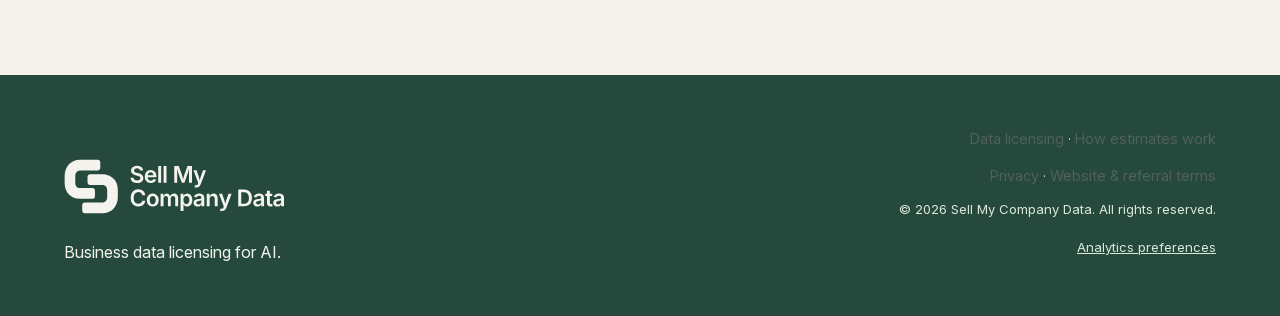
<file: r/index.html>
<!DOCTYPE html>
<html lang="en">
<head>
<meta charset="utf-8">
<meta name="viewport" content="width=device-width, initial-scale=1, viewport-fit=cover">
<meta name="theme-color" content="#F4F3EE">
<meta name="robots" content="noindex">
<title>You were sent here | Sell My Company Data</title>
<meta name="description" content="A contact introduced your company. See what its operating records could license for, and how the privacy work is handled.">
<link rel="icon" href="/favicon.ico?v=exchange-2" sizes="any">
<link rel="icon" href="/favicon-32.png?v=exchange-2" sizes="32x32" type="image/png">
<link rel="icon" href="/favicon.svg?v=exchange-2" type="image/svg+xml">
<link rel="apple-touch-icon" href="/apple-touch-icon.png?v=exchange-2" sizes="180x180">
<link rel="stylesheet" href="/styles.css">
<link rel="stylesheet" href="/responsive.css?v=20261008-cards">
<link rel="stylesheet" href="/polish.css?v=2">
<link rel="stylesheet" href="/typography.css?v=3">
<link rel="stylesheet" href="/brand.css?v=licensing-3">
<link rel="stylesheet" href="/audit.css?v=1">
<link rel="stylesheet" href="/analytics.css?v=1">
<link rel="stylesheet" href="/mobile.css?v=20261011-calc">
<script defer src="/navigation.js"></script>
<script defer src="/site-events.js?v=1"></script>
<script defer src="/attribution.js?v=2"></script>
<script defer src="/analytics-config.js?v=2"></script>
<script defer src="/analytics.js?v=1"></script>
</head>
<body class="refer-page">

<header><div class="wrap">
  <a class="brand" href="/"><img src="/assets/brand/horizontal-ink.svg" alt="Sell My Company Data" width="252" height="44"></a>
  <button class="menu-toggle" type="button" aria-controls="site-nav" aria-expanded="false" aria-label="Open menu"><svg width="20" height="20" viewBox="0 0 20 20" fill="none" aria-hidden="true"><path d="M4 7h12M4 13h12" stroke="currentColor" stroke-width="1.6" stroke-linecap="round"/></svg></button>
  <nav id="site-nav" aria-label="Main navigation">
    <a href="/">Sell your data</a>
    <a href="/buyers/">Buy data</a>
    <a href="/refer/">Refer for $10K</a>
    <a class="btn btn-primary" href="/#value" data-attrib>Get an estimate</a>
  </nav>
</div></header>
<nav class="mobile-routes" aria-label="Main destinations"><a href="/" data-attrib><svg viewBox="0 0 24 24" width="22" height="22" fill="none" stroke="currentColor" stroke-width="1.7" stroke-linecap="round" stroke-linejoin="round" aria-hidden="true"><path d="M4 7h16v13H4zM8 7V4h8v3M4 12h16M10 12v3h4v-3"/></svg><span>Sell data</span></a><a href="/buyers/"><svg viewBox="0 0 24 24" width="22" height="22" fill="none" stroke="currentColor" stroke-width="1.7" stroke-linecap="round" stroke-linejoin="round" aria-hidden="true"><circle cx="10" cy="10" r="6"/><path d="m15 15 5 5"/></svg><span>Buy data</span></a><a href="/refer/" data-attrib><svg viewBox="0 0 24 24" width="22" height="22" fill="none" stroke="currentColor" stroke-width="1.7" stroke-linecap="round" stroke-linejoin="round" aria-hidden="true"><path d="M20 12v8H4v-8M3 8h18v4H3zM12 8v12"/><path d="M12 8H8a3 3 0 1 1 3-3l1 3Zm0 0h4a3 3 0 1 0-3-3l-1 3Z"/></svg><span>Refer for $10K</span></a></nav>
<main>
<div class="hero hero-left wrap exchange-hero">
 <div class="hero-copy">
  <div class="eyebrow"><i></i>Introduced company</div>
  <h1>Your company's data<br> <em>may have licensing potential.</em></h1>
  <p>You were sent this page by someone who works with companies like yours. Operating records such as pipelines, support tickets, project boards and internal docs may be relevant to AI training or evaluation. We help scope enquiries and arrange introductions to specialist licensing partners where there is a potential fit. You approve the exact scope and keep ownership.</p>
  <div class="actions">
    <a class="btn btn-primary btn-lg" href="/#value" data-attrib>Get an estimate</a>
    <a class="btn btn-ghost btn-lg" href="/data-valuation/">How estimates work</a>
  </div>
  <div class="trust">
    <span><b class="tick">&#10003;</b> Small specialist opportunities welcome for review</span>
    <span><b class="tick">&#10003;</b> Rights and privacy review before sharing</span>
    <span><b class="tick">&#10003;</b> Nothing moves without your written yes</span>
  </div>
 </div>
</div>

<section>
  <div class="wrap">
    <div class="sec-head">
      <h2>What happens next</h2>
      <p>Three steps. No obligation at any of them.</p>
    </div>
    <p><b>1. An estimate in a minute.</b> Answer four questions for an indicative model estimate, not a market valuation or buyer offer. Outside calculator scope, request manual review.</p>
    <p><b>2. A privacy check before anything else.</b> Rights and third-party permissions need review. De-identification reduces risk but cannot guarantee anonymity. The vendor agreement must define access, safeguards and retention.</p>
    <p><b>3. Nothing moves without your yes.</b> You approve the exact scope, and the licence is signed before a single record moves.</p>
    <p class="fine" id="src-note" hidden>Referral link active: <b id="src-code"></b></p>
  </div>
</section>

<section id="start">
  <div class="wrap">
    <div class="sec-head">
      <h2>See what it is worth</h2>
      <p>Use the calculator without an account, or request manual review for a specialist dataset or RL environment.</p>
    </div>
    <div class="actions">
      <a class="btn btn-primary btn-lg" href="/#value" data-attrib>Get an estimate</a>
      <a class="btn btn-ghost btn-lg" href="/refer/" data-attrib>Refer a company instead</a>
    </div>
    <p class="fine">If an accountant, broker, adviser or insolvency practitioner sent you here, they earn a fee when your licence completes. That does not change your price or your terms.</p>
  </div>
</section>
</main>
<footer><div class="wrap">
  <div class="footer-identity"><a href="/" aria-label="Sell My Company Data home"><img src="/assets/brand/stacked-paper.svg" alt="Sell My Company Data" width="242" height="80"></a><p>Business data licensing for AI.</p></div>
  <div class="footer-details"><nav aria-label="Resources"><a href="/data-licensing/">Data licensing</a> &middot; <a href="/data-valuation/">How estimates work</a></nav><nav aria-label="Legal"><a href="/privacy/">Privacy</a> &middot; <a href="/terms/">Website &amp; referral terms</a></nav>
  <div>&copy; 2026 Sell My Company Data. All rights reserved.</div>
</div></div></footer>
</body>
</html>
</file>
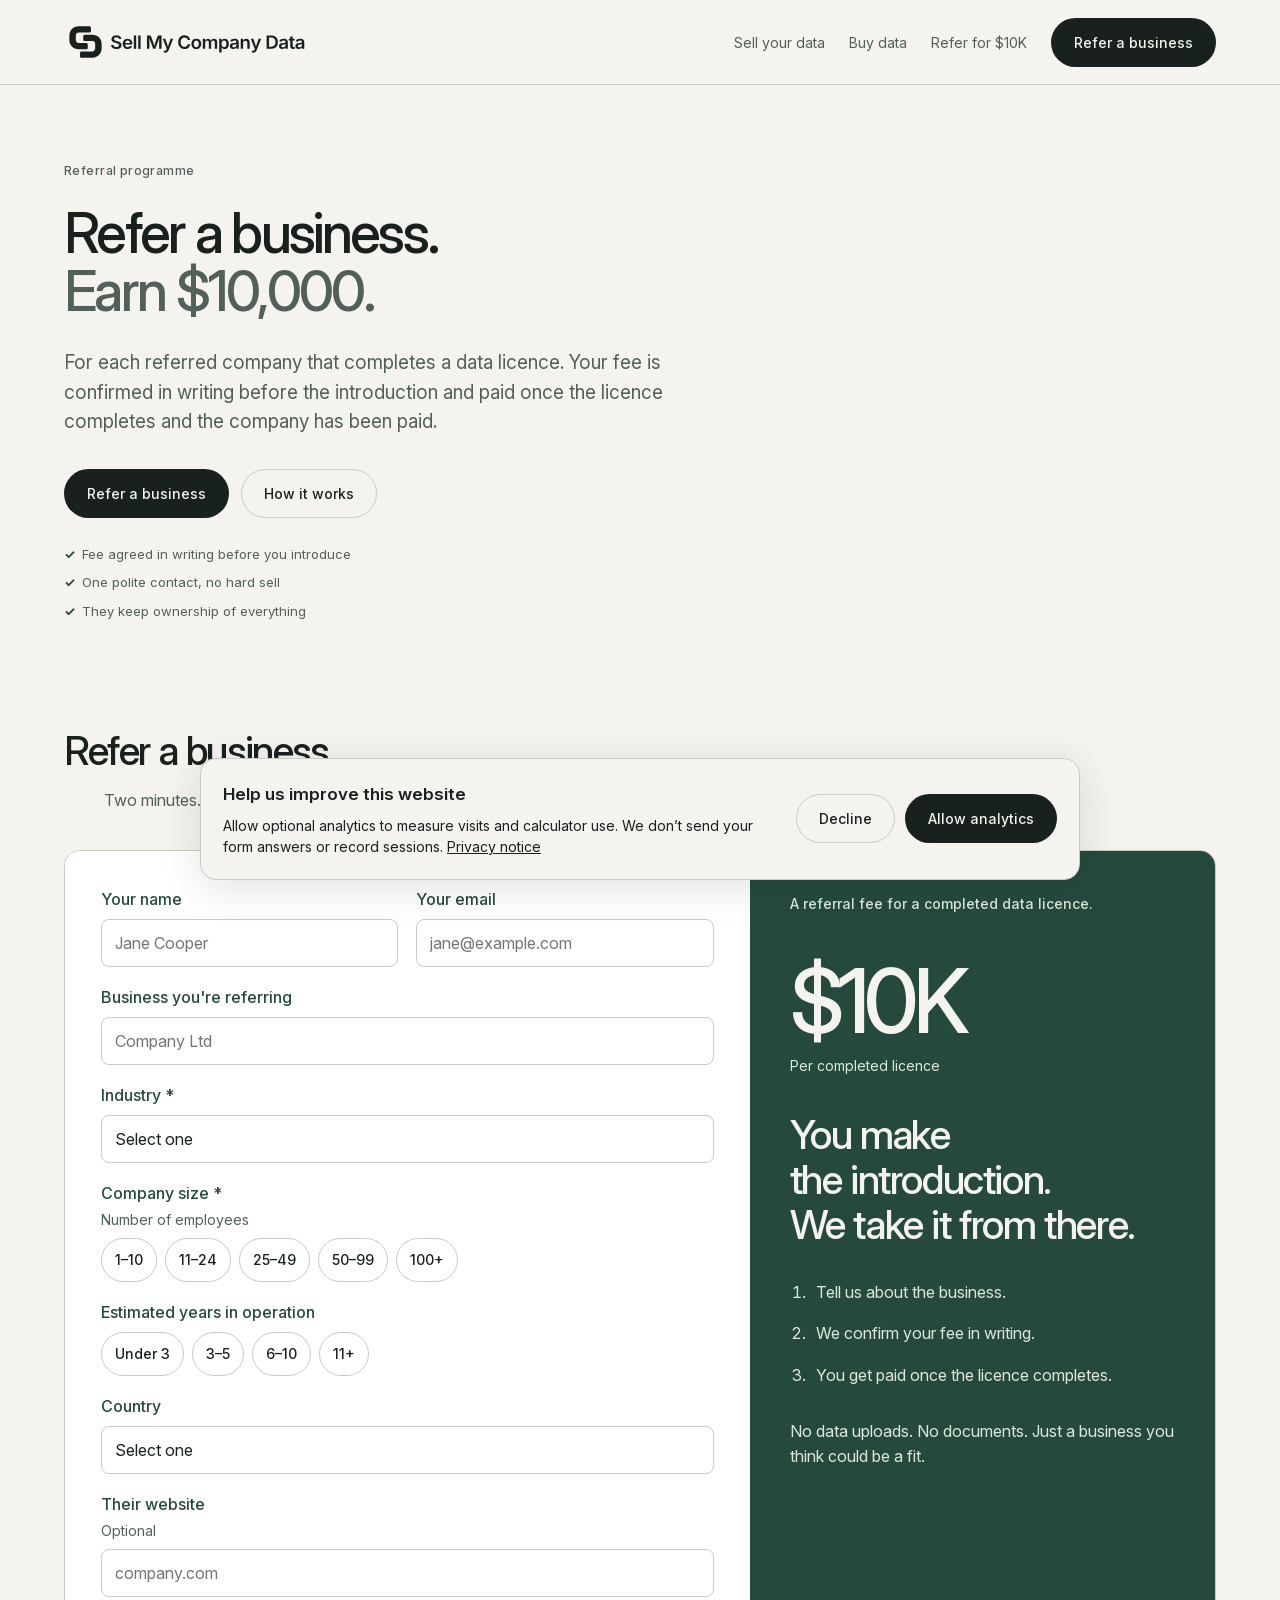
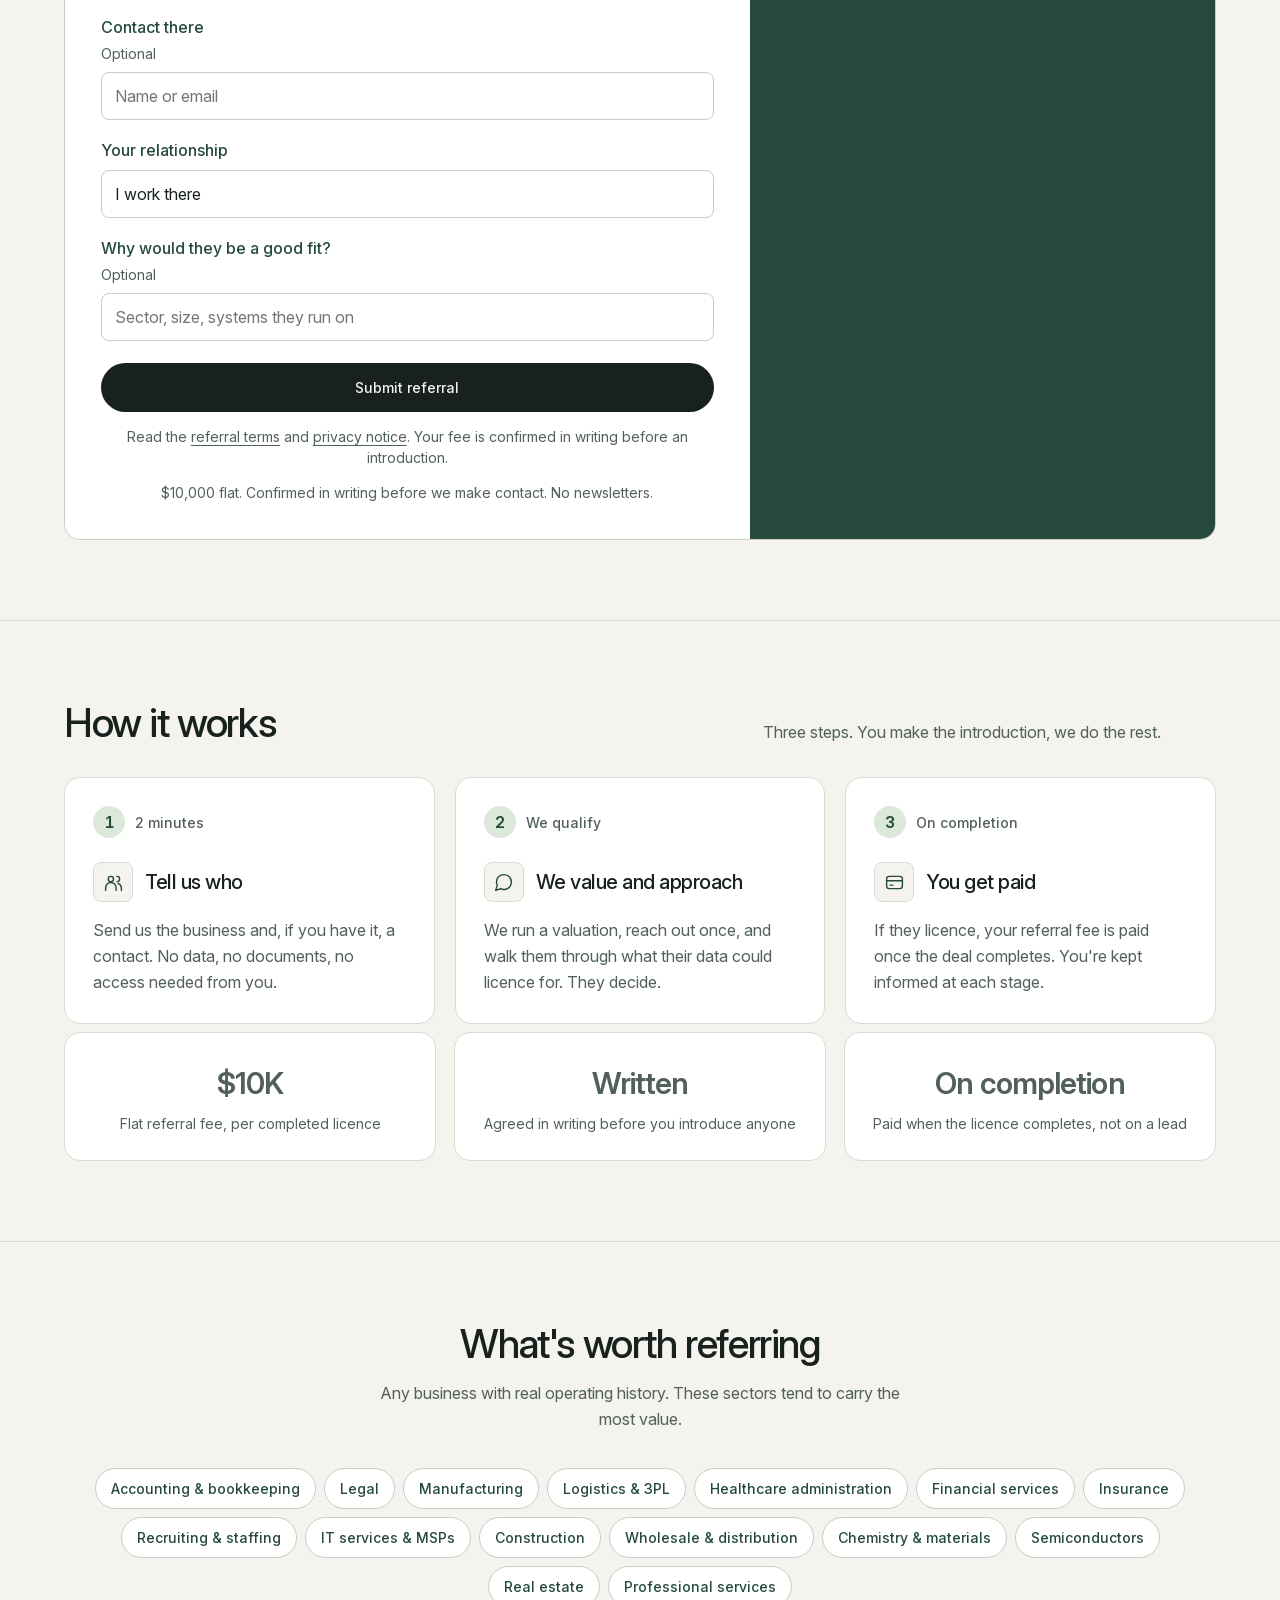
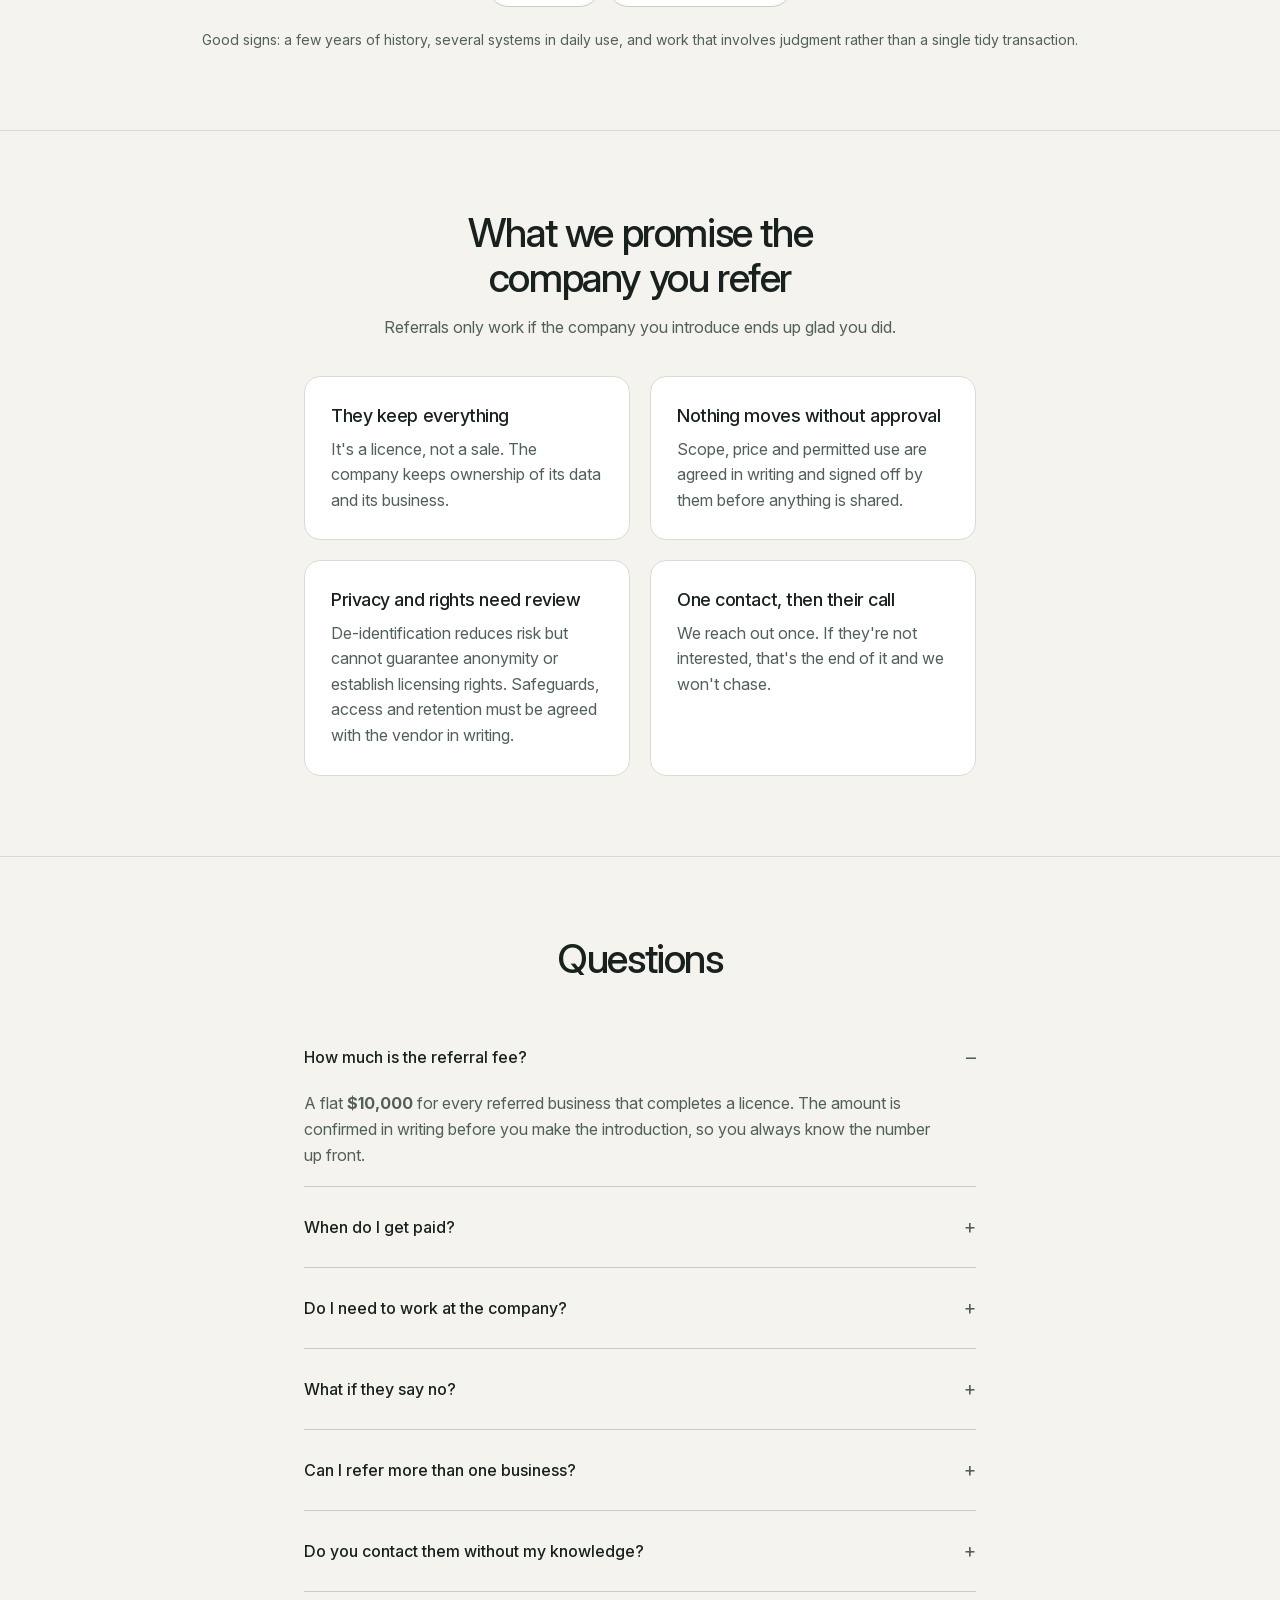
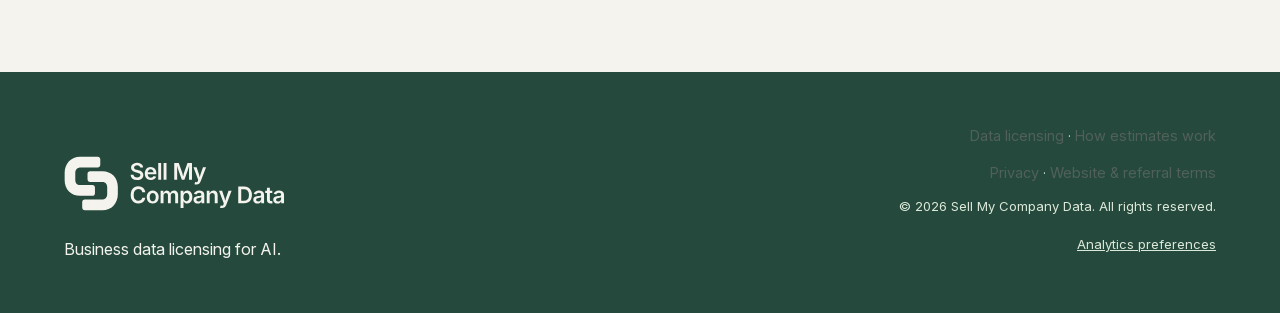
<file: refer/index.html>
<!DOCTYPE html>
<html lang="en">
<head>
<meta charset="utf-8">
<meta name="viewport" content="width=device-width, initial-scale=1, viewport-fit=cover">
<meta name="theme-color" content="#F4F3EE">
<meta name="apple-mobile-web-app-capable" content="yes">
<meta name="mobile-web-app-capable" content="yes">
<meta name="format-detection" content="telephone=no">
<title>Refer a Business for a $10,000 Fee | Sell My Company Data</title>
<meta name="description" content="Introduce a company with valuable operating data. Earn $10,000 per completed licence, with the referral fee agreed in writing.">
<link rel="canonical" href="https://sellmycompanydata.com/refer/">
<meta property="og:type" content="website">
<meta property="og:site_name" content="Sell My Company Data">
<meta property="og:title" content="Refer a Business for a $10,000 Fee | Sell My Company Data">
<meta property="og:description" content="Introduce a company with valuable operating data. Earn $10,000 per completed licence, with the referral fee agreed in writing.">
<meta property="og:url" content="https://sellmycompanydata.com/refer/">
<meta property="og:image" content="https://sellmycompanydata.com/assets/brand/referral-link-preview.png">
<meta property="og:image:width" content="1200">
<meta property="og:image:height" content="630">
<meta name="twitter:card" content="summary_large_image">
<meta name="twitter:title" content="Refer a Business for a $10,000 Fee | Sell My Company Data">
<meta name="twitter:description" content="Introduce a company with valuable operating data. Earn $10,000 per completed licence, with the referral fee agreed in writing.">
<meta name="twitter:image" content="https://sellmycompanydata.com/assets/brand/referral-link-preview.png">
<link rel="icon" href="/favicon.ico?v=exchange-2" sizes="any">
<link rel="icon" href="/favicon-32.png?v=exchange-2" sizes="32x32" type="image/png">
<link rel="icon" href="/favicon.svg?v=exchange-2" type="image/svg+xml">
<link rel="apple-touch-icon" href="/apple-touch-icon.png?v=exchange-2" sizes="180x180">
<script type="application/ld+json">
{
  "@context": "https://schema.org",
  "@graph": [
    {
      "@type": "Organization",
      "@id": "https://sellmycompanydata.com/#organization",
      "name": "Sell My Company Data",
      "url": "https://sellmycompanydata.com/",
      "logo": {
        "@type": "ImageObject",
        "url": "https://sellmycompanydata.com/assets/brand/horizontal-ink.svg"
      },
      "description": "Business data licensing and indicative valuation for companies, AI labs and research teams."
    },
    {
      "@type": "WebSite",
      "@id": "https://sellmycompanydata.com/#website",
      "name": "Sell My Company Data",
      "url": "https://sellmycompanydata.com/",
      "publisher": {
        "@id": "https://sellmycompanydata.com/#organization"
      },
      "inLanguage": "en"
    },
    {
      "@type": "WebPage",
      "@id": "https://sellmycompanydata.com/refer/#webpage",
      "url": "https://sellmycompanydata.com/refer/",
      "name": "Refer a Business for a $10,000 Fee | Sell My Company Data",
      "description": "Introduce a company with valuable operating data. Earn $10,000 per completed licence, with the referral fee agreed in writing.",
      "isPartOf": {
        "@id": "https://sellmycompanydata.com/#website"
      },
      "about": {
        "@id": "https://sellmycompanydata.com/#organization"
      },
      "inLanguage": "en",
      "breadcrumb": {
        "@id": "https://sellmycompanydata.com/refer/#breadcrumb"
      }
    },
    {
      "@type": "BreadcrumbList",
      "@id": "https://sellmycompanydata.com/refer/#breadcrumb",
      "itemListElement": [
        {
          "@type": "ListItem",
          "position": 1,
          "name": "Home",
          "item": "https://sellmycompanydata.com/"
        },
        {
          "@type": "ListItem",
          "position": 2,
          "name": "Refer a business. Earn $10,000.",
          "item": "https://sellmycompanydata.com/refer/"
        }
      ]
    },
    {
      "@type": "FAQPage",
      "@id": "https://sellmycompanydata.com/refer/#faq",
      "mainEntity": [
        {
          "@type": "Question",
          "name": "How much is the referral fee?",
          "acceptedAnswer": {
            "@type": "Answer",
            "text": "A flat $10,000 for every referred business that completes a licence. The amount is confirmed in writing before you make the introduction, so you always know the number up front."
          }
        },
        {
          "@type": "Question",
          "name": "When do I get paid?",
          "acceptedAnswer": {
            "@type": "Answer",
            "text": "Once the licence completes and the supplying company has been paid. The timing is set out in the written referral terms."
          }
        },
        {
          "@type": "Question",
          "name": "Do I need to work at the company?",
          "acceptedAnswer": {
            "@type": "Answer",
            "text": "No. Anyone can refer a business: a supplier, a customer, an advisor, an accountant, or a friend who runs one."
          }
        },
        {
          "@type": "Question",
          "name": "What if they say no?",
          "acceptedAnswer": {
            "@type": "Answer",
            "text": "Nothing happens. We reach out once, and if they're not interested we stop. No fee is owed and there's no cost to you either way."
          }
        },
        {
          "@type": "Question",
          "name": "Can I refer more than one business?",
          "acceptedAnswer": {
            "@type": "Answer",
            "text": "You may introduce more than one business where you have a genuine relationship and the owner agrees to speak. Automated submissions and scraped lists do not qualify; see the referral terms."
          }
        },
        {
          "@type": "Question",
          "name": "Do you contact them without my knowledge?",
          "acceptedAnswer": {
            "@type": "Answer",
            "text": "No. We confirm your referral terms with you first, then make one approach. You're told what happens at each stage."
          }
        }
      ]
    }
  ]
}
</script>
<link rel="stylesheet" href="/styles.css">
<script defer src='https://static.cloudflareinsights.com/beacon.min.js' data-cf-beacon='{"token": "9be904b9d4cc49a1a1bfdaea47fd9573"}'></script>
<style>
  .hero-left{text-align:left;padding:76px 0 8px}
  .hero-left h1{font-size:clamp(36px,5vw,54px)}
  .hero-left p{margin:0 0 30px}
  .hero-left .actions{justify-content:flex-start}
  .pay{display:grid;grid-template-columns:repeat(3,1fr);gap:18px;margin-top:8px}
  .pay .card{text-align:center}
  .pay .big{font-size:30px;font-weight:600;letter-spacing:-.03em;margin:0 0 6px}
  .pay .lbl{font-size:13.5px;color:var(--muted);margin:0}
  .sectors{display:flex;flex-wrap:wrap;gap:8px;justify-content:center}
  .sectors span{font-size:13.5px;color:var(--ink2);border:1px solid var(--line);border-radius:999px;padding:9px 15px;background:#fff}
  @media(max-width:900px){
    .hero-left{text-align:left;padding:52px 0 8px}
    .pay{grid-template-columns:1fr}
  }
</style>
<link rel="stylesheet" href="/responsive.css?v=20261008-cards">
<script defer src="/navigation.js"></script>
<link rel="stylesheet" href="/polish.css?v=2">
<script defer src="/polish.js?v=2"></script>
<link rel="stylesheet" href="/typography.css?v=3">
<link rel="preload" href="/assets/fonts/InterVariable.woff2" as="font" type="font/woff2" crossorigin>
<link rel="stylesheet" href="/brand.css?v=licensing-3">
<link rel="stylesheet" href="/audit.css?v=1">
<script defer src="/site-events.js?v=1"></script>
<script defer src="/attribution.js?v=1"></script>
<meta property="og:image:alt" content="Refer a business. Earn $10,000 per completed data licence, with the fee confirmed in writing before the introduction.">
<meta name="twitter:image:alt" content="Refer a business. Earn $10,000 per completed data licence, with the fee confirmed in writing before the introduction.">
<meta name="robots" content="index, follow, max-image-preview:large, max-snippet:-1, max-video-preview:-1">
<link rel="stylesheet" href="/analytics.css?v=1">
<script defer src="/analytics-config.js?v=2"></script>
<script defer src="/analytics.js?v=1"></script>
<link rel="stylesheet" href="/mobile.css?v=20261011-calc">
</head>
<body class="refer-page">

<header><div class="wrap">
  <a class="brand" href="/"><img src="/assets/brand/horizontal-ink.svg" alt="Sell My Company Data" width="252" height="44"></a>
  <button class="menu-toggle" type="button" aria-controls="site-nav" aria-expanded="false" aria-label="Open menu"><svg width="20" height="20" viewBox="0 0 20 20" fill="none" aria-hidden="true"><path d="M4 7h12M4 13h12" stroke="currentColor" stroke-width="1.6" stroke-linecap="round"/></svg></button>
  <nav id="site-nav" aria-label="Main navigation">
    <a href="/">Sell your data</a>
    <a href="/buyers/">Buy data</a>
    <a href="/refer/">Refer for $10K</a>
    <a class="btn btn-primary" href="#introduce">Refer a business</a>
  </nav>
</div></header>
<nav class="mobile-routes" aria-label="Main destinations"><a href="/"><svg viewBox="0 0 24 24" width="22" height="22" fill="none" stroke="currentColor" stroke-width="1.7" stroke-linecap="round" stroke-linejoin="round" aria-hidden="true"><path d="M4 7h16v13H4zM8 7V4h8v3M4 12h16M10 12v3h4v-3"/></svg><span>Sell data</span></a><a href="/buyers/"><svg viewBox="0 0 24 24" width="22" height="22" fill="none" stroke="currentColor" stroke-width="1.7" stroke-linecap="round" stroke-linejoin="round" aria-hidden="true"><circle cx="10" cy="10" r="6"/><path d="m15 15 5 5"/></svg><span>Buy data</span></a><a href="/refer/"><svg viewBox="0 0 24 24" width="22" height="22" fill="none" stroke="currentColor" stroke-width="1.7" stroke-linecap="round" stroke-linejoin="round" aria-hidden="true"><path d="M20 12v8H4v-8M3 8h18v4H3zM12 8v12"/><path d="M12 8H8a3 3 0 1 1 3-3l1 3Zm0 0h4a3 3 0 1 0-3-3l-1 3Z"/></svg><span>Refer for $10K</span></a></nav>

<main>
<div class="hero hero-left wrap exchange-hero">
 <div class="hero-copy">
  <div class="eyebrow"><i></i>Referral programme</div>
  <h1>Refer a business.<br> <em>Earn $10,000.</em></h1>
  <p>For each referred company that completes a data licence. Your fee is confirmed in writing before the introduction and paid once the licence completes and the company has been paid.</p>
  <div class="actions">
    <a class="btn btn-primary btn-lg" href="#introduce">Refer a business</a>
    <a class="btn btn-ghost btn-lg" href="#how">How it works</a>
  </div>
  <div class="trust">
    <span><b class="tick">&#10003;</b> Fee agreed in writing before you introduce</span>
    <span><b class="tick">&#10003;</b> One polite contact, no hard sell</span>
    <span><b class="tick">&#10003;</b> They keep ownership of everything</span>
  </div>
 </div>
</div>

<section id="introduce">
  <div class="wrap">
    <div class="sec-head">
      <h2>Refer a business</h2>
      <p>Two minutes. We'll confirm the fee in writing before we contact them.</p>
    </div>
    <div class="form-layout"><div class="panel">
      <form id="refer-form">
        <div class="formgrid">
          <div class="field" style="margin:0"><label for="r-name">Your name</label><input id="r-name" type="text" placeholder="Jane Cooper" autocomplete="name" required></div>
          <div class="field" style="margin:0"><label for="r-email">Your email</label><input id="r-email" type="email" placeholder="jane@example.com" autocomplete="email" required></div>
        </div>
        <div class="field" style="margin:18px 0 0"><label for="r-company">Business you're referring</label><input id="r-company" type="text" placeholder="Company Ltd" required></div>
        <div class="field" style="margin:18px 0 0">
          <label for="r-industry">Industry <span class="req">*</span></label>
          <select id="r-industry" required>
            <option value="" selected disabled>Select one</option>
            <option>Accounting &amp; bookkeeping</option>
            <option>Legal</option>
            <option>Financial services</option>
            <option>Insurance</option>
            <option>Healthcare</option>
            <option>Real estate</option>
            <option>Construction</option>
            <option>Manufacturing</option>
            <option>Logistics &amp; transportation</option>
            <option>Marketing &amp; advertising agency</option>
            <option>Software &amp; SaaS</option>
            <option>IT services &amp; MSP</option>
            <option>Consulting &amp; professional services</option>
            <option>Recruiting &amp; staffing</option>
            <option>Wholesale &amp; distribution</option>
            <option>Chemistry &amp; materials</option>
            <option>Semiconductors</option>
            <option>Other</option>
          </select>
        </div>
        <div class="field" style="margin:18px 0 0">
          <label>Company size <span class="req">*</span> <span class="hint">Number of employees</span></label>
          <div class="chips" id="r-size-chips" role="group" aria-label="Company size">
            <button type="button" class="chip" data-v="1-10" aria-pressed="false">1&ndash;10</button>
            <button type="button" class="chip" data-v="11-24" aria-pressed="false">11&ndash;24</button>
            <button type="button" class="chip" data-v="25-49" aria-pressed="false">25&ndash;49</button>
            <button type="button" class="chip" data-v="50-99" aria-pressed="false">50&ndash;99</button>
            <button type="button" class="chip" data-v="100+" aria-pressed="false">100+</button>
          </div>
          <input type="hidden" id="r-size">
        </div>
        <div class="field" style="margin:18px 0 0">
          <label>Estimated years in operation</label>
          <div class="chips" id="r-years-chips" role="group" aria-label="Years in operation">
            <button type="button" class="chip" data-v="Under 3" aria-pressed="false">Under 3</button>
            <button type="button" class="chip" data-v="3-5" aria-pressed="false">3&ndash;5</button>
            <button type="button" class="chip" data-v="6-10" aria-pressed="false">6&ndash;10</button>
            <button type="button" class="chip" data-v="11+" aria-pressed="false">11+</button>
          </div>
          <input type="hidden" id="r-years">
        </div>
        <div class="field" style="margin:18px 0 0">
          <label for="r-country">Country</label>
          <select id="r-country">
            <option value="" selected disabled>Select one</option>
            <option>United States</option>
            <option>United Kingdom</option>
            <option>Canada</option>
            <option>Australia</option>
            <option>New Zealand</option>
            <option>Ireland</option>
            <option>Germany</option>
            <option>France</option>
            <option>Netherlands</option>
            <option>Belgium</option>
            <option>Switzerland</option>
            <option>Sweden</option>
            <option>Norway</option>
            <option>Denmark</option>
            <option>Singapore</option>
            <option>United Arab Emirates</option>
            <option>South Africa</option>
            <option>India</option>
            <option>Japan</option>
            <option>Other</option>
          </select>
        </div>
        <div class="field" style="margin:18px 0 0"><label for="r-website">Their website <span class="hint">Optional</span></label><input id="r-website" type="text" placeholder="company.com"></div>
        <div class="field" style="margin:18px 0 0"><label for="r-contact">Contact there <span class="hint">Optional</span></label><input id="r-contact" type="text" placeholder="Name or email"></div>
        <div class="field" style="margin:18px 0 0">
          <label for="r-relationship">Your relationship</label>
          <select id="r-relationship">
            <option>I work there</option>
            <option>I'm a customer</option>
            <option>I'm a supplier</option>
            <option>I'm their advisor or accountant</option>
            <option>Friend or acquaintance</option>
            <option>Other</option>
          </select>
        </div>
        <div class="field" style="margin:18px 0 0"><label for="r-why">Why would they be a good fit? <span class="hint">Optional</span></label><input id="r-why" type="text" placeholder="Sector, size, systems they run on"></div>
        <input type="text" id="r-gotcha" name="_gotcha" style="position:absolute;left:-9999px" tabindex="-1" autocomplete="off" aria-hidden="true">
        <div style="margin-top:22px">
          <button type="submit" class="btn btn-primary btn-lg btn-block" id="refer-submit">Submit referral</button>
        </div>
        <p class="fine">Read the <a href="/terms/#referrals">referral terms</a> and <a href="/privacy/">privacy notice</a>. Your fee is confirmed in writing before an introduction.</p>
        <div id="refer-msg" role="status" aria-live="polite"></div>
        <div class="fine">$10,000 flat. Confirmed in writing before we make contact. No newsletters.</div>
      </form>
    </div>
<aside class="form-aside referral-aside"><span class="small-label">A referral fee for a completed data licence.</span><div class="referral-amount">$10K<span>Per completed licence</span></div><h2>You make the introduction.<br>We take it from there.</h2><ol><li>Tell us about the business.</li><li>We confirm your fee in writing.</li><li>You get paid once the licence completes.</li></ol><p>No data uploads. No documents. Just a business you think could be a fit.</p></aside></div>
  </div>
</section>
<section id="how">
  <div class="wrap">
    <div class="sec-head">
      <h2>How it works</h2>
      <p>Three steps. You make the introduction, we do the rest.</p>
    </div>
    <div class="steps">
      <div class="card"><div class="step-meta"><span class="step-number">1</span><span class="step-caption">2 minutes</span></div><div class="card-heading"><span class="section-icon" aria-hidden="true"><svg viewBox="0 0 24 24" fill="none" stroke="currentColor" stroke-width="1.6" stroke-linecap="round" stroke-linejoin="round"><circle cx="9" cy="8" r="3"/><path d="M3 21v-3a6 6 0 0 1 12 0v3M16 5a3 3 0 0 1 0 6M21 21v-3a6 6 0 0 0-4-5"/></svg></span><h3>Tell us who</h3></div><p>Send us the business and, if you have it, a contact. No data, no documents, no access needed from you.</p></div>
      <div class="card"><div class="step-meta"><span class="step-number">2</span><span class="step-caption">We qualify</span></div><div class="card-heading"><span class="section-icon" aria-hidden="true"><svg viewBox="0 0 24 24" fill="none" stroke="currentColor" stroke-width="1.6" stroke-linecap="round" stroke-linejoin="round"><path d="M21 11.5a8.4 8.4 0 0 1-.9 3.8 8.5 8.5 0 0 1-7.6 4.7 8.4 8.4 0 0 1-3.8-.9L3 21l1.9-5.7a8.4 8.4 0 0 1-.9-3.8 8.5 8.5 0 0 1 4.7-7.6 8.4 8.4 0 0 1 3.8-.9h.5a8.5 8.5 0 0 1 8 8z"/></svg></span><h3>We value and approach</h3></div><p>We run a valuation, reach out once, and walk them through what their data could licence for. They decide.</p></div>
      <div class="card"><div class="step-meta"><span class="step-number">3</span><span class="step-caption">On completion</span></div><div class="card-heading"><span class="section-icon" aria-hidden="true"><svg viewBox="0 0 24 24" fill="none" stroke="currentColor" stroke-width="1.6" stroke-linecap="round" stroke-linejoin="round"><rect x="3" y="5" width="18" height="14" rx="3"/><path d="M3 10h18M7 15h3"/></svg></span><h3>You get paid</h3></div><p>If they licence, your referral fee is paid once the deal completes. You're kept informed at each stage.</p></div>
    </div>
    <div class="pay">
      <div class="card"><p class="big">$10K</p><p class="lbl">Flat referral fee, per completed licence</p></div>
      <div class="card"><p class="big">Written</p><p class="lbl">Agreed in writing before you introduce anyone</p></div>
      <div class="card"><p class="big">On completion</p><p class="lbl">Paid when the licence completes, not on a lead</p></div>
    </div>
  </div>
</section>

<section>
  <div class="wrap">
    <div class="sec-head">
      <h2>What's worth referring</h2>
      <p>Any business with real operating history. These sectors tend to carry the most value.</p>
    </div>
    <div class="sectors">
      <span>Accounting &amp; bookkeeping</span><span>Legal</span><span>Manufacturing</span><span>Logistics &amp; 3PL</span>
      <span>Healthcare administration</span><span>Financial services</span><span>Insurance</span><span>Recruiting &amp; staffing</span>
      <span>IT services &amp; MSPs</span><span>Construction</span><span>Wholesale &amp; distribution</span><span>Chemistry &amp; materials</span>
      <span>Semiconductors</span><span>Real estate</span><span>Professional services</span>
    </div>
    <p class="logowall-note">Good signs: a few years of history, several systems in daily use, and work that involves judgment rather than a single tidy transaction.</p>
  </div>
</section>

<section>
  <div class="wrap narrow">
    <div class="sec-head">
      <h2>What we promise the company you refer</h2>
      <p>Referrals only work if the company you introduce ends up glad you did.</p>
    </div>
    <div class="grid2">
      <div class="card"><h3>They keep everything</h3><p>It's a licence, not a sale. The company keeps ownership of its data and its business.</p></div>
      <div class="card"><h3>Nothing moves without approval</h3><p>Scope, price and permitted use are agreed in writing and signed off by them before anything is shared.</p></div>
      <div class="card"><h3>Privacy and rights need review</h3><p>De-identification reduces risk but cannot guarantee anonymity or establish licensing rights. Safeguards, access and retention must be agreed with the vendor in writing.</p></div>
      <div class="card"><h3>One contact, then their call</h3><p>We reach out once. If they're not interested, that's the end of it and we won't chase.</p></div>
    </div>
  </div>
</section>



<section id="faq">
  <div class="wrap narrow faq">
    <div class="sec-head"><h2>Questions</h2></div>
    <details open><summary>How much is the referral fee?</summary><p>A flat <b>$10,000</b> for every referred business that completes a licence. The amount is confirmed in writing before you make the introduction, so you always know the number up front.</p></details>
    <details><summary>When do I get paid?</summary><p>Once the licence completes and the supplying company has been paid. The timing is set out in the written referral terms.</p></details>
    <details><summary>Do I need to work at the company?</summary><p>No. Anyone can refer a business: a supplier, a customer, an advisor, an accountant, or a friend who runs one.</p></details>
    <details><summary>What if they say no?</summary><p>Nothing happens. We reach out once, and if they're not interested we stop. No fee is owed and there's no cost to you either way.</p></details>
    <details><summary>Can I refer more than one business?</summary><p>You may introduce more than one business where you have a genuine relationship and the owner agrees to speak. Automated submissions and scraped lists do not qualify; see the referral terms.</p></details>
    <details><summary>Do you contact them without my knowledge?</summary><p>No. We confirm your referral terms with you first, then make one approach. You're told what happens at each stage.</p></details>
  </div>
</section>
</main>

<footer><div class="wrap">
  <div class="footer-identity"><a href="/" aria-label="Sell My Company Data home"><img src="/assets/brand/stacked-paper.svg" alt="Sell My Company Data" width="242" height="80"></a><p>Business data licensing for AI.</p></div>
  <div class="footer-details"><nav aria-label="Resources"><a href="/data-licensing/">Data licensing</a> · <a href="/data-valuation/">How estimates work</a></nav><nav aria-label="Legal"><a href="/privacy/">Privacy</a> · <a href="/terms/">Website &amp; referral terms</a></nav>
  <div>&copy; 2026 Sell My Company Data. All rights reserved.</div>
</div></div></footer>

<script>
(function(){
  var form = document.getElementById('refer-form');
    if (!form) return;
    [['r-size-chips','r-size'],['r-years-chips','r-years']].forEach(function(p){
      var box = document.getElementById(p[0]), input = document.getElementById(p[1]);
      if (!box || !input) return;
      box.addEventListener('click', function(e){
        var b = e.target;
        if (!b.classList || !b.classList.contains('chip')) return;
        box.querySelectorAll('.chip').forEach(function(c){ c.classList.remove('on'); c.setAttribute('aria-pressed','false'); });
        b.classList.add('on'); b.setAttribute('aria-pressed','true');
        input.value = b.getAttribute('data-v') || '';
      });
    });
        form.addEventListener('submit', function(e){
    e.preventDefault();
    var btn = document.getElementById('refer-submit');
    var msg = document.getElementById('refer-msg');
    if (!document.getElementById('r-size').value) {
      msg.className = 'form-msg err'; msg.textContent = 'Please select a company size.';
      document.querySelector('#r-size-chips button').focus(); return;
    }
    var payload = {
          kind: 'refer',
          referrerName: document.getElementById('r-name').value.trim(),
          referrerEmail: document.getElementById('r-email').value.trim(),
          company: document.getElementById('r-company').value.trim(),
          industry: document.getElementById('r-industry').value,
          size: document.getElementById('r-size').value,
          years: document.getElementById('r-years').value,
          country: document.getElementById('r-country').value,
          website: document.getElementById('r-website').value.trim(),
          contact: document.getElementById('r-contact').value.trim(),
          relationship: document.getElementById('r-relationship').value,
          why: document.getElementById('r-why').value.trim(),
          _gotcha: document.getElementById('r-gotcha').value,
          src: (window.smcdSrc ? window.smcdSrc() : ''),
        };
    btn.disabled = true; btn.textContent = 'Sending...';
    msg.className = 'form-msg'; msg.textContent = '';
    fetch('/api/refer', {
      method: 'POST',
      headers: { 'Content-Type': 'application/json' },
      body: JSON.stringify(payload)
    }).then(function(r){
      return r.json().catch(function(){ return {}; }).then(function(d){ return { ok: r.ok, d: d }; });
    }).then(function(res){
      if (res.ok && res.d.ok) {
        msg.className = 'form-msg ok';
        msg.textContent = "Thanks, referral received. We'll confirm your fee in writing before we make contact.";
        form.reset();
        ['r-size','r-years'].forEach(function(id){document.getElementById(id).value='';});
        form.querySelectorAll('.chip.on').forEach(function(chip){chip.classList.remove('on');chip.setAttribute('aria-pressed','false');});
        window.SMCD.track('referral_submitted');
      } else if (res.d && res.d.error === 'invalid_email') {
        msg.className = 'form-msg err'; msg.textContent = 'Please check your email address.';
      } else if (res.d && res.d.error === 'company_required') {
              msg.className = 'form-msg err'; msg.textContent = 'Please tell us which business you are referring.';
            } else if (res.d && res.d.error === 'industry_required') {
              msg.className = 'form-msg err'; msg.textContent = 'Please select an industry.';
            } else if (res.d && res.d.error === 'size_required') {
              msg.className = 'form-msg err'; msg.textContent = 'Please select a company size.';
            } else {
        msg.className = 'form-msg err'; msg.textContent = 'Something went wrong. Please try again.';
      }
    }).catch(function(){
      msg.className = 'form-msg err'; msg.textContent = 'Network error. Please try again.';
    }).finally(function(){
      btn.disabled = false; btn.textContent = 'Submit referral';
    });
  });
})();
</script>
</body>
</html>
</file>
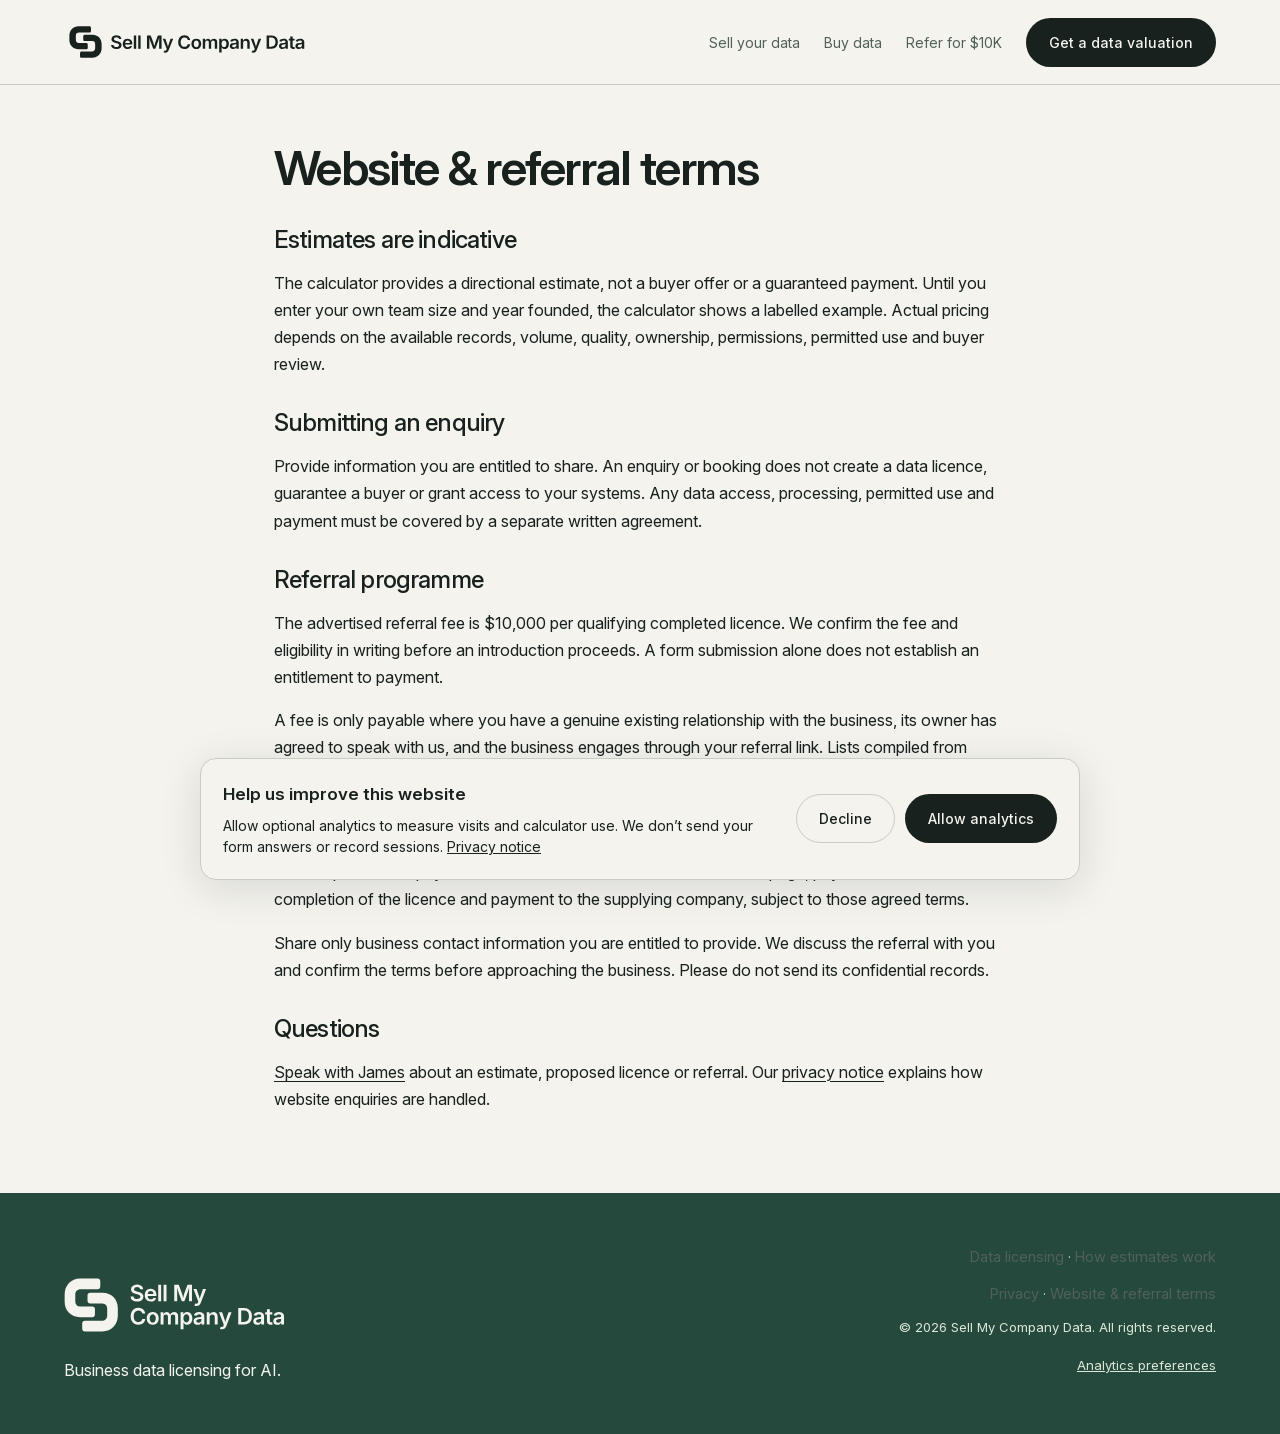
<file: terms/index.html>
<!DOCTYPE html>
<html lang="en"><head><meta charset="utf-8"><meta name="viewport" content="width=device-width, initial-scale=1, viewport-fit=cover"><meta name="theme-color" content="#F4F3EE"><title>Website &amp; Referral Terms | Sell My Company Data</title><link rel="canonical" href="https://sellmycompanydata.com/terms/"><link rel="icon" href="/favicon.svg?v=exchange-2" type="image/svg+xml"><link rel="stylesheet" href="/styles.css"><link rel="stylesheet" href="/responsive.css?v=20261008-cards"><link rel="stylesheet" href="/typography.css?v=3"><link rel="stylesheet" href="/polish.css?v=3"><link rel="stylesheet" href="/brand.css?v=licensing-3"><link rel="stylesheet" href="/audit.css?v=1"><script defer src="/navigation.js"></script><script type="application/ld+json">
{
  "@context": "https://schema.org",
  "@graph": [
    {
      "@type": "Organization",
      "@id": "https://sellmycompanydata.com/#organization",
      "name": "Sell My Company Data",
      "url": "https://sellmycompanydata.com/",
      "logo": {
        "@type": "ImageObject",
        "url": "https://sellmycompanydata.com/assets/brand/horizontal-ink.svg"
      },
      "description": "Business data licensing and indicative valuation for companies, AI labs and research teams."
    },
    {
      "@type": "WebSite",
      "@id": "https://sellmycompanydata.com/#website",
      "name": "Sell My Company Data",
      "url": "https://sellmycompanydata.com/",
      "publisher": {
        "@id": "https://sellmycompanydata.com/#organization"
      },
      "inLanguage": "en"
    },
    {
      "@type": "WebPage",
      "@id": "https://sellmycompanydata.com/terms/#webpage",
      "url": "https://sellmycompanydata.com/terms/",
      "name": "Website & Referral Terms | Sell My Company Data",
      "description": "Read the limits of indicative estimates, enquiry terms and conditions for the Sell My Company Data referral programme.",
      "isPartOf": {
        "@id": "https://sellmycompanydata.com/#website"
      },
      "about": {
        "@id": "https://sellmycompanydata.com/#organization"
      },
      "inLanguage": "en",
      "breadcrumb": {
        "@id": "https://sellmycompanydata.com/terms/#breadcrumb"
      }
    },
    {
      "@type": "BreadcrumbList",
      "@id": "https://sellmycompanydata.com/terms/#breadcrumb",
      "itemListElement": [
        {
          "@type": "ListItem",
          "position": 1,
          "name": "Home",
          "item": "https://sellmycompanydata.com/"
        },
        {
          "@type": "ListItem",
          "position": 2,
          "name": "Website & referral terms",
          "item": "https://sellmycompanydata.com/terms/"
        }
      ]
    }
  ]
}
</script>
<meta name="description" content="Read the limits of indicative estimates, enquiry terms and conditions for the Sell My Company Data referral programme.">
<meta name="robots" content="index, follow, max-image-preview:large, max-snippet:-1, max-video-preview:-1">
<meta property="og:title" content="Website &amp; Referral Terms | Sell My Company Data">
<meta property="og:description" content="Read the limits of indicative estimates, enquiry terms and conditions for the Sell My Company Data referral programme.">
<meta property="og:url" content="https://sellmycompanydata.com/terms/">
<meta property="og:type" content="website">
<meta property="og:site_name" content="Sell My Company Data">
<meta property="og:image" content="https://sellmycompanydata.com/og-exchange.png">
<meta name="twitter:card" content="summary_large_image">
<meta name="twitter:title" content="Website &amp; Referral Terms | Sell My Company Data">
<meta name="twitter:description" content="Read the limits of indicative estimates, enquiry terms and conditions for the Sell My Company Data referral programme.">
<meta name="twitter:image" content="https://sellmycompanydata.com/og-exchange.png">
<link rel="stylesheet" href="/analytics.css?v=1">
<script defer src="/analytics-config.js?v=2"></script>
<script defer src="/analytics.js?v=1"></script>
<link rel="stylesheet" href="/mobile.css?v=20261011-calc">
</head><body><header><div class="wrap">
  <a class="brand" href="/"><img src="/assets/brand/horizontal-ink.svg" alt="Sell My Company Data" width="252" height="44"></a>
  <button class="menu-toggle" type="button" aria-controls="site-nav" aria-expanded="false" aria-label="Open menu"><svg width="20" height="20" viewBox="0 0 20 20" fill="none" aria-hidden="true"><path d="M4 7h12M4 13h12" stroke="currentColor" stroke-width="1.6" stroke-linecap="round"/></svg></button>
  <nav id="site-nav" aria-label="Main navigation">
    <a href="/">Sell your data</a>
    <a href="/buyers/">Buy data</a>
    <a href="/refer/">Refer for $10K</a>
    <a class="btn btn-primary" href="/#value">Get a data valuation</a>
  </nav>
</div></header>
<nav class="mobile-routes" aria-label="Main destinations"><a href="/"><svg viewBox="0 0 24 24" width="22" height="22" fill="none" stroke="currentColor" stroke-width="1.7" stroke-linecap="round" stroke-linejoin="round" aria-hidden="true"><path d="M4 7h16v13H4zM8 7V4h8v3M4 12h16M10 12v3h4v-3"/></svg><span>Sell data</span></a><a href="/buyers/"><svg viewBox="0 0 24 24" width="22" height="22" fill="none" stroke="currentColor" stroke-width="1.7" stroke-linecap="round" stroke-linejoin="round" aria-hidden="true"><circle cx="10" cy="10" r="6"/><path d="m15 15 5 5"/></svg><span>Buy data</span></a><a href="/refer/"><svg viewBox="0 0 24 24" width="22" height="22" fill="none" stroke="currentColor" stroke-width="1.7" stroke-linecap="round" stroke-linejoin="round" aria-hidden="true"><path d="M20 12v8H4v-8M3 8h18v4H3zM12 8v12"/><path d="M12 8H8a3 3 0 1 1 3-3l1 3Zm0 0h4a3 3 0 1 0-3-3l-1 3Z"/></svg><span>Refer for $10K</span></a></nav>

<main class="wrap legal-content"><h1>Website &amp; referral terms</h1><h2>Estimates are indicative</h2><p>The calculator provides a directional estimate, not a buyer offer or a guaranteed payment. Until you enter your own team size and year founded, the calculator shows a labelled example. Actual pricing depends on the available records, volume, quality, ownership, permissions, permitted use and buyer review.</p>
<h2>Submitting an enquiry</h2><p>Provide information you are entitled to share. An enquiry or booking does not create a data licence, guarantee a buyer or grant access to your systems. Any data access, processing, permitted use and payment must be covered by a separate written agreement.</p>
<h2 id="referrals">Referral programme</h2><p>The advertised referral fee is $10,000 per qualifying completed licence. We confirm the fee and eligibility in writing before an introduction proceeds. A form submission alone does not establish an entitlement to payment.</p><p>A fee is only payable where you have a genuine existing relationship with the business, its owner has agreed to speak with us, and the business engages through your referral link. Lists compiled from public sources, company registers or scraping, and businesses we already know about, do not qualify. We may decline or disregard referrals at our discretion, including automated or bulk submissions.</p><p>The written referral agreement must identify the business, confirm attribution and eligibility, and set out the completion and payment conditions. As described on the referral page, payment follows completion of the licence and payment to the supplying company, subject to those agreed terms.</p><p>Share only business contact information you are entitled to provide. We discuss the referral with you and confirm the terms before approaching the business. Please do not send its confidential records.</p>
<h2>Questions</h2><p><a href="https://cal.com/jamesrowdyy/15min">Speak with James</a> about an estimate, proposed licence or referral. Our <a href="/privacy/">privacy notice</a> explains how website enquiries are handled.</p></main><footer><div class="wrap">
  <div class="footer-identity"><a href="/" aria-label="Sell My Company Data home"><img src="/assets/brand/stacked-paper.svg" alt="Sell My Company Data" width="242" height="80"></a><p>Business data licensing for AI.</p></div>
  <div class="footer-details"><nav aria-label="Resources"><a href="/data-licensing/">Data licensing</a> · <a href="/data-valuation/">How estimates work</a></nav><nav aria-label="Legal"><a href="/privacy/">Privacy</a> · <a href="/terms/">Website &amp; referral terms</a></nav>
  <div>&copy; 2026 Sell My Company Data. All rights reserved.</div>
</div></div></footer></body></html>
</file>
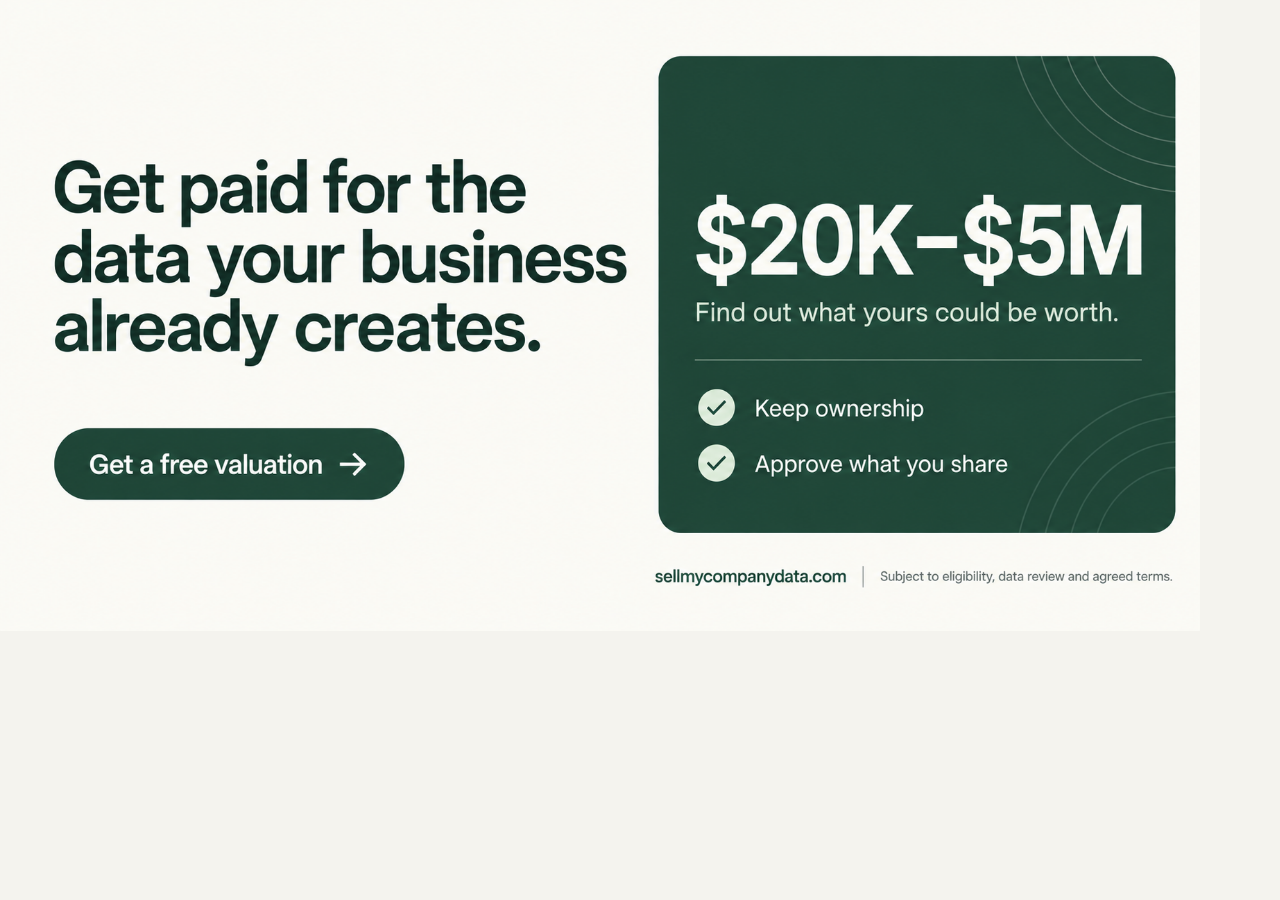
<file: og.html>
<!doctype html><html lang="en"><head><meta charset="utf-8"><meta name="viewport" content="width=device-width,initial-scale=1"><title>Sell My Company Data — Social preview</title><style>body{margin:0;background:#f4f3ee}img{display:block;width:100%;max-width:1200px;height:auto}</style></head><body><img src="/assets/brand/seller-link-preview.png" alt="Get paid for your company’s data. License operating data to AI labs. Sell My Company Data." width="1200" height="630"></body></html>
</file>
<file: styles.css>
:root{
  --bg:#ffffff;
  --surface:#f7f7f8;
  --surface2:#f0f0f2;
  --ink:#0d0d0d;
  --ink2:#353740;
  --muted:#6e6e80;
  --dim:#8e8ea0;
  --line:#e5e5e5;
  --line2:#ececf1;
  --accent:#10a37f;
  --max:1120px;
}
*{box-sizing:border-box}
html{-webkit-text-size-adjust:100%;scroll-behavior:smooth}
body{
  margin:0;background:var(--bg);color:var(--ink);
  font-family:Inter,-apple-system,BlinkMacSystemFont,"Segoe UI",Roboto,Helvetica,Arial,sans-serif;
  font-size:16px;line-height:1.55;-webkit-font-smoothing:antialiased;
  -webkit-tap-highlight-color:transparent;
  -webkit-overflow-scrolling:touch;
  text-rendering:optimizeLegibility;
}
button,.chip,.seg button{touch-action:manipulation}
::selection{background:#d7f2ea}
a{color:inherit;text-decoration:none}
.wrap{max-width:var(--max);margin:0 auto;padding:0 24px}
.narrow{max-width:720px;margin:0 auto}

header{position:sticky;top:0;z-index:50;background:rgba(255,255,255,.86);backdrop-filter:saturate(180%) blur(14px);border-bottom:1px solid var(--line2)}
header .wrap{display:flex;align-items:center;justify-content:space-between;height:62px}
.brand{display:flex;align-items:center;gap:10px;font-weight:600;letter-spacing:-.02em;font-size:15.5px}
.brand svg{display:block}
nav{display:flex;align-items:center;gap:30px}
nav a{font-size:14.5px;color:var(--muted);transition:color .15s}
nav a:hover{color:var(--ink)}

.btn{display:inline-flex;align-items:center;justify-content:center;gap:8px;font:500 15px/1 Inter,sans-serif;
  border:1px solid transparent;border-radius:9px;padding:11px 18px;cursor:pointer;
  transition:background .15s,border-color .15s}
.btn-primary{background:var(--ink);color:#fff}
.btn-primary:hover{background:#2d2d2d}
.btn-ghost{background:#fff;color:var(--ink);border-color:var(--line)}
.btn-ghost:hover{background:var(--surface)}
.btn-lg{padding:14px 24px;font-size:15.5px;border-radius:10px}
.btn-block{width:100%}

.hero{padding:96px 0 72px;text-align:center}
.eyebrow{display:inline-flex;align-items:center;gap:8px;font-size:13px;color:var(--muted);
  background:var(--surface);border:1px solid var(--line2);border-radius:999px;padding:6px 13px;margin-bottom:28px}
.eyebrow i{width:6px;height:6px;border-radius:50%;background:var(--accent);display:block}
h1{font-size:clamp(38px,5.4vw,60px);line-height:1.05;letter-spacing:-.032em;font-weight:600;margin:0 0 22px}
h1 em{font-style:normal;color:var(--muted)}
.hero p{font-size:clamp(17px,1.6vw,19px);color:var(--muted);max-width:640px;margin:0 auto 34px;line-height:1.5}
.hero .actions{display:flex;gap:12px;justify-content:center;flex-wrap:wrap}
.hero .trust{margin-top:26px;font-size:13.5px;color:var(--dim);display:flex;gap:22px;justify-content:center;flex-wrap:wrap}
.hero .trust span{display:inline-flex;align-items:center;gap:7px}
.tick{color:var(--accent);font-weight:700}

section{padding:88px 0;border-top:1px solid var(--line2)}
.sec-head{text-align:center;max-width:660px;margin:0 auto 52px}
h2{font-size:clamp(28px,3.2vw,38px);letter-spacing:-.025em;font-weight:600;margin:0 0 14px;line-height:1.15}
.sec-head p{color:var(--muted);font-size:17px;margin:0}

.calc{display:grid;grid-template-columns:1.2fr .8fr;gap:24px;align-items:start}
.calc > *{min-width:0}
.panel{background:#fff;border:1px solid var(--line);border-radius:16px;padding:28px}
label{display:block;font-size:13.5px;font-weight:500;color:var(--ink2);margin-bottom:8px}
label .hint{font-weight:400;color:var(--dim)}
.field{margin-bottom:20px}
select,input{width:100%;background:#fff;border:1px solid var(--line);border-radius:10px;
  padding:11px 13px;font:400 15px Inter,sans-serif;color:var(--ink);outline:none;
  transition:border-color .15s,box-shadow .15s}
select{appearance:none;background-image:url("data:image/svg+xml,%3Csvg xmlns='http://www.w3.org/2000/svg' width='12' height='8' viewBox='0 0 12 8'%3E%3Cpath d='M1 1.5L6 6.5L11 1.5' stroke='%236e6e80' stroke-width='1.6' fill='none' stroke-linecap='round'/%3E%3C/svg%3E");
  background-repeat:no-repeat;background-position:right 14px center;padding-right:38px}
select:focus,input:focus{border-color:#b4b4bb;box-shadow:0 0 0 3px rgba(13,13,13,.06)}
.chips{display:flex;flex-wrap:wrap;gap:8px}
.chip{font-size:13.5px;padding:8px 13px;border:1px solid var(--line);border-radius:999px;background:#fff;
  color:var(--ink2);cursor:pointer;user-select:none;transition:.12s;font-weight:450}
.chip:hover{border-color:#c9c9d1}
.chip.on{background:var(--ink);border-color:var(--ink);color:#fff}

.result{position:sticky;top:86px;border:1px solid var(--line);border-radius:16px;padding:28px;background:#fff}
.result .k{font-size:12.5px;letter-spacing:.06em;text-transform:uppercase;color:var(--dim);font-weight:500}
.result .val{font-size:clamp(34px,3.6vw,44px);font-weight:600;letter-spacing:-.03em;margin:12px 0 4px;line-height:1.1}
.bar{height:5px;background:var(--surface2);border-radius:999px;overflow:hidden;margin:20px 0 6px}
.bar i{display:block;height:100%;width:8%;background:var(--accent);border-radius:999px;transition:width .35s cubic-bezier(.4,0,.2,1)}
.result .note{font-size:12.5px;color:var(--dim);line-height:1.5;margin-top:14px}
.result .btn{margin-top:22px}
/* Gate: who we licence from, and the below-the-bar state */
.bar-note{font-size:14.5px;color:var(--muted);margin:12px 0 0;line-height:1.55}
#notfit .notfit-h{font-size:20px;font-weight:600;letter-spacing:-.015em;margin:14px 0 10px}
#notfit p{font-size:14.5px;color:var(--muted);line-height:1.6;margin:0 0 10px}
#notfit b{color:var(--ink);font-weight:600}
.who-qualifies{margin-top:26px;border:1px solid var(--line);border-radius:16px;padding:24px 26px;background:#fff}
.who-qualifies h3{font-size:17px;font-weight:600;margin:0 0 12px;letter-spacing:-.01em}
.who-qualifies ul{margin:0 0 12px;padding-left:20px}
.who-qualifies li{font-size:15px;color:var(--muted);line-height:1.7}
.who-qualifies b{color:var(--ink);font-weight:600}
.who-qualifies p{font-size:14.5px;color:var(--dim);margin:0;line-height:1.55}

.steps{display:grid;grid-template-columns:repeat(3,1fr);gap:20px}
.card{border:1px solid var(--line);border-radius:16px;padding:26px;background:#fff;transition:border-color .15s,box-shadow .15s}
.card:hover{border-color:#d8d8dd;box-shadow:0 1px 3px rgba(13,13,13,.04)}
.card .num{font-size:12.5px;font-weight:600;color:var(--accent);letter-spacing:.04em;margin-bottom:14px}
.card h3{margin:0 0 8px;font-size:17.5px;font-weight:600;letter-spacing:-.01em}
.card p{margin:0;color:var(--muted);font-size:14.5px;line-height:1.55}
.tags{display:flex;flex-wrap:wrap;gap:6px;margin-top:16px}
.tags span{font-size:12px;color:var(--muted);background:var(--surface);border:1px solid var(--line2);border-radius:6px;padding:4px 9px}
.grid2{display:grid;grid-template-columns:repeat(2,1fr);gap:20px}

.trustgrid{display:grid;grid-template-columns:repeat(4,1fr);gap:20px}
.trustgrid h3{margin:0 0 8px;font-size:15px;font-weight:600}
.trustgrid p{margin:0;font-size:14px;color:var(--muted);line-height:1.5}
.trustgrid .ico{width:30px;height:30px;border-radius:8px;background:var(--surface);border:1px solid var(--line2);
  display:flex;align-items:center;justify-content:center;margin-bottom:14px;font-size:14px;color:var(--ink2)}

.faq details{border-bottom:1px solid var(--line2);padding:18px 0}
.faq summary{cursor:pointer;font-weight:500;font-size:16px;list-style:none;display:flex;justify-content:space-between;gap:16px}
.faq summary::-webkit-details-marker{display:none}
.faq summary::after{content:"+";color:var(--dim);font-weight:400;font-size:19px;line-height:1}
.faq details[open] summary::after{content:"\2013"}
.faq p{color:var(--muted);font-size:15px;margin:12px 0 0;line-height:1.6;max-width:640px}

.formgrid{display:grid;grid-template-columns:1fr 1fr;gap:18px}
.fine{font-size:12.5px;color:var(--dim);margin-top:14px;text-align:center}
.form-msg{margin-top:16px;font-size:14px;border-radius:10px;padding:10px 14px;text-align:center}
.form-msg.ok{background:#ecfdf5;color:#047857;border:1px solid #a7f3d0}
.form-msg.err{background:#fef2f2;color:#b91c1c;border:1px solid #fecaca}

/* ---------- segmented control (app-style picker) ---------- */
.seg{display:flex;gap:5px;background:var(--surface);border:1px solid var(--line2);border-radius:12px;padding:5px}
.seg button{
  appearance:none;-webkit-appearance:none;border:0;background:transparent;flex:1 1 0;min-width:0;
  font:500 13px/1.2 Inter,sans-serif;color:var(--muted);padding:12px 4px;border-radius:8px;
  cursor:pointer;min-height:44px;transition:background .16s,color .16s,box-shadow .16s;
  white-space:nowrap;overflow:hidden;text-overflow:ellipsis;
}
.seg button.on{background:#fff;color:var(--ink);box-shadow:0 1px 2px rgba(13,13,13,.10),0 0 0 1px rgba(13,13,13,.04)}
.seg button:active{transform:scale(.98)}

/* ---------- logo wall ---------- */
.logoband{padding:52px 0;border-top:1px solid var(--line2)}
.logoband-label{text-align:center;color:var(--muted);font-size:14px;font-weight:500;margin:0 0 26px;letter-spacing:-.005em}
.logowall{display:grid;grid-template-columns:repeat(auto-fit,minmax(118px,1fr));gap:12px}
.logotile{display:flex;align-items:center;justify-content:center;height:74px;border:1px solid var(--line);
  border-radius:14px;background:#fff;transition:border-color .15s,box-shadow .15s}
.logotile:hover{border-color:#d8d8dd;box-shadow:0 1px 3px rgba(13,13,13,.05)}
.logotile img{height:26px;width:auto;max-width:104px;object-fit:contain}
.logowall-note{text-align:center;color:var(--dim);font-size:13px;margin-top:22px}

/* ---------- mobile app bar ---------- */
.appbar{
  position:fixed;left:0;right:0;bottom:0;z-index:60;display:none;
  background:rgba(255,255,255,.93);backdrop-filter:saturate(180%) blur(16px);
  border-top:1px solid var(--line2);
  padding:10px 16px calc(10px + env(safe-area-inset-bottom));
  transform:translateY(110%);transition:transform .28s cubic-bezier(.32,.72,0,1);
}
.appbar.show{transform:translateY(0)}
.appbar-inner{display:flex;align-items:center;gap:12px;max-width:var(--max);margin:0 auto}
.appbar .est{flex:1 1 auto;min-width:0}
.appbar .est .k{font-size:10.5px;letter-spacing:.06em;text-transform:uppercase;color:var(--dim);font-weight:500}
.appbar .est .v{font-size:17px;font-weight:600;letter-spacing:-.02em;line-height:1.2}
.appbar .btn{flex:0 0 auto}

@media(max-width:900px){
  .logowall{grid-template-columns:repeat(3,1fr);gap:10px}
  .logotile{height:66px}
  .logotile img{height:22px;max-width:88px}
}

footer{border-top:1px solid var(--line2);padding:40px 0;color:var(--dim);font-size:13.5px}
footer .wrap{display:flex;justify-content:space-between;align-items:center;gap:16px;flex-wrap:wrap}

@media(max-width:900px){
  .calc{grid-template-columns:minmax(0,1fr)}.result{position:static}
  #seg-rev{display:grid;grid-template-columns:repeat(3,1fr)}
  .steps,.grid2,.trustgrid{grid-template-columns:1fr}
  .formgrid{grid-template-columns:1fr}
  nav a:not(.btn){display:none}
  .hero{padding:56px 0 40px}
  section{padding:56px 0}
  .appbar{display:block}
  body{padding-bottom:calc(76px + env(safe-area-inset-bottom))}
  h1{letter-spacing:-.028em}
  .hero .trust{gap:10px 18px;font-size:13px}
  .panel,.result{padding:20px}
  .card{padding:20px}
  .wrap{padding:0 18px}
  .chip{padding:10px 14px;font-size:14px;min-height:42px;display:inline-flex;align-items:center}
  select,input{min-height:48px;font-size:16px}
  .btn-lg{padding:16px 24px}
  .btn{min-height:44px}
  .brand{padding:10px 0}
  footer .wrap{flex-direction:column;align-items:flex-start;gap:8px}
  .faq summary{padding:2px 0}
}
@media(prefers-reduced-motion:reduce){
  *{transition:none!important;animation:none!important}
  html{scroll-behavior:auto}
}
</file>
<file: responsive.css>
/* Shared reading rhythm and touch-friendly controls. */
:root{--muted:#62626b;--dim:#6b6b73}
html{scroll-padding-top:88px}
body{line-height:1.65}
button,input,select{font-family:inherit}
:focus-visible{outline:2px solid var(--ink);outline-offset:4px}
.btn{min-height:44px;border-radius:999px;line-height:1.3}
.hero{padding-top:72px;padding-bottom:56px}
.hero h1{max-width:940px;margin-left:auto;margin-right:auto;line-height:1.1;text-wrap:balance}
.hero p{line-height:1.65}
.sec-head{margin-bottom:36px}
h2{text-wrap:balance;line-height:1.2}
section{padding:72px 0}
.card p,.trustgrid p,.faq p{font-size:16px;line-height:1.65}
.panel,.result,.card{border-radius:22px}
.result{background:var(--surface)}
.result .note{font-size:14px;line-height:1.6}
label{font-size:15px}
.chip{font-family:inherit;min-height:44px;line-height:1.35}
.seg{flex-wrap:wrap}
.seg button{white-space:normal;overflow:visible;text-overflow:clip;flex-basis:76px}
.logoband{padding:32px 0}
.logowall{grid-template-columns:repeat(8,minmax(0,1fr));gap:10px}
.logotile{height:60px;background:var(--surface);border-color:transparent}
.logoband-label{margin-bottom:18px}
.logowall-note{margin-bottom:0}
.faq summary{min-height:44px;align-items:center}
.menu-toggle{display:none}
.form-msg:empty{display:none}
@media(min-width:901px){
  .calc{gap:32px;grid-template-columns:minmax(0,1.25fr) minmax(0,.85fr)}
  .panel{padding:32px}
  .field{margin-bottom:26px}
}
@media(max-width:900px){
  html{scroll-padding-top:76px}
  body{padding-bottom:0}
  body:has(.appbar){padding-bottom:calc(88px + env(safe-area-inset-bottom))}
  .wrap{padding-left:20px;padding-right:20px}
  header .wrap{height:64px;gap:12px}
  .brand{font-size:15px;gap:8px;min-height:44px}
  .brand svg{flex-shrink:0}
  .menu-toggle{display:inline-flex;align-items:center;justify-content:center;flex-shrink:0;width:44px;height:44px;border:1px solid var(--line);border-radius:50%;background:var(--surface);color:var(--ink);cursor:pointer}
  header nav{display:none;position:absolute;top:64px;left:12px;right:12px;padding:12px;background:#fff;border:1px solid var(--line);border-radius:20px;box-shadow:0 12px 40px #00000012;max-height:calc(100dvh - 88px);overflow:auto}
  header nav.open{display:flex;flex-direction:column;align-items:stretch;gap:4px}
  header nav a:not(.btn){display:flex;align-items:center;min-height:48px;padding:10px 14px;border-radius:12px;color:var(--ink);font-size:16px}
  header nav a:hover{background:var(--surface)}
  header nav .btn:hover{background:var(--ink2)}
  .hero,.hero.hero-left{padding:36px 20px 32px;text-align:left}
  .hero h1,.hero.hero-left h1{font-size:clamp(30px,7.8vw,44px);line-height:1.13;letter-spacing:-.035em;margin-bottom:20px}
  .hero h1 br{display:none}
  .hero p,.hero.hero-left p{font-size:16px;line-height:1.65;margin:0 0 24px;max-width:620px}
  .eyebrow{font-size:12px;line-height:1.5;padding:8px 12px;margin-bottom:20px;border-radius:14px;text-align:left}
  .eyebrow i{flex-shrink:0}
  .hero .actions{justify-content:flex-start;gap:10px}
  .hero .actions .btn{padding:13px 18px;min-height:48px;font-size:14px}
  .hero .trust{align-items:flex-start;justify-content:flex-start;flex-direction:column;gap:8px;margin-top:22px;font-size:13px}
  section{padding:40px 0}
  .sec-head{text-align:left;margin-bottom:24px}
  h2{font-size:28px;line-height:1.2}
  .sec-head p{font-size:16px;line-height:1.6}
  .logoband{padding:24px 0}
  .logoband-label,.logowall-note{text-align:left;font-size:13px}
  .logowall{grid-template-columns:repeat(4,minmax(0,1fr));gap:8px}
  .logotile{height:48px;border-radius:12px}
  .logotile img{height:22px;max-width:48px}
  .panel,.result{padding:20px;border-radius:22px}
  .calc{gap:16px}
  .field{margin-bottom:24px}
  label .hint{display:block;margin-top:4px;font-size:13px}
  .seg,#seg-rev{display:grid;grid-template-columns:repeat(2,minmax(0,1fr));gap:6px;padding:6px;border-radius:16px}
  .seg button{font-size:14px;min-height:48px;border-radius:11px;padding:10px 8px}
  .chips{gap:8px}
  .chip{font-size:14px;padding:10px 14px}
  select,input{min-height:50px;border-radius:14px;background:var(--surface)}
  .result .val{font-size:36px}
  .card,.supply-item{border-radius:20px;padding:22px;background:var(--surface);border-color:transparent}
  .steps,.grid2,.trustgrid{gap:14px}
  .trustgrid>div{padding:20px;border:1px solid var(--line);border-radius:20px}
  .supply-item p{font-size:16px!important;line-height:1.65}
  .supply-item .tags{margin-top:14px}
  .fine{font-size:13px;line-height:1.6}
  .appbar{left:10px;right:10px;bottom:calc(8px + env(safe-area-inset-bottom));padding:12px 14px;border:1px solid var(--line);border-radius:24px;box-shadow:0 4px 24px #0000000d}
  .appbar .est .k{font-size:11px}
  .appbar .btn{min-height:48px}
  footer{padding:28px 0}
}
@media(max-width:359px){
  .wrap{padding-left:16px;padding-right:16px}
  .hero,.hero.hero-left{padding-left:16px;padding-right:16px}
  .hero .actions{flex-direction:column;align-items:stretch}
  .panel,.result{padding:16px}
  .result .val{font-size:30px}
}

/* Recognizable sources, consistent category icons and readable text measures. */
#sys{display:grid;grid-template-columns:repeat(2,minmax(0,1fr));gap:10px}
#sys .system-choice{display:flex;align-items:center;gap:10px;text-align:left;border-radius:14px;padding:10px 12px;min-height:54px;font-size:14px;line-height:1.4}
.system-choice>span:last-child{min-width:0;overflow-wrap:anywhere}
.brand-mark{display:inline-flex;align-items:center;justify-content:center;flex:0 0 30px;width:30px;height:30px;border-radius:8px;background:#fff}
.brand-mark img{width:20px;height:20px;object-fit:contain}
#sys .system-choice.on{background:#f0f7f4;color:var(--ink);border-color:#128567;box-shadow:0 0 0 1px #128567}
#sys .system-choice.on::after{content:'✓';color:#08785d;margin-left:auto;font-weight:700}
.section-icon{display:inline-flex;align-items:center;justify-content:center;width:40px;height:40px;border:1px solid var(--line);border-radius:12px;background:#fff;color:var(--ink2);margin-bottom:18px;flex-shrink:0}
.section-icon svg{width:21px;height:21px}
.tags span{display:inline-flex;align-items:center;gap:6px;line-height:1.4;padding:6px 9px;border-radius:8px;background:#fff}
.tags img{width:16px;height:16px;object-fit:contain;flex-shrink:0}
.card p,.supply-item p{max-width:52ch;text-wrap:pretty}
.hero p,.sec-head p,.result .note,.faq p{text-wrap:pretty}
.sec-head h2{max-width:24ch;margin-left:auto;margin-right:auto}
.sec-head p{max-width:58ch;margin-left:auto;margin-right:auto}
#value .sec-head p{max-width:48ch}
label .hint{display:block;margin-top:4px;font-size:13px;line-height:1.5}
#what .grid2 .card{display:flex;flex-direction:column;align-items:flex-start}
#what .grid2 .tags{margin-top:auto;padding-top:20px}
@media(min-width:901px){
 #value .sec-head,#how .sec-head,#what .sec-head{display:grid;grid-template-columns:1.25fr .85fr;gap:32px;max-width:none;text-align:left;align-items:end;margin-bottom:32px}
 #value .sec-head h2,#how .sec-head h2,#what .sec-head h2{margin:0;max-width:22ch}
 #value .sec-head p,#how .sec-head p,#what .sec-head p{margin:0;max-width:44ch;font-size:16px}
 #what .grid2 .card{padding:28px}
}
@media(max-width:900px){
 .sec-head h2,.sec-head p{margin-left:0;margin-right:0}
 #sys .system-choice{gap:8px;padding:10px;font-size:13px}
 .section-icon{margin-bottom:14px}
 #what .grid2 .tags{padding-top:16px}
}
@media(max-width:359px){
 #sys{grid-template-columns:1fr}
 #sys .system-choice{font-size:14px}
}
</file>
<file: polish.css>
/* Motion and clear paths for sellers, buyers and referrers. */
:root{--soft-green:#eaf4ef;--deep-green:#143f32}
.mobile-routes{display:none}
.small-label{font-size:11px;letter-spacing:.1em;font-weight:600;line-height:1.5}
.hero{position:relative;padding-top:80px;padding-bottom:48px}
.hero h1{letter-spacing:-.045em}
.hero .btn-primary,.path-card .btn{box-shadow:0 3px 0 #0000000b}
.pathways{background:#fafbf9}
.path-grid{display:grid;grid-template-columns:1fr 1fr;gap:24px}
.path-card{padding:36px;border:1px solid var(--line);border-radius:28px;background:white;display:flex;align-items:flex-start;flex-direction:column}
.path-card h3{font-size:28px;letter-spacing:-.035em;line-height:1.2;margin:0 0 16px}
.path-card p{font-size:16px;line-height:1.65;color:var(--muted);max-width:44ch;margin:0 0 24px}
.path-card .btn{margin-top:auto;gap:24px}
.path-card .path-note{font-size:12px;color:var(--muted);margin-top:16px}
.path-graphic{display:flex;flex-wrap:wrap;align-content:center;gap:8px;min-height:150px}
.path-graphic span{display:inline-flex;align-items:center;gap:8px;border:1px solid #d6e5dd;border-radius:12px;padding:12px 16px;background:var(--soft-green);color:var(--deep-green);font-size:13px;transform:rotate(-4deg)}
.path-graphic svg{flex:none}
.path-graphic span:nth-child(2){transform:rotate(3deg) translateY(-10px)}
.referral-path{background:var(--soft-green);border-color:#dce8e0}
.referral-amount{font-size:68px;letter-spacing:-.065em;font-weight:600;line-height:1.1;min-height:150px;display:flex;flex-direction:column;justify-content:center}
.referral-amount span{display:block;font-size:13px;font-weight:400;letter-spacing:0;margin-top:6px;color:var(--muted)}
.form-layout{display:grid;grid-template-columns:minmax(0,1.25fr) minmax(0,.85fr);gap:0;border:1px solid var(--line);border-radius:28px;overflow:hidden;align-items:stretch}
.form-layout>.panel{border:0;border-radius:0;padding:36px}
.form-aside{padding:40px;background:#14261f;color:#fff}
.form-aside .small-label{color:#9bccb5}
.form-aside h2{font-size:32px;margin:24px 0 32px}
.aside-benefit{display:flex;gap:14px;margin-bottom:28px}
.aside-benefit>span{color:#9ed8b6}
.aside-benefit h3{font-size:16px;line-height:1.5;margin:0 0 8px}
.aside-benefit p,.form-aside>p{font-size:15px;color:#c2d1c8;line-height:1.65;margin:0}
.referral-aside .referral-amount{font-size:88px;margin-top:24px}
.referral-aside .referral-amount span{color:#c2d1c8}
.referral-aside ol{padding-left:20px;margin:0 0 30px;font-size:15px;color:#c2d1c8}
.referral-aside li{padding-left:6px;margin:16px 0}
.buyer-page .hero,.refer-page .hero{padding-bottom:20px}
.buyer-page #brief,.refer-page #introduce{border-top:0;padding-top:36px}
.buyer-page #brief .sec-head,.refer-page #introduce .sec-head{text-align:left;margin-left:0}
.buyer-page #brief .sec-head h2,.refer-page #introduce .sec-head h2{margin-left:0}
.btn{transition:background .2s,box-shadow .2s,transform .2s}
.btn:active{transform:translateY(1px)}
.chip:active{transform:scale(.98)}
@media(hover:hover){
 .btn:hover{transform:translateY(-2px);box-shadow:0 5px 16px #00000010}
 .path-card{transition:transform .3s,box-shadow .3s}
 .path-card:hover{transform:translateY(-4px);box-shadow:0 14px 36px #1834260c}
 .logotile:hover img{transform:translateY(-3px) scale(1.1)}
 .logotile img{transition:transform .25s}
}
@keyframes enter-section{from{opacity:.35;transform:translateY(20px)}to{opacity:1;transform:translateY(0)}}
@media(prefers-reduced-motion:no-preference){
 .revealed{animation:enter-section .6s cubic-bezier(.2,.7,.2,1) both}
}
@media(max-width:900px){
 html{scroll-padding-top:120px}
 .mobile-routes{display:flex;justify-content:center;gap:4px;padding:0 12px 8px}
 .mobile-routes a{display:flex;align-items:center;justify-content:center;min-height:36px;flex:1;padding:6px 8px;font-size:12px;border-radius:10px;color:var(--muted)}
 .mobile-routes a[aria-current=page]{background:var(--surface);color:var(--ink);font-weight:600}
 header nav{top:108px}
 .hero,.hero.hero-left{padding-top:30px}
 .path-grid,.form-layout{grid-template-columns:1fr}
 .path-card{padding:26px;border-radius:22px}
 .path-card h3{font-size:26px}
 .path-card .btn{width:100%;justify-content:space-between}
 .path-graphic,.referral-amount{min-height:130px}
 .form-layout>.panel,.form-aside{padding:24px}
 .form-layout{border-radius:22px}
 .form-aside h2{font-size:28px}
 .buyer-page #brief,.refer-page #introduce{padding-top:24px}
 .referral-aside .referral-amount{font-size:64px}
}
@media(prefers-reduced-motion:reduce){
 *,*::before,*::after{animation:none!important;transition:none!important;scroll-behavior:auto!important}
}

/* Explain business fit through familiar work, not job openings. */
#business-fit .sec-head{max-width:720px}
#business-fit .sec-head h2{max-width:none}
.business-grid{display:grid;grid-template-columns:repeat(4,minmax(0,1fr));gap:12px;padding:24px;background:var(--soft-green);border:1px solid #dce8e0;border-radius:24px}
.business-card{padding:22px 18px;background:#fff;border:1px solid #e1e8e3;border-radius:14px}
.business-card h3{font-size:16px;line-height:1.4;letter-spacing:-.02em;margin:0 0 8px}
.business-card p{font-size:14px;line-height:1.6;color:var(--muted);margin:0;text-wrap:pretty}
.business-fit-footer{display:flex;align-items:center;justify-content:space-between;gap:24px;margin-top:24px}
.business-fit-footer p{font-size:15px;margin:0;color:var(--ink2)}
.business-fit-footer p span{display:block;font-size:13px;color:var(--muted);margin-top:6px}
.business-fit-footer .btn{flex-shrink:0;gap:16px}
@media(max-width:1100px){.business-grid{grid-template-columns:repeat(3,minmax(0,1fr))}}
@media(max-width:900px){.business-grid{grid-template-columns:repeat(2,minmax(0,1fr));padding:16px;gap:10px}.business-card{padding:18px 14px}.business-fit-footer{align-items:flex-start;flex-direction:column}}
@media(max-width:480px){.business-grid{grid-template-columns:1fr;padding:12px}.business-card{padding:18px}.business-fit-footer .btn{width:100%}}
</file>
<file: typography.css>
/* Shared type scale across all pages. Use sentence case in source copy. */
:root{--type-hero:56px;--type-section:36px;--type-feature:28px;--type-card:18px;--type-body:16px;--type-small:14px;--type-lead:18px}
body{font-size:var(--type-body);line-height:1.6}
button,input,select,textarea{font-family:inherit}
.hero h1,.hero.hero-left h1{font-size:var(--type-hero);line-height:1.12;font-weight:600;letter-spacing:-.035em}
h2,.sec-head h2,.form-aside h2{font-size:var(--type-section);line-height:1.2;font-weight:600;letter-spacing:-.025em}
.card h3,.supply-item h3,.trustgrid h3,.business-card h3,.aside-benefit h3{font-size:var(--type-card);line-height:1.4;font-weight:600;letter-spacing:-.015em}
.path-card h3{font-size:var(--type-feature);line-height:1.25;font-weight:600;letter-spacing:-.025em}
.hero p,.hero.hero-left p{font-size:var(--type-lead);line-height:1.6}
.sec-head p,#value .sec-head p,#how .sec-head p,#what .sec-head p,.card p,.trustgrid p,.faq p,.business-card p,.path-card p,.aside-benefit p,.form-aside>p,.referral-aside ol,.business-fit-footer p{font-size:var(--type-body);line-height:1.6}
.supply-item p{font-size:var(--type-body)!important;line-height:1.6}
label,.faq summary{font-size:var(--type-body);line-height:1.5;font-weight:500}
input,select,textarea{font-size:var(--type-body);line-height:1.5}
.eyebrow,.small-label,.card .num,.result .k,.appbar .est .k{font-size:var(--type-small);line-height:1.5;letter-spacing:0;text-transform:none;font-weight:500}
label .hint,.fine,.result .note,.logowall-note,.path-card .path-note,.business-fit-footer p span,.pay .lbl,.referral-amount span,.form-msg{font-size:var(--type-small);line-height:1.5;letter-spacing:0;text-transform:none}
.hero .trust,.logoband-label,footer{font-size:var(--type-small);line-height:1.5}
.btn,.btn-lg,.hero .actions .btn,.chip,#sys .system-choice,.seg button,.sectors span,.tags span,.path-graphic span{font-size:var(--type-small);line-height:1.5;font-weight:500;letter-spacing:0;text-transform:none}
header nav a,.mobile-routes a{font-size:var(--type-small);line-height:1.5}
.brand{font-size:16px;line-height:1.5}
@media(max-width:900px){
 :root{--type-hero:36px;--type-section:28px;--type-feature:24px;--type-lead:16px}
 .hero h1,.hero.hero-left h1{font-size:var(--type-hero)}
 header nav a:not(.btn){font-size:var(--type-body)}
 .brand{font-size:15px}
}
@media(max-width:359px){:root{--type-hero:32px}.mobile-routes a{padding-left:4px;padding-right:4px}}

/* Card anatomy: metadata, icon + heading, body, optional source badges. */
.card-heading{display:flex;align-items:center;gap:12px;width:100%;margin:0 0 16px;min-height:40px}
.card-heading .section-icon{margin:0;float:none;flex:0 0 40px;width:40px;height:40px;border-radius:12px}
.card-heading h3{margin:0;padding:0;clear:none;min-width:0;font-size:18px;line-height:1.35;letter-spacing:-.015em}
.steps{align-items:stretch;gap:20px}
.steps .card{padding:28px;display:flex;flex-direction:column}
.step-meta{display:flex;align-items:center;gap:10px;margin-bottom:24px;min-height:32px}
.step-number{display:inline-flex;align-items:center;justify-content:center;width:32px;height:32px;flex:0 0 32px;border-radius:50%;background:#edf4f0;color:#245d47;font-size:16px;line-height:1;font-weight:600;font-variant-numeric:tabular-nums}
.step-caption{font-size:14px;line-height:1.4;font-weight:500;color:var(--muted)}
.steps .card .card-heading{margin-bottom:16px}
.steps .card .section-icon{margin:0;float:none}
.steps .card h3{padding:0;clear:none;font-size:20px;line-height:1.3;margin:0}
.steps .card p{font-size:16px;line-height:1.6;margin:0}
#what .grid2 .card{padding:28px}
#what .grid2 .tags{padding-top:20px}
.trustgrid .card-heading{gap:10px;align-items:center}
.trustgrid .card-heading h3{font-size:18px}
@media(max-width:900px){
 .steps .card,#what .grid2 .card{padding:24px}
 .steps{gap:16px}
 .step-meta{margin-bottom:20px}
 .card-heading{gap:12px}
 .steps .card h3{font-size:20px}
}
@media(max-width:359px){.steps .card,#what .grid2 .card{padding:20px}}

/* Compact category icons retain room for two-line business names. */
.business-card .card-heading{gap:10px;min-height:49px;margin-bottom:12px}
.business-card .card-heading .section-icon{width:28px;height:28px;flex-basis:28px;border:0;border-radius:0;background:transparent;color:#245d47}
.business-card .section-icon svg{width:23px;height:23px}
.business-card .card-heading h3{margin:0;overflow-wrap:normal}
@media(min-width:901px){.business-grid{grid-template-columns:repeat(3,minmax(0,1fr))}}
</file>
<file: brand.css>
/* Exchange identity. Approved brand assets and tokens, October 2026. */
@font-face{font-family:Inter;src:url('/assets/fonts/InterVariable.woff2') format('woff2');font-style:normal;font-weight:100 900;font-display:swap}
:root{--bg:#f4f3ee;--surface:#eae7e0;--surface2:#dce8d9;--ink:#18211e;--ink2:#254a3d;--muted:#52605a;--dim:#52605a;--line:#c7ccc4;--line2:#d8dcd3;--accent:#254a3d;--soft-green:#dce8d9;--deep-green:#254a3d;--max:1200px;--type-hero:64px;--type-section:40px;--type-feature:30px;--type-body:16px;--type-lead:19px}
body{font-family:Inter,Arial,sans-serif;line-height:1.55;font-feature-settings:'calt' 1,'liga' 1}
::selection{background:var(--soft-green);color:var(--ink)}
header{background:rgba(244,243,238,.96);backdrop-filter:blur(12px);border-color:var(--line)}
header .wrap{height:84px}
.brand{padding:0;flex-shrink:0;min-height:44px}
.brand img{display:block;width:252px;height:auto}
header nav{gap:24px}
header nav a{color:var(--muted)}
header nav a.btn{color:var(--bg)}
.btn,.btn-lg{border-radius:999px;box-shadow:none;min-height:48px;padding:13px 22px;font-weight:500;transition:background 180ms,color 180ms,border-color 180ms}
.btn-primary{background:var(--ink);color:var(--bg)}
.btn-primary:hover{background:var(--deep-green)}
.btn-ghost{background:transparent;border-color:var(--line);color:var(--ink)}
.btn-ghost:hover{background:var(--surface)}
.hero .btn-primary,.path-card .btn{box-shadow:none}
.btn:disabled{cursor:wait;opacity:.65}
:focus-visible{outline:2px solid var(--deep-green);outline-offset:4px}
.exchange-hero.hero,.exchange-hero.hero.hero-left{display:block;text-align:left;padding:72px 24px}
.hero-copy{min-width:0;max-width:880px}
.seller-page .hero{text-align:center}
.seller-page .hero-copy{max-width:960px;margin:0 auto}
.seller-page .hero p{margin-left:auto;margin-right:auto}
.seller-page .hero .actions{justify-content:center}
.seller-page .hero .trust{flex-direction:row;justify-content:center;gap:12px 24px}
.hero h1,.hero.hero-left h1{font-size:var(--type-hero);font-weight:500;line-height:1.04;letter-spacing:-.048em;text-wrap:initial;margin:0 0 28px;max-width:none}
.hero h1 em{color:var(--muted)}
.hero p,.hero.hero-left p{font-size:var(--type-lead);line-height:1.55;margin:0 0 32px;max-width:600px}
.hero .actions{justify-content:flex-start;gap:12px}
.hero .trust{justify-content:flex-start;flex-direction:column;gap:9px;margin-top:27px;font-size:13px;line-height:1.5;color:var(--muted)}
.hero .eyebrow{padding:0;border:0;background:transparent;border-radius:0;font-size:12px;line-height:1.5;letter-spacing:.035em;margin-bottom:24px;color:var(--muted)}
.hero .eyebrow i{display:none}
section{padding:80px 0;border-color:var(--line2)}
h2,.sec-head h2,.form-aside h2{font-weight:500;letter-spacing:-.035em;line-height:1.12}
.sec-head p{line-height:1.6}
.card,.panel,.result,.path-card,.supply-item,.business-card,.form-layout{border-radius:16px;box-shadow:none}
.card,.panel,.supply-item,.business-card{background:#fff;border-color:var(--line2)}
.card:hover{border-color:var(--line);box-shadow:none}
.card h3,.supply-item h3,.business-card h3,.trustgrid h3{font-weight:500;color:var(--ink);letter-spacing:-.025em}
.section-icon,.card-heading .section-icon{background:var(--bg);border-color:var(--line2);color:var(--deep-green);border-radius:8px}
.business-card .card-heading .section-icon{color:var(--deep-green)}
.step-number{background:var(--soft-green);color:var(--deep-green)}
.logoband{padding:36px 0;background:var(--bg)}
.logotile{background:#eeeee7;border-color:transparent;border-radius:12px}
.logotile:hover{box-shadow:none;border-color:var(--line)}
.business-grid{background:var(--soft-green);border-color:transparent;border-radius:16px;padding:24px;gap:14px}
.business-card{padding:24px;border-color:transparent}
.result{background:var(--soft-green);border-color:transparent;padding:32px}
.result .val,.appbar .est .v{font-variant-numeric:tabular-nums;font-weight:500}
.result .val{font-size:clamp(34px,3.3vw,44px)}
.result .note{color:var(--muted)}
.bar{background:#c7d6c4}
.bar i{background:var(--deep-green)}
input,select,textarea{background:#fff;border-color:var(--line);border-radius:8px;min-height:48px;color:var(--ink)}
input:focus,select:focus,textarea:focus{border-color:var(--deep-green);box-shadow:0 0 0 3px #254a3d14}
.chip{border-color:var(--line);color:var(--ink);transition:background 180ms,border-color 180ms}
.chip:hover{border-color:var(--deep-green)}
.chip.on{background:var(--deep-green);border-color:var(--deep-green);color:var(--bg)}
#sys .system-choice{border-radius:8px}
#sys .system-choice.on{background:var(--soft-green);border-color:var(--deep-green);box-shadow:0 0 0 1px var(--deep-green)}
#sys .system-choice.on::after{color:var(--deep-green)}
.seg{background:var(--surface);border-color:var(--line2);border-radius:12px}
.seg button{border-radius:8px}
.seg button.on{background:var(--deep-green);color:var(--bg);box-shadow:none}
.pathways{background:var(--surface)}
.path-card{padding:36px;border-color:transparent}
.path-card h3{font-weight:500;letter-spacing:-.035em}
.referral-path{background:var(--soft-green)}
.path-graphic span,.path-graphic span:nth-child(2){transform:none;border-color:var(--line);border-radius:8px;background:var(--bg);color:var(--deep-green)}
.referral-amount{font-weight:500;color:var(--deep-green)}
.form-aside{background:var(--deep-green);color:var(--bg)}
.form-aside h2,.form-aside h3,.form-aside .referral-amount{color:var(--bg)}
.form-aside .small-label,.aside-benefit>span,.aside-benefit p,.form-aside>p,.referral-aside .referral-amount span,.referral-aside ol{color:var(--soft-green)}
.form-aside :focus-visible{outline-color:var(--bg)}
.tags span{border-color:var(--line2);border-radius:6px;background:var(--bg)}
.faq details{border-color:var(--line)}
.appbar{background:rgba(244,243,238,.98);border-color:var(--line);border-radius:16px}
footer{background:var(--deep-green);color:var(--soft-green);padding:52px 0;border:0}
footer .wrap{align-items:flex-end}
.footer-identity img{display:block;width:242px;height:auto;margin-left:-10px}
.footer-identity p{font-size:16px;color:var(--bg);margin:16px 0 0}
.footer-details{display:flex;flex-direction:column;align-items:flex-end;gap:12px;font-size:13px}
footer a:focus-visible{outline-color:var(--bg)}
@media(hover:hover){.btn:hover,.path-card:hover,.logotile:hover img{transform:none;box-shadow:none}.btn-ghost:hover{background:var(--surface)}}
@media(min-width:901px){.buyer-page .hero h1,.refer-page .hero h1{font-size:56px}.buyer-page .hero .trust,.refer-page .hero .trust{font-size:13px}}
@media(max-width:1100px) and (min-width:901px){:root{--type-hero:56px}header nav{gap:18px}.brand img{width:224px}}
@media(max-width:900px){
 :root{--type-hero:44px;--type-section:32px;--type-feature:26px;--type-lead:17px}
 header .wrap{height:70px}.brand img{width:220px}.menu-toggle{background:transparent;border-color:var(--line)}
 header nav{background:var(--bg);border-radius:16px;top:114px;max-height:calc(100dvh - 132px)}
 header nav a.btn:hover{background:var(--deep-green)}
 .mobile-routes{padding-bottom:8px}.mobile-routes a{border-radius:8px;min-height:36px}
 .mobile-routes a[aria-current=page]{background:var(--soft-green);color:var(--ink)}
 html{scroll-padding-top:134px}
 .seller-page .hero{text-align:left}.seller-page .hero .actions{justify-content:flex-start}.seller-page .hero .trust{flex-direction:column;align-items:flex-start;gap:9px}.seller-page .hero p{margin-left:0}
 .exchange-hero.hero,.exchange-hero.hero.hero-left{padding:40px 20px}
 .hero h1,.hero.hero-left h1{line-height:1.04;margin-bottom:24px;max-width:690px;letter-spacing:-.045em}
 .hero p,.hero.hero-left p{margin-bottom:26px;max-width:600px}.hero .trust{margin-top:24px;font-size:13px}
 section{padding:52px 0}.logoband{padding:28px 0}.business-grid{padding:16px;gap:12px}
 .business-card{padding:22px}.panel,.result,.card,.supply-item,.path-card,.form-layout{border-radius:16px}
 .panel,.result{padding:24px}.trustgrid>div{border-radius:16px;background:#fff;border-color:var(--line2)}
 .result .val{font-size:36px}.form-layout>.panel{border-radius:0}
 .hero .actions .btn{min-height:48px;padding:13px 19px}.path-card{padding:28px}
 footer .wrap{align-items:flex-start;gap:28px}.footer-details{align-items:flex-start;gap:10px}
}
@media(max-width:359px){:root{--type-hero:39px}.brand img{width:205px}.exchange-hero.hero,.exchange-hero.hero.hero-left{padding-left:16px;padding-right:16px}.panel,.result{padding:20px}.result .val{font-size:30px}}
@media(prefers-reduced-motion:no-preference){.revealed{animation-duration:180ms}}

/* Approved business-data licensing message system. */
.seller-page .hero p{max-width:710px}
.brand-diagram{display:block;width:100%;height:auto}
.brand-process-mobile{display:none}
.workflow-explainer{margin-top:64px;padding-top:56px;border-top:1px solid var(--line)}
.workflow-explainer .section-note,#how>.wrap>.section-note{margin-left:auto;margin-right:auto;text-align:center}
@media(max-width:900px){
 .brand-diagram{display:none}
 .brand-process-mobile{display:grid;gap:14px;list-style:none;padding:0;margin:0}
 .brand-process-mobile li{padding:24px;background:var(--soft-green);border-radius:16px}
 .brand-process-mobile h3{font-size:24px;font-weight:500;margin:14px 0 12px;letter-spacing:-.025em}
 .brand-process-mobile p{margin:0;color:var(--muted);line-height:1.6}
 #how .brand-process-mobile li:last-child{background:var(--deep-green);color:var(--bg)}
 #how .brand-process-mobile li:last-child p{color:var(--bg)}
 #how .brand-process-mobile li:last-child .step-number{background:transparent;color:var(--soft-green)}
 .workflow-explainer{margin-top:40px;padding-top:36px}
 .workflow-explainer .section-note,#how>.wrap>.section-note{text-align:left}
}

/* Keep each process number beside its heading at every viewport. */
.licensing-steps{display:grid;grid-template-columns:repeat(4,minmax(0,1fr));gap:24px;list-style:none;padding:0;margin:0}
.licensing-steps li{padding:24px;background:var(--soft-green);border-radius:16px}
.process-heading{display:flex;align-items:baseline;gap:14px;margin-bottom:16px}
.process-number{flex:none;font-size:18px;font-weight:500;color:var(--deep-green);font-variant-numeric:tabular-nums}
.licensing-steps h3{font-size:30px;font-weight:500;line-height:1.2;letter-spacing:-.025em;margin:0}
.licensing-steps p{font-size:18px;line-height:1.5;color:var(--muted);margin:0}
.licensing-steps li:last-child{background:var(--deep-green);color:var(--bg)}
.licensing-steps li:last-child .process-number{color:var(--soft-green)}
.licensing-steps li:last-child p{color:var(--bg)}
@media(max-width:1100px) and (min-width:901px){.licensing-steps{gap:18px}.licensing-steps li{padding:22px}.licensing-steps h3{font-size:26px}.process-heading{gap:12px}}
@media(max-width:900px){.licensing-steps{grid-template-columns:1fr;gap:14px}.licensing-steps h3{font-size:24px}.licensing-steps p{font-size:16px}}

.result .val.val-prompt{font-size:clamp(22px,2.2vw,28px);color:var(--muted,#5b5e6b)}
.result .estimate-detail{margin-top:10px}
</file>
<file: audit.css>
/* Flow fixes using the Exchange brand tokens. */
#sys .system-choice{position:relative;padding-right:28px;gap:8px}
.system-choice>span:last-child{overflow-wrap:normal;word-break:normal}
#sys .brand-mark{flex-basis:24px;width:24px;height:24px}
#sys .system-choice.on::after{position:absolute;right:9px;top:8px;margin:0;font-size:12px}
#sys .system-choice{padding-left:9px}
@media(max-width:480px){#sys{grid-template-columns:1fr}.system-choice>span:last-child{white-space:normal}}
@media(min-width:481px) and (max-width:900px){#sys{grid-template-columns:repeat(2,minmax(0,1fr))}}
.qualification{margin-top:22px;border-top:1px solid var(--line);padding-top:14px}
.qualification summary{cursor:pointer;min-height:44px;font-weight:500}
.qualification .field{margin-top:16px;margin-bottom:0}
.qualification .hint{color:var(--muted);font-size:14px;font-weight:400}
textarea{font:inherit;width:100%;padding:12px;resize:vertical}
.field-note,.section-note{font-size:14px;color:var(--muted);line-height:1.6}
.section-note{margin:24px 0 0;max-width:70ch}
.explanation-grid .card{padding:28px}
.explanation-grid .private-record{background:var(--soft-green)}
.explanation-grid p{margin:0}
.industry-toggle{margin:20px 0 0}
.industry-toggle[hidden]{display:none}
@media(min-width:901px){.industry-toggle{display:none}}
@media(max-width:900px){.business-grid.is-collapsed .business-card:nth-child(n+5){display:none}.buyer-page .hero .trust{display:none}.buyer-page .exchange-hero.hero{padding-bottom:20px}.buyer-page #brief{padding-top:20px}.explanation-grid .card{padding:24px}}
.legal-content{max-width:780px;padding-top:56px;padding-bottom:64px}
.legal-content h1{font-size:clamp(32px,5vw,48px);line-height:1.12;letter-spacing:-.035em;margin-bottom:24px}
.legal-content h2{font-size:24px;margin:32px 0 12px}
.legal-content p,.legal-content li{font-size:16px;line-height:1.7}
.fine a,.legal-content a,.section-note a{text-decoration:underline;text-underline-offset:3px}
footer .footer-details nav{display:block;color:inherit}
</file>
<file: analytics.css>
.analytics-consent{position:fixed;z-index:1000;left:20px;right:20px;bottom:20px;max-width:880px;margin:0 auto;padding:22px;display:flex;align-items:center;gap:24px;background:var(--bg);color:var(--ink);border:1px solid var(--line);border-radius:16px;box-shadow:0 8px 40px #18211e20}
.analytics-consent[hidden]{display:none}.analytics-consent strong{font-size:17px;font-weight:600}.analytics-consent p{font-size:14px;line-height:1.5;margin:8px 0 0}.analytics-consent a{text-decoration:underline}.analytics-actions{display:flex;gap:10px;flex-shrink:0}.analytics-actions .btn{white-space:nowrap;font-size:14px}.analytics-settings{font:inherit;color:inherit;background:none;border:0;text-decoration:underline;cursor:pointer;padding:6px 0;min-height:32px}.analytics-settings:disabled{cursor:default;text-decoration:none}.table-scroll{overflow-x:auto;margin:24px 0}.legal-content table{border-collapse:collapse;width:100%;font-size:15px}.legal-content th,.legal-content td{padding:12px;text-align:left;border-bottom:1px solid var(--line)}.legal-content caption{text-align:left;font-weight:600;padding-bottom:12px}footer .footer-details nav{line-height:1.7}
@media(max-width:650px){.analytics-consent{left:12px;right:12px;bottom:12px;flex-direction:column;align-items:stretch;gap:16px;padding:18px}.analytics-actions .btn{flex:1}}
</file>
<file: mobile.css>
/* Shared mobile app shell. Desktop keeps its two-column calculator. */
.mobile-heading{display:none}
@media(min-width:901px){
  .calc>.panel{grid-column:1;grid-row:1}
  .calc>.result{grid-column:2;grid-row:1}
}
@media(max-width:900px){
  .desktop-heading{display:none}
  .mobile-heading{display:inline}
  .seller-page .hero h1{text-wrap:balance}
  .seller-page .exchange-hero.hero{padding-top:24px;padding-bottom:24px}
  html{scroll-padding-top:84px;scroll-padding-bottom:90px}
  html:has(.appbar.show){scroll-padding-top:156px}
  body,body:has(.appbar){padding-bottom:calc(76px + env(safe-area-inset-bottom))}
  header .wrap{height:64px;padding-left:max(16px,env(safe-area-inset-left));padding-right:max(16px,env(safe-area-inset-right))}
  .brand img{width:210px;max-width:calc(100vw - 96px)}
  .menu-toggle{width:44px;height:44px;border-radius:14px;background:#ffffff80}
  header nav{top:72px;left:12px;right:12px;max-height:calc(100dvh - 164px - env(safe-area-inset-bottom));border-radius:20px;box-shadow:0 12px 40px #18211e18}
  .mobile-routes{position:fixed;z-index:70;bottom:0;left:0;right:0;display:grid;grid-template-columns:repeat(3,minmax(0,1fr));gap:6px;padding:8px max(12px,env(safe-area-inset-right)) calc(8px + env(safe-area-inset-bottom)) max(12px,env(safe-area-inset-left));background:rgba(244,243,238,.97);backdrop-filter:blur(18px);border-top:1px solid var(--line2);box-shadow:0 -4px 24px #18211e06}
  .mobile-routes a:not(.btn){display:flex;flex-direction:column;align-items:center;justify-content:center;gap:4px;min-height:52px;padding:6px 4px;border-radius:14px;font-size:11px;line-height:1.3;color:var(--muted);touch-action:manipulation}
  .mobile-routes a[aria-current=page]{background:var(--soft-green);color:var(--deep-green);font-weight:600}
  .mobile-routes svg{flex:none}
  .wrap{padding-left:16px;padding-right:16px}
  .exchange-hero.hero,.exchange-hero.hero.hero-left{padding:28px 16px}
  .hero .eyebrow{margin-bottom:14px}
  .hero h1,.hero.hero-left h1{font-size:clamp(30px,8.5vw,42px);margin-bottom:16px;line-height:1.08}
  .hero p,.hero.hero-left p{margin-bottom:20px}
  .hero .actions{display:grid;grid-template-columns:1fr 1fr;gap:8px}
  .hero .actions .btn{padding:12px 10px;min-height:48px;font-size:13px}
  .seller-page .hero .trust{display:grid;gap:6px;margin-top:18px;font-size:12px}
  .seller-page main{display:flex;flex-direction:column}
  .seller-page main>.hero{order:-3;width:100%}
  .seller-page main>#value{order:-2}
  .seller-page main>.logoband{order:-1}
  section{padding:32px 0}
  .sec-head{margin-bottom:20px}
  h2,.sec-head h2{font-size:26px}
  .sec-head p{font-size:15px}
  .calc{gap:14px}
  .panel,.result,.card,.supply-item,.path-card,.business-card,.form-layout{border-radius:20px}
  .panel,.result{padding:20px}
  .result .k{font-size:13px}
  .result .val{font-size:clamp(30px,8.5vw,40px);margin-top:8px}
  .result .bar{margin-top:16px}
  .result .note{font-size:14px;line-height:1.5;margin-top:12px}
  .result .note a{text-decoration:underline;text-underline-offset:3px;display:inline-block;padding:12px 0;margin:-12px 0}
  .result .btn{margin-top:18px;min-height:48px}
  input,select,textarea{font-size:16px;border-radius:12px;min-height:50px}
  .field{margin-bottom:20px}
  label{font-size:14px}
  #sys{grid-template-columns:repeat(2,minmax(0,1fr));gap:8px}
  #sys .system-choice{min-height:54px;border-radius:12px;padding:10px 22px 10px 8px;gap:6px;font-size:12px}
  #sys .brand-mark{flex-basis:20px;width:20px;height:24px}
  .chip,.seg button{min-height:44px}
  .btn:active,.chip:active,.mobile-routes a:active{filter:brightness(.94)}
  .appbar{top:72px;bottom:auto;left:12px;right:12px;padding:10px 12px;border-radius:16px;transform:translateY(-180%);visibility:hidden;pointer-events:none;box-shadow:0 4px 24px #18211e14}
  .appbar.show{transform:translateY(0);visibility:visible;pointer-events:auto}
  .appbar .est .k{font-size:11px}
  .appbar .est .v{font-size:18px}
  .appbar .btn{min-height:44px;padding:10px 14px;font-size:13px}
  body:has(input:focus,textarea:focus,select:focus) .mobile-routes{visibility:hidden;pointer-events:none}
  .analytics-consent{bottom:calc(84px + env(safe-area-inset-bottom));max-height:calc(100dvh - 170px);overflow:auto}
  .legal-content{padding-top:28px;padding-bottom:36px}
  footer{padding:28px 0}
  footer .footer-details nav a{display:inline-flex;align-items:center;min-height:44px}
}
@media(max-width:359px){
  #sys{grid-template-columns:1fr}
  #sys .system-choice{font-size:14px}
  .hero .actions{grid-template-columns:1fr}
  .panel,.result{padding:16px}
}
/* keep money ranges on one line in narrow tables */
.table-scroll td:last-child{white-space:nowrap}
</file>
<file: book/booking.css>
.booking-content{padding-top:56px;padding-bottom:56px}
.booking-intro{max-width:760px;margin:0 auto 32px;text-align:center}
.booking-eyebrow{font-size:13px;color:var(--deep-green);margin:0 0 20px}
.booking-intro h1{font-weight:500;font-size:clamp(36px,4.3vw,56px);line-height:1.08;letter-spacing:-.045em;margin:0 0 20px}
.booking-lead{max-width:650px;margin:0 auto 16px;font-size:18px;color:var(--muted);line-height:1.6}
.booking-note{font-size:14px;color:var(--muted);margin:0}
.booking-calendar{background:#fff;border:1px solid var(--line2);border-radius:20px;overflow:hidden}
#company-data-calendar{width:100%;min-height:650px;overflow:auto}.booking-calendar iframe{width:100%;border:0}
.booking-help,.booking-privacy{text-align:center;color:var(--muted);font-size:14px;margin:18px auto 0;max-width:700px}
.booking-help a,.booking-privacy a{text-decoration:underline;text-underline-offset:3px;color:var(--deep-green)}
.booking-page footer nav a{color:var(--bg)}
@media(max-width:900px){.booking-content{padding-top:30px;padding-bottom:36px}.booking-intro{margin-bottom:24px}.booking-intro h1{font-size:36px}.booking-lead{font-size:16px}.booking-eyebrow{font-size:12px;margin-bottom:16px}.booking-calendar{border-radius:14px}#company-data-calendar{min-height:650px}.booking-help,.booking-privacy{font-size:13px}}
</file>
